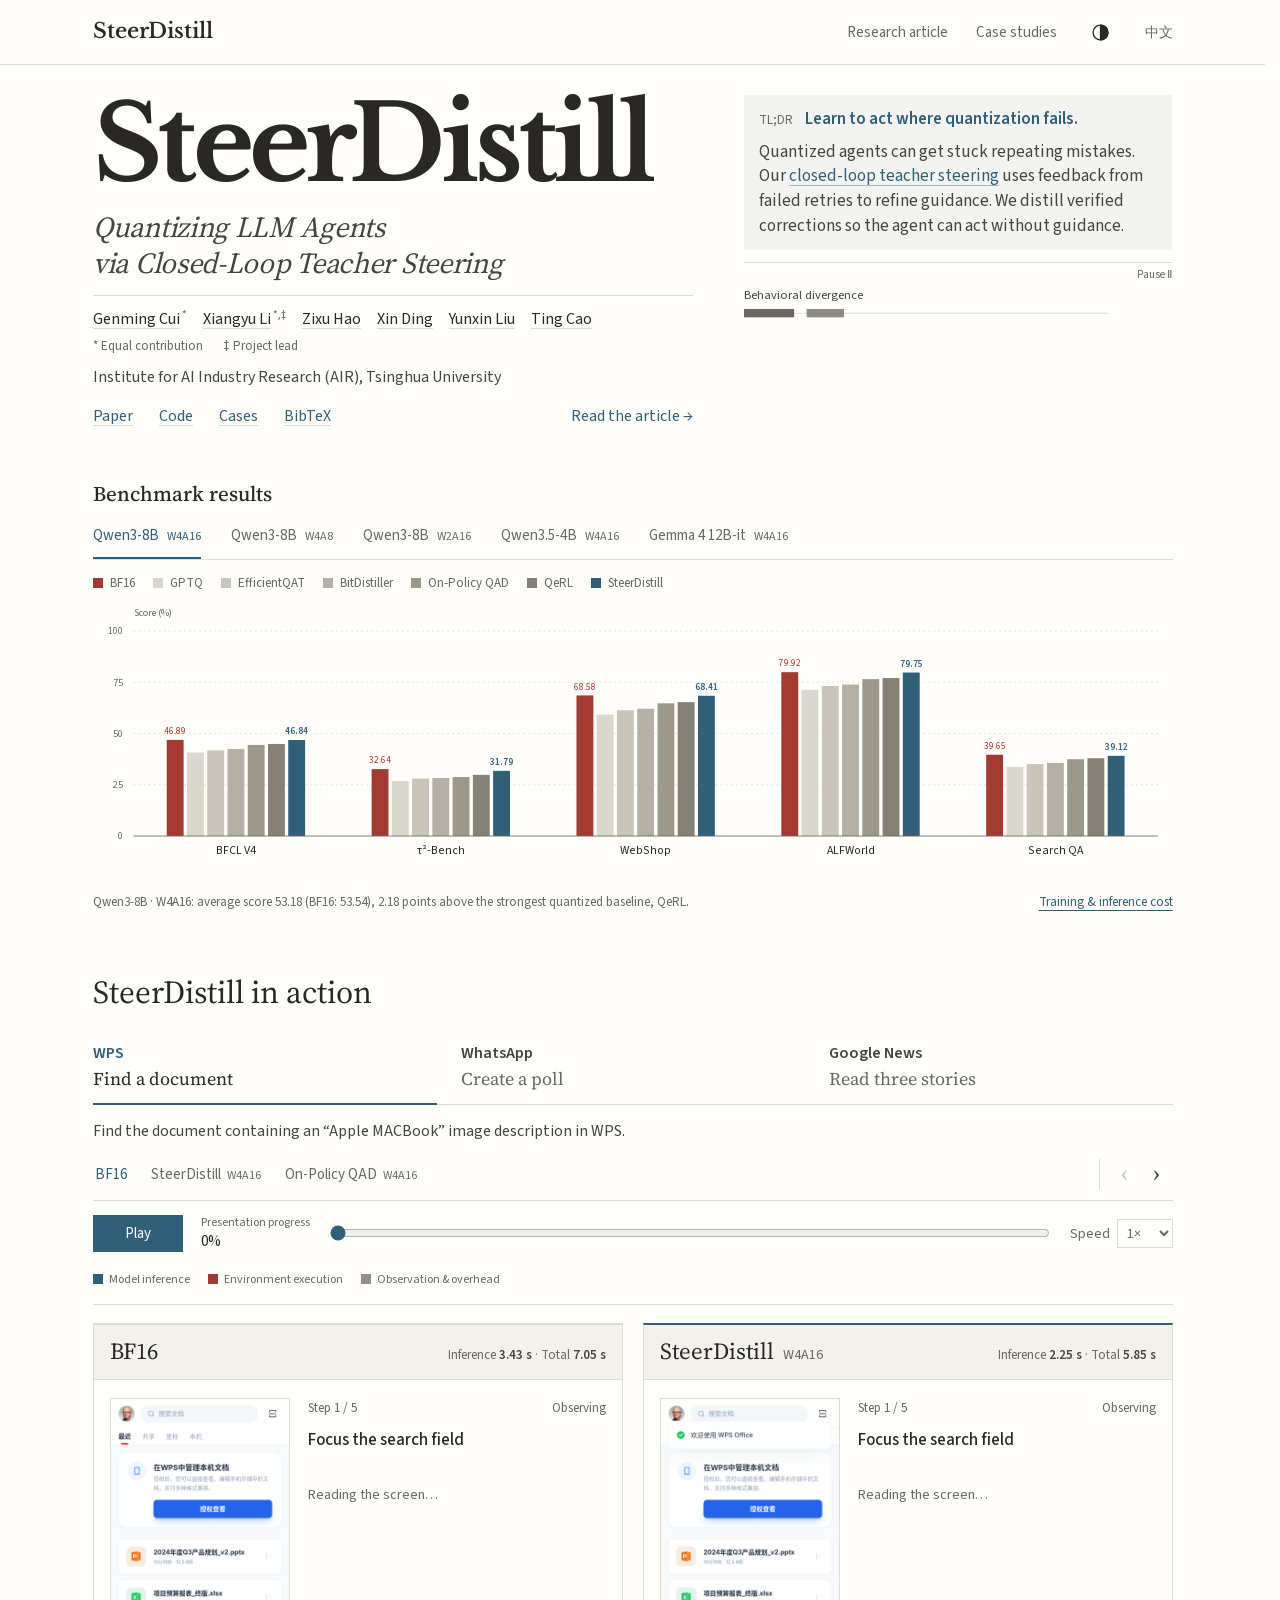
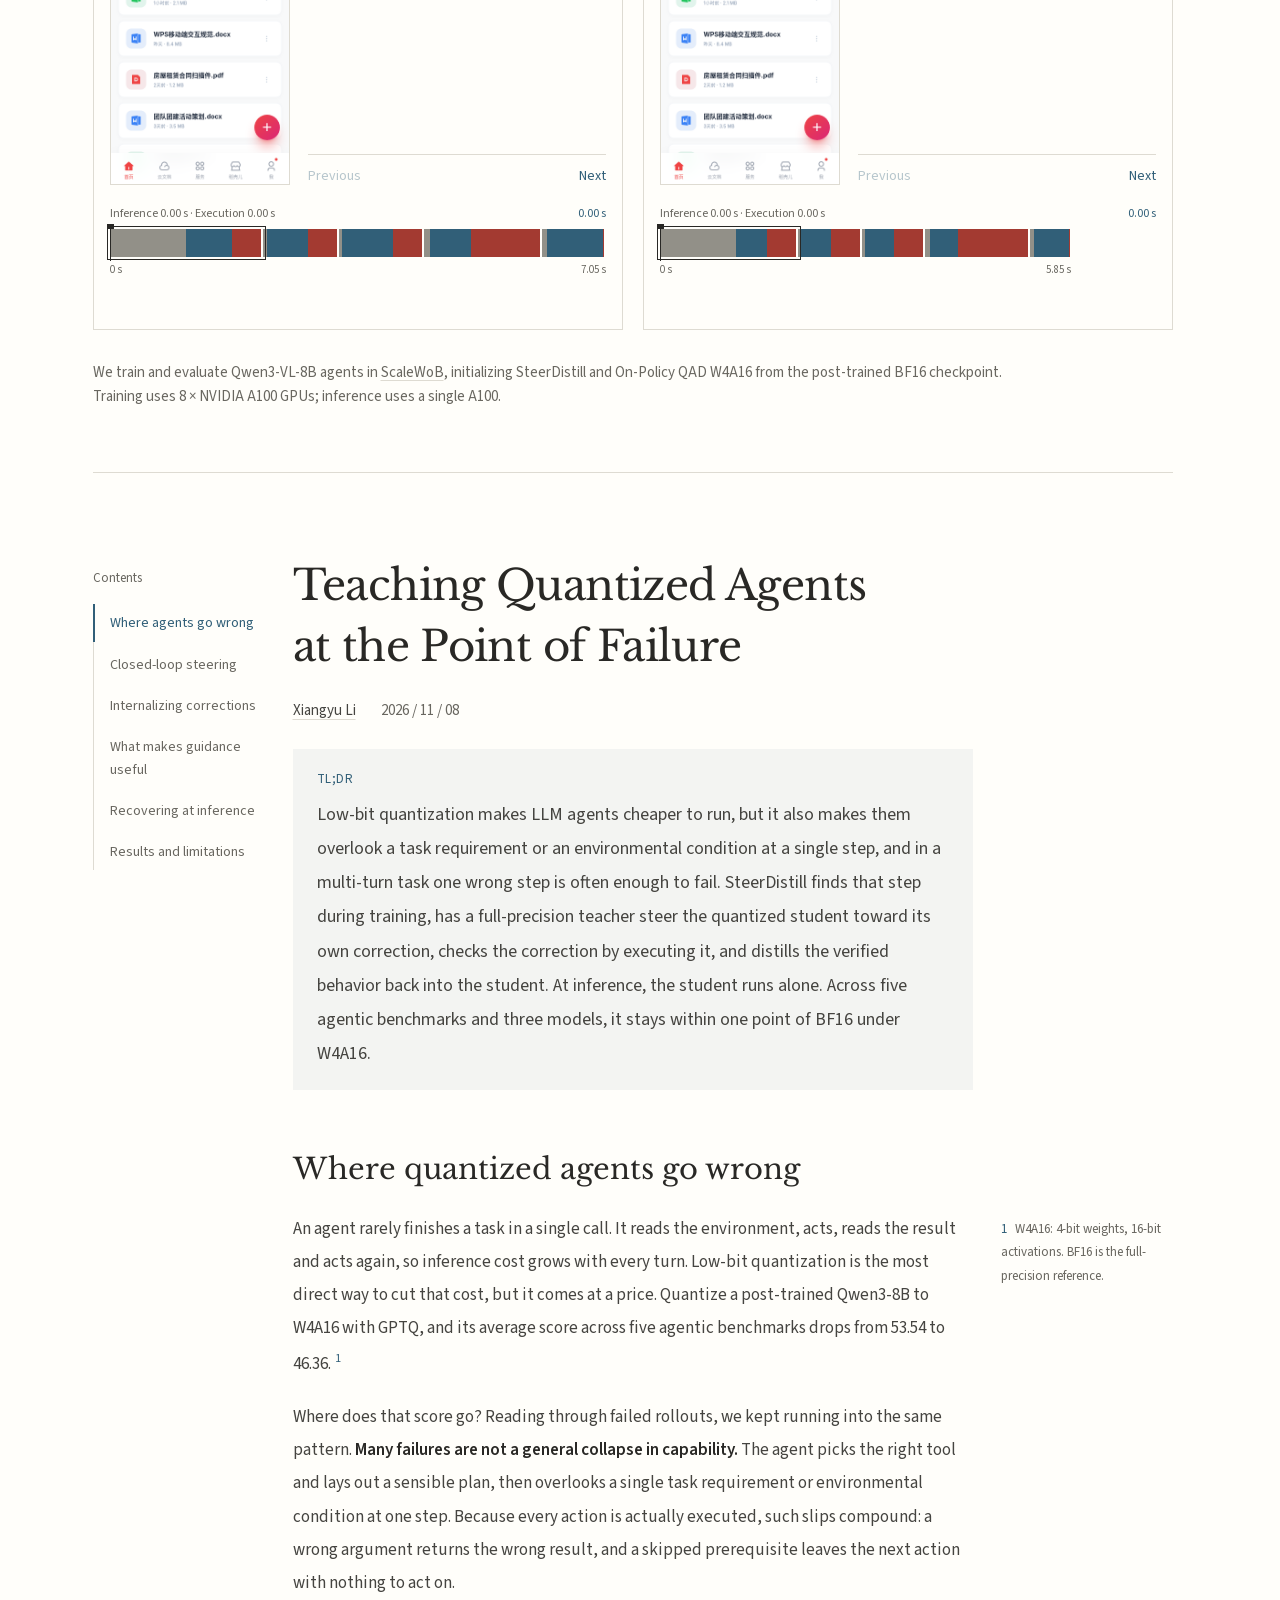
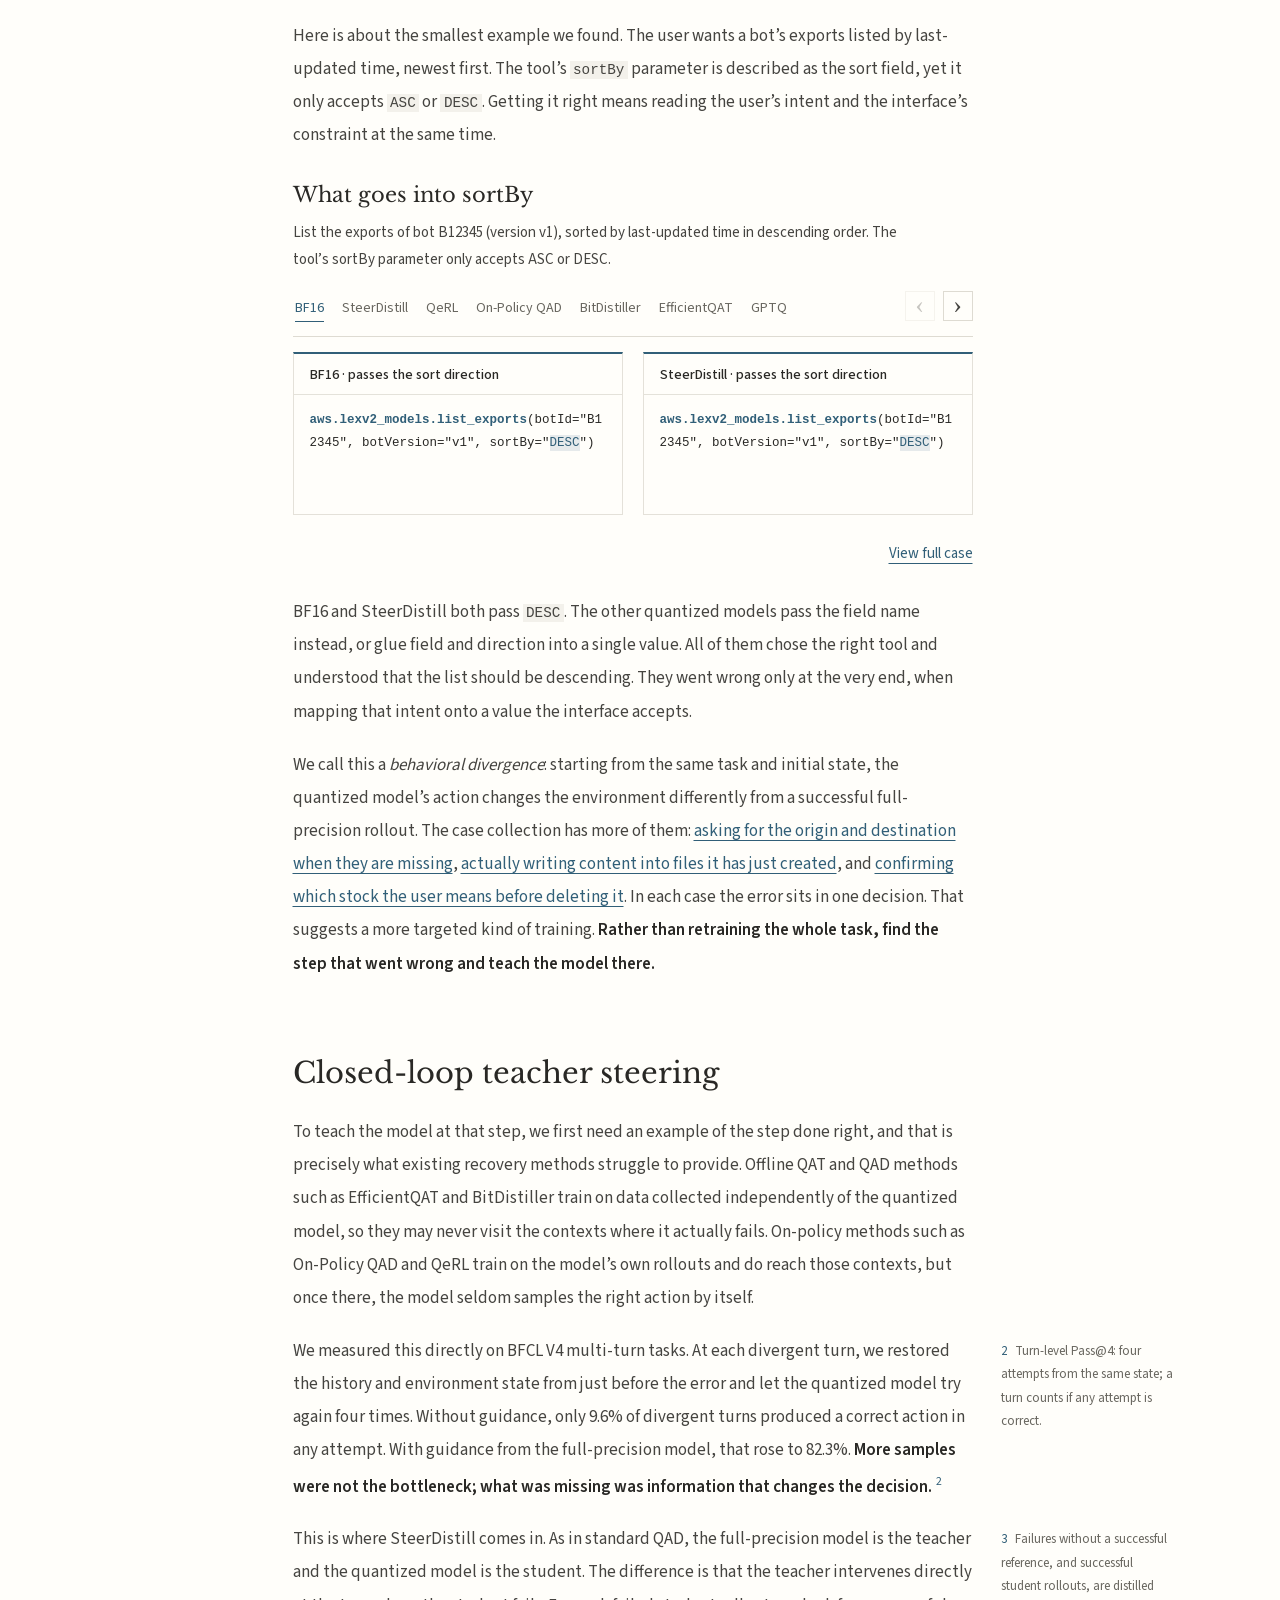
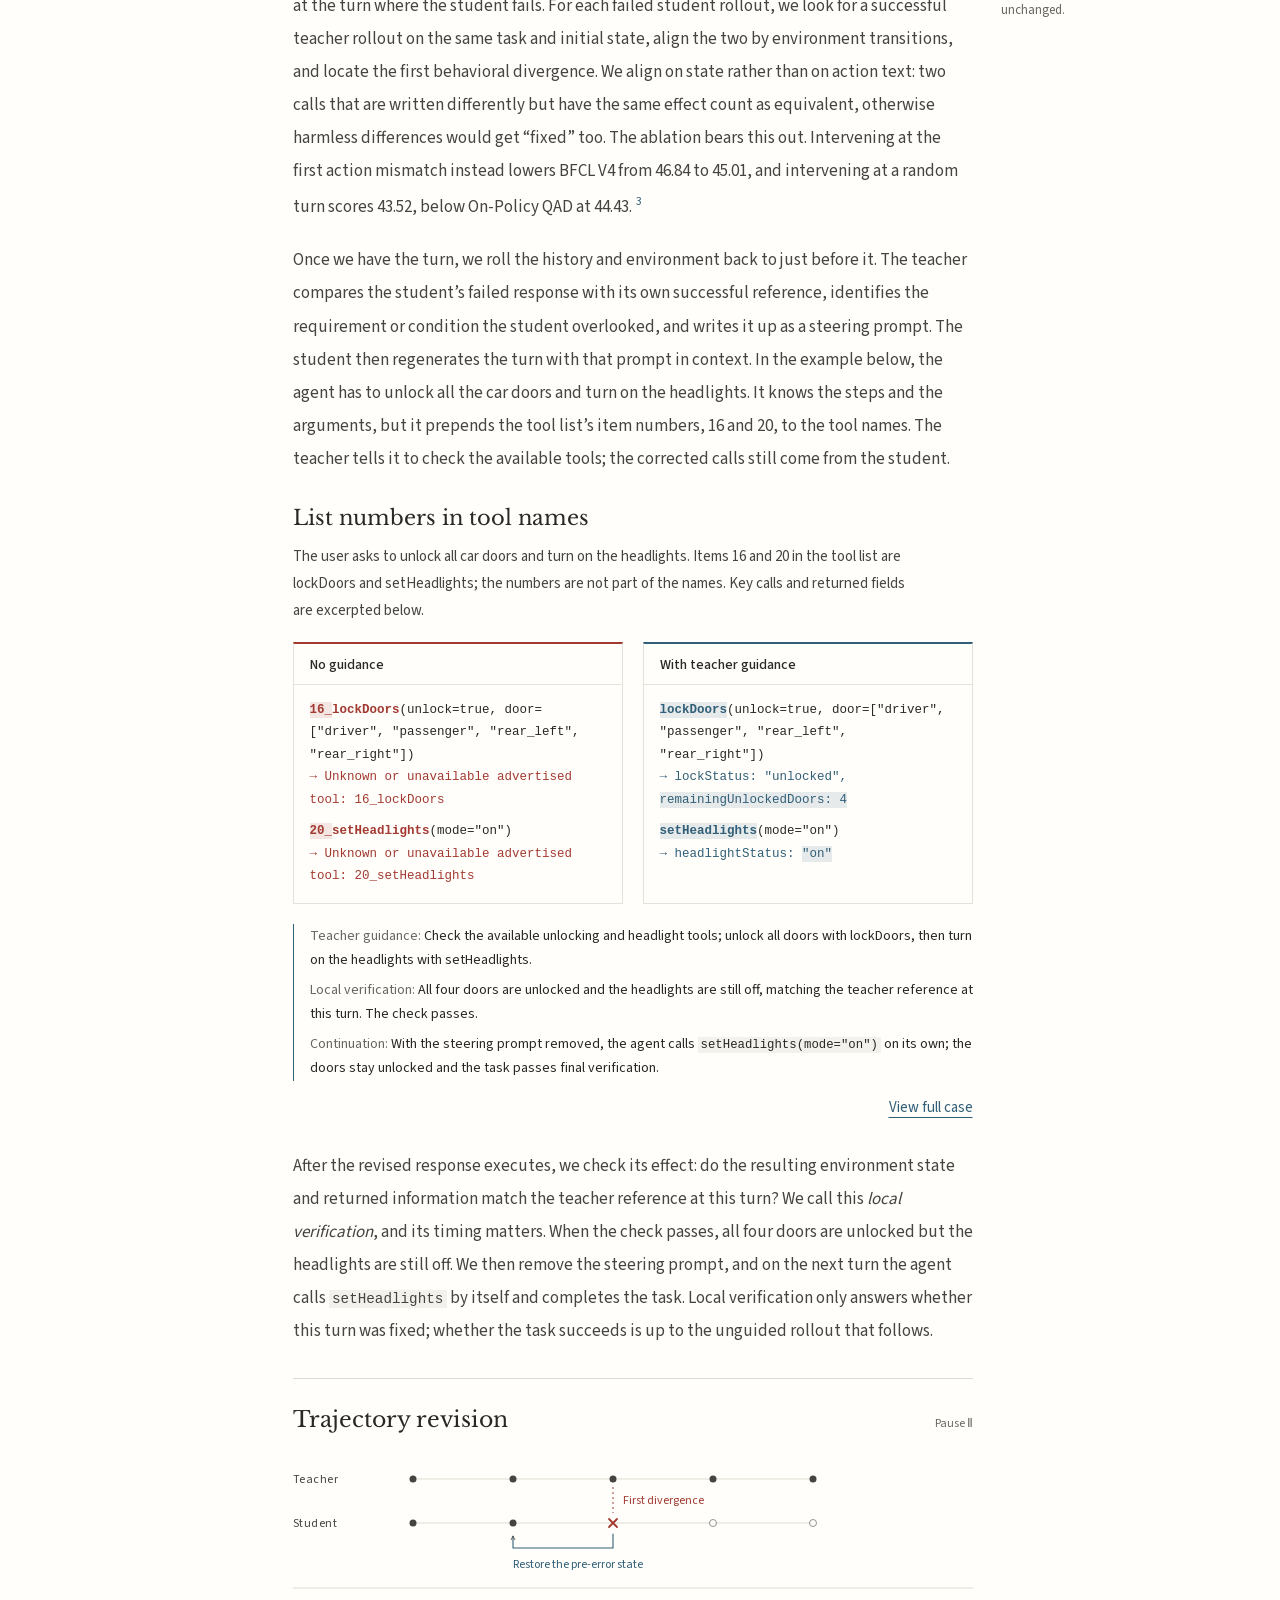
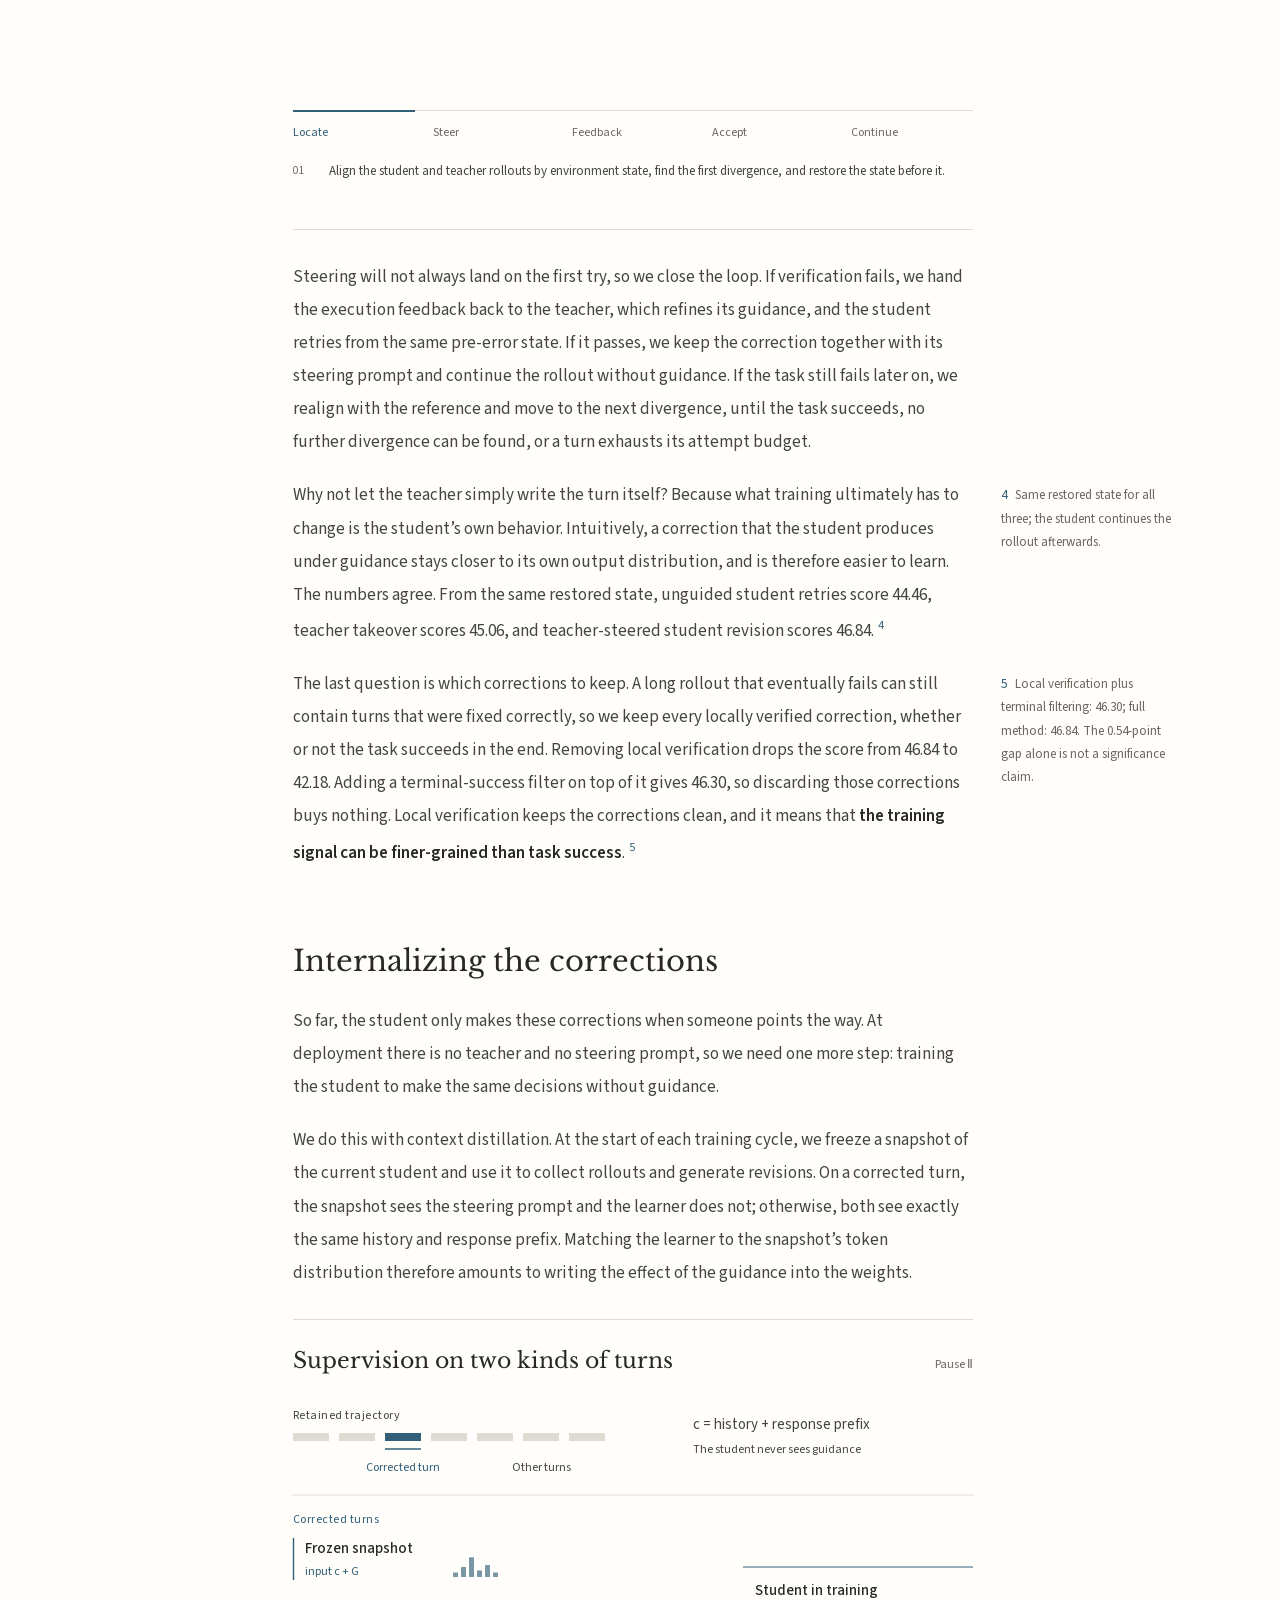
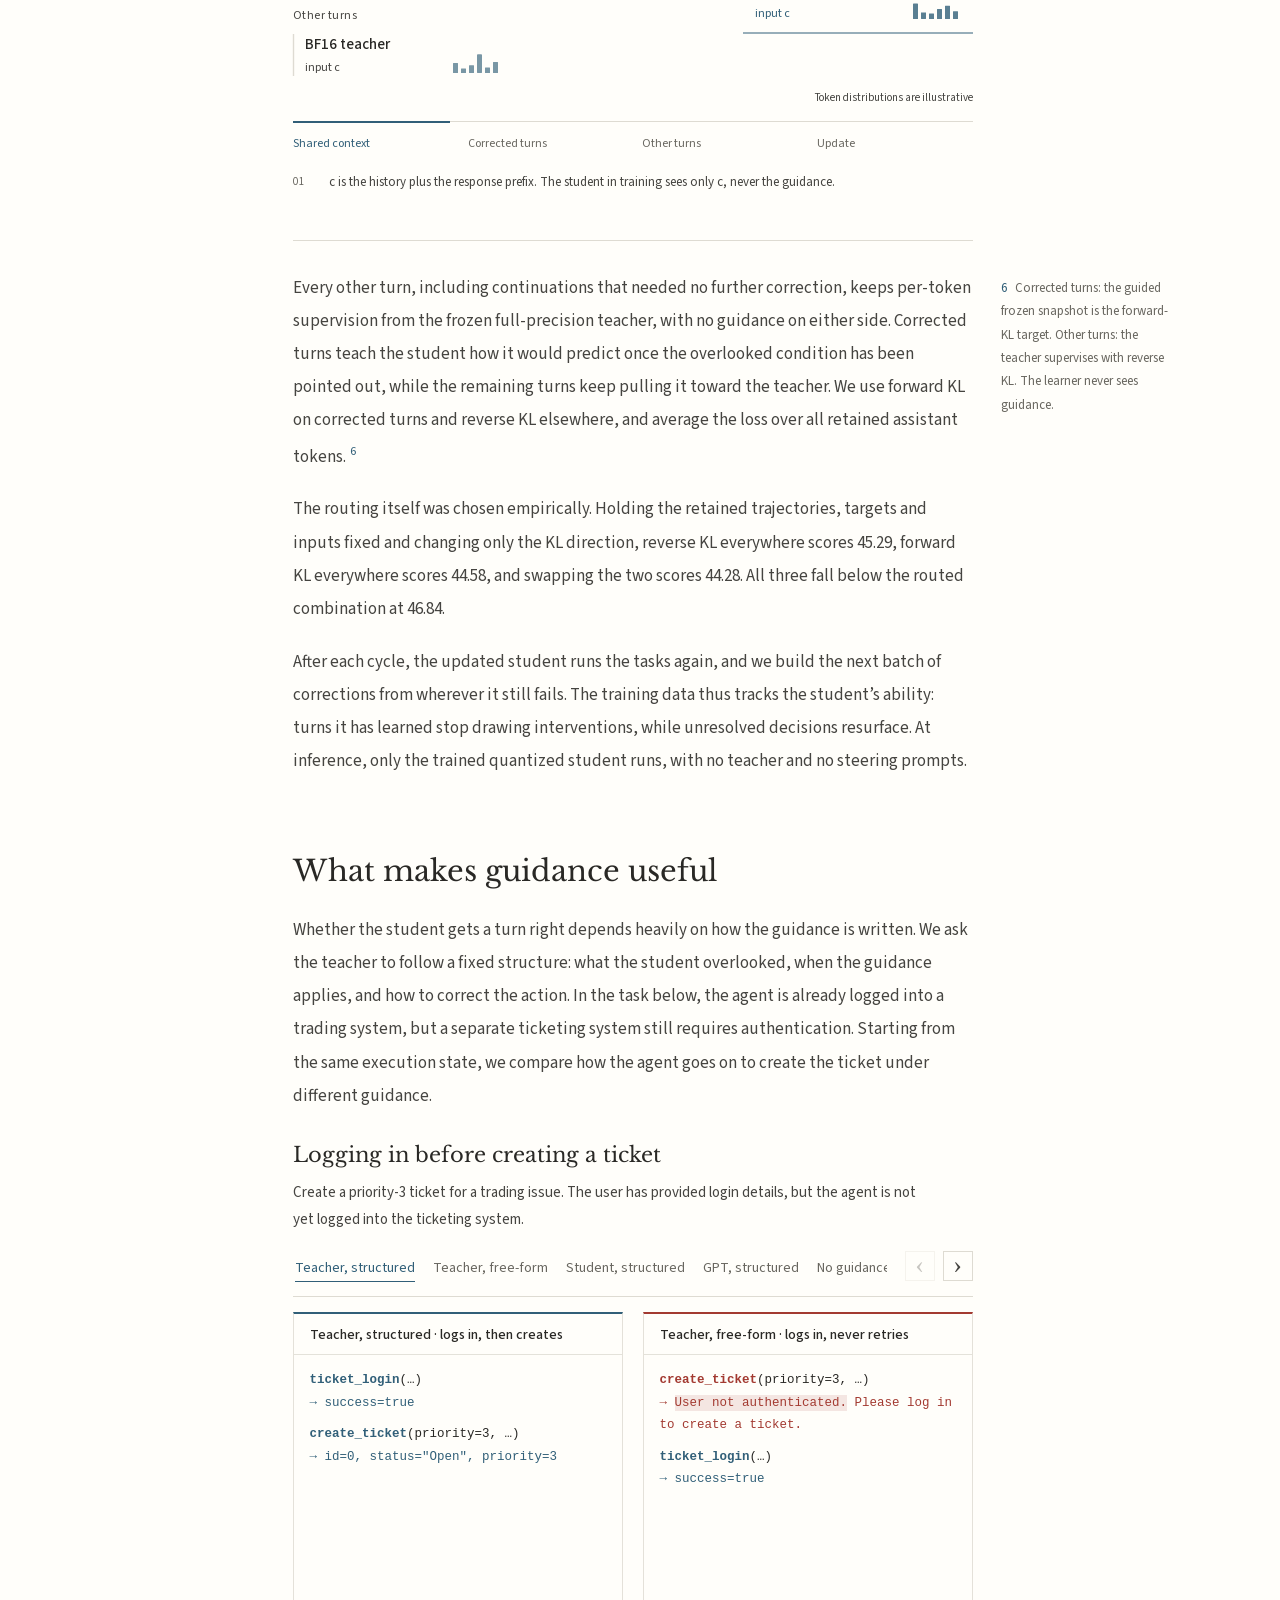
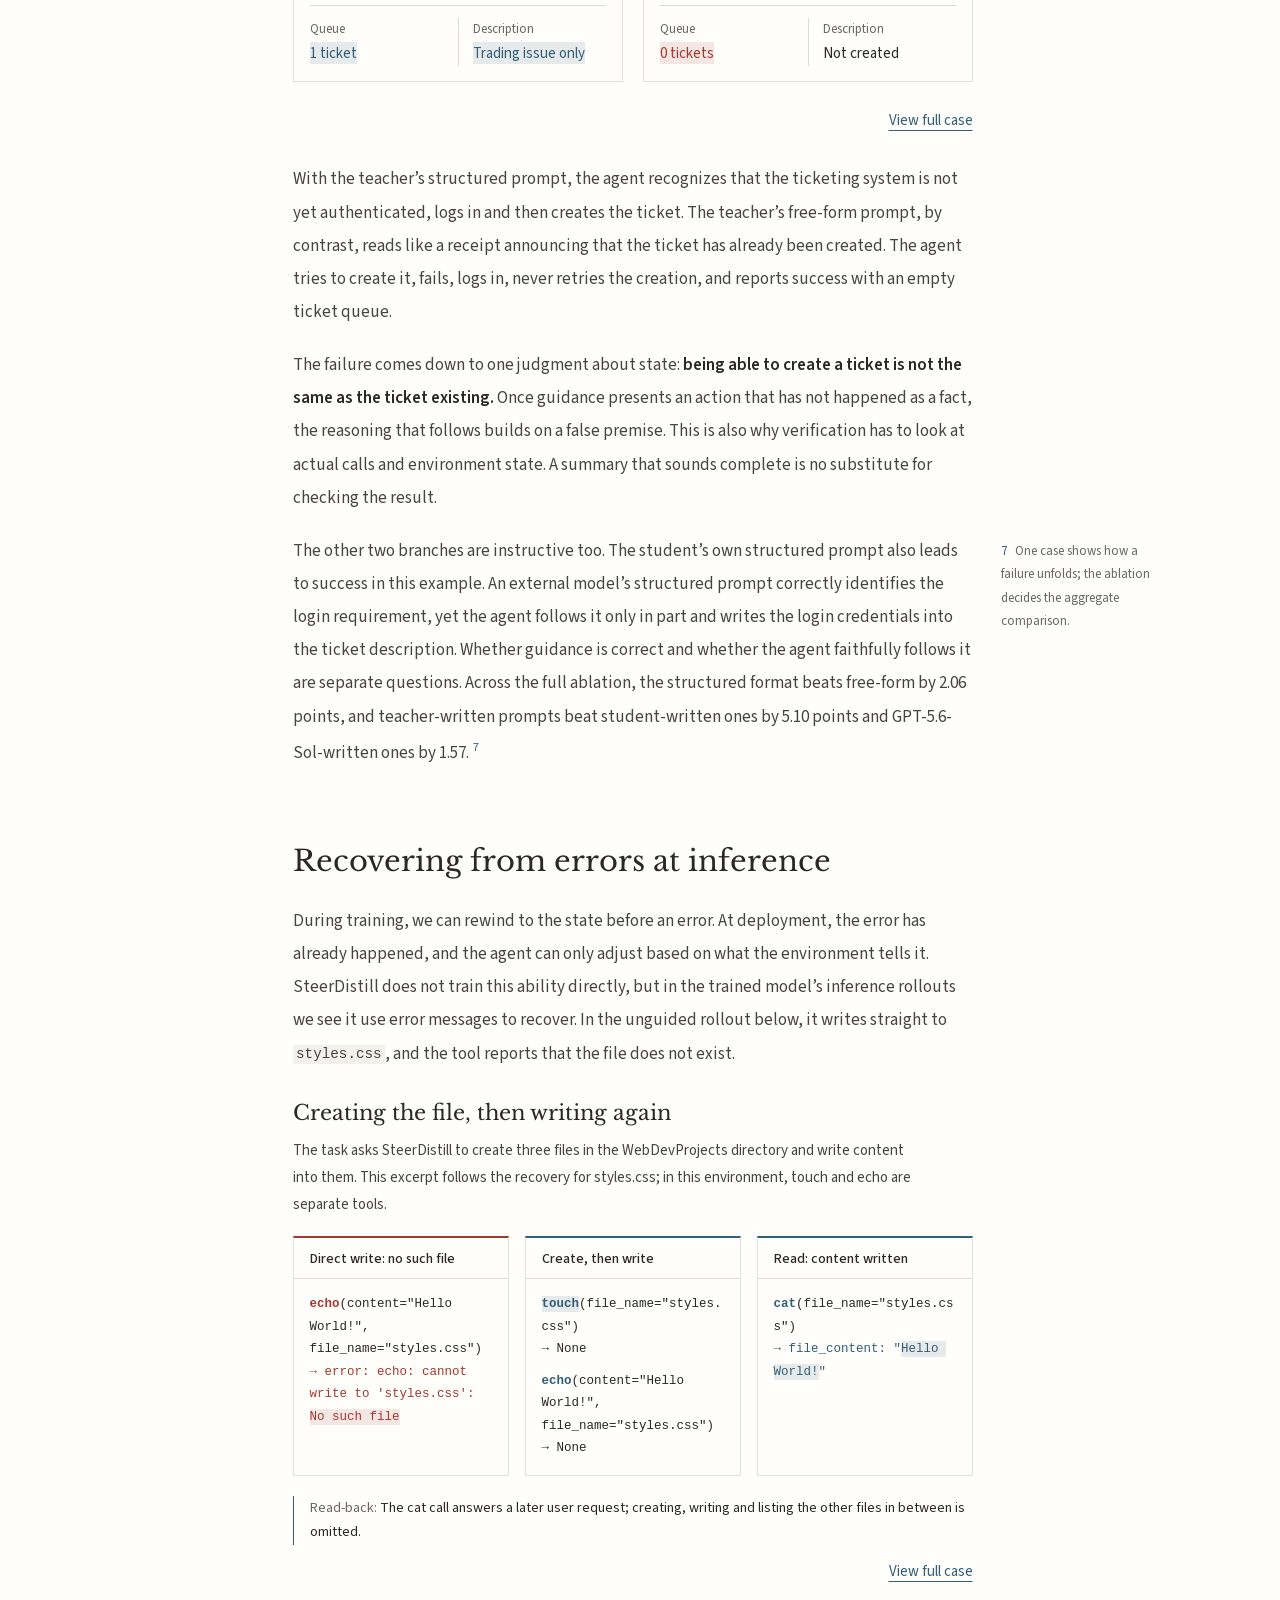
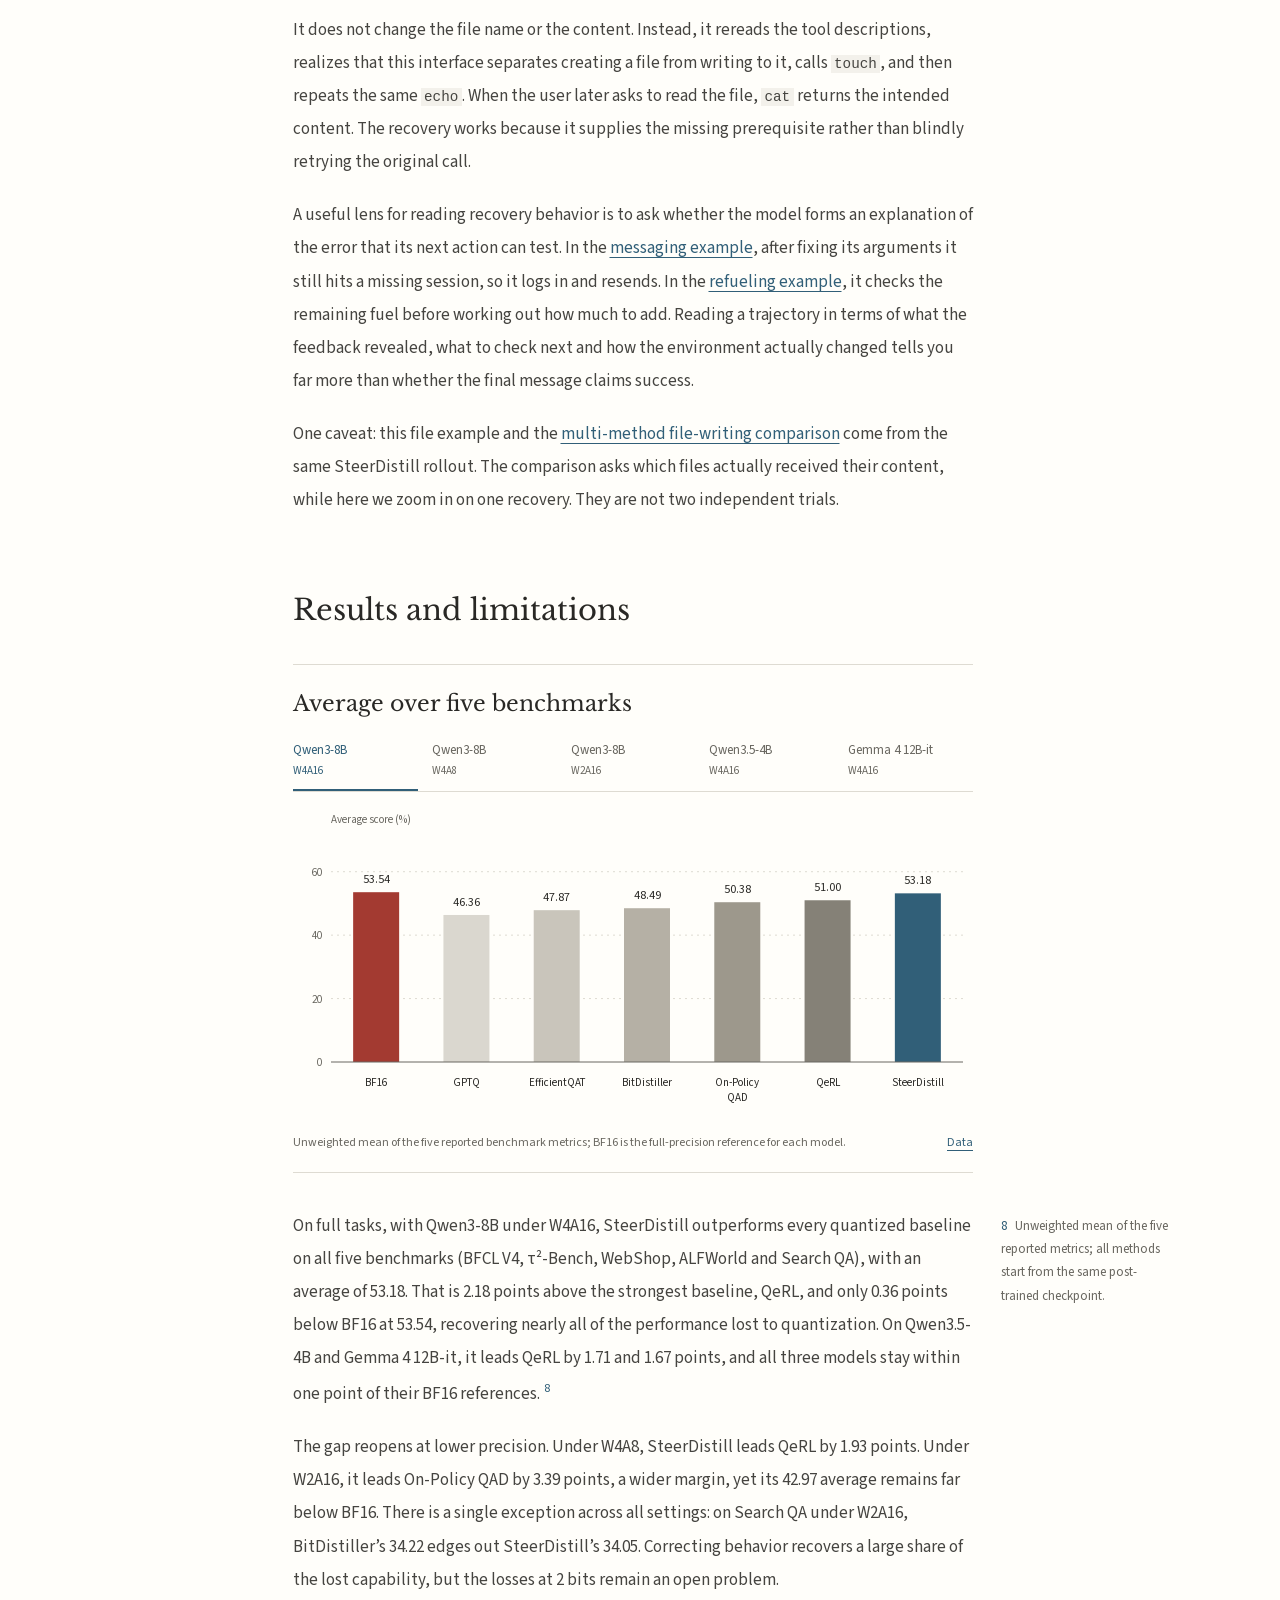
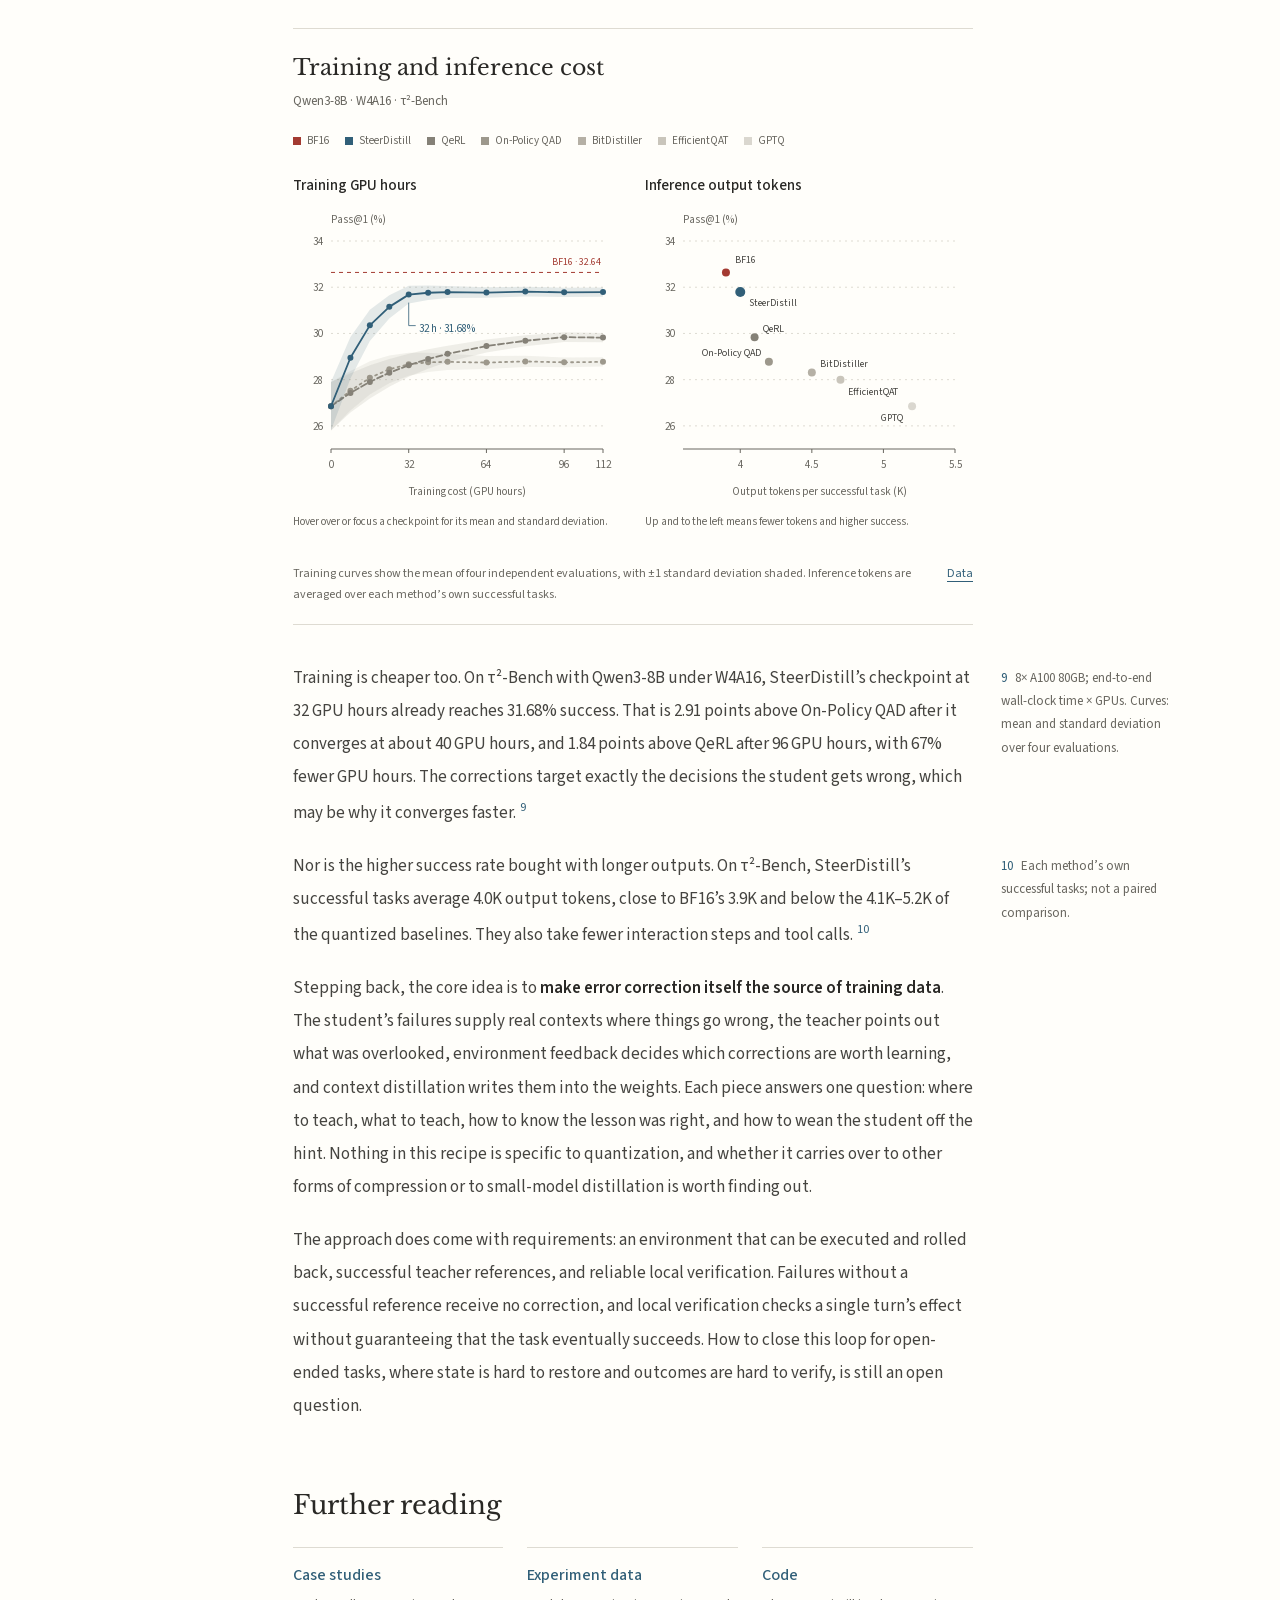
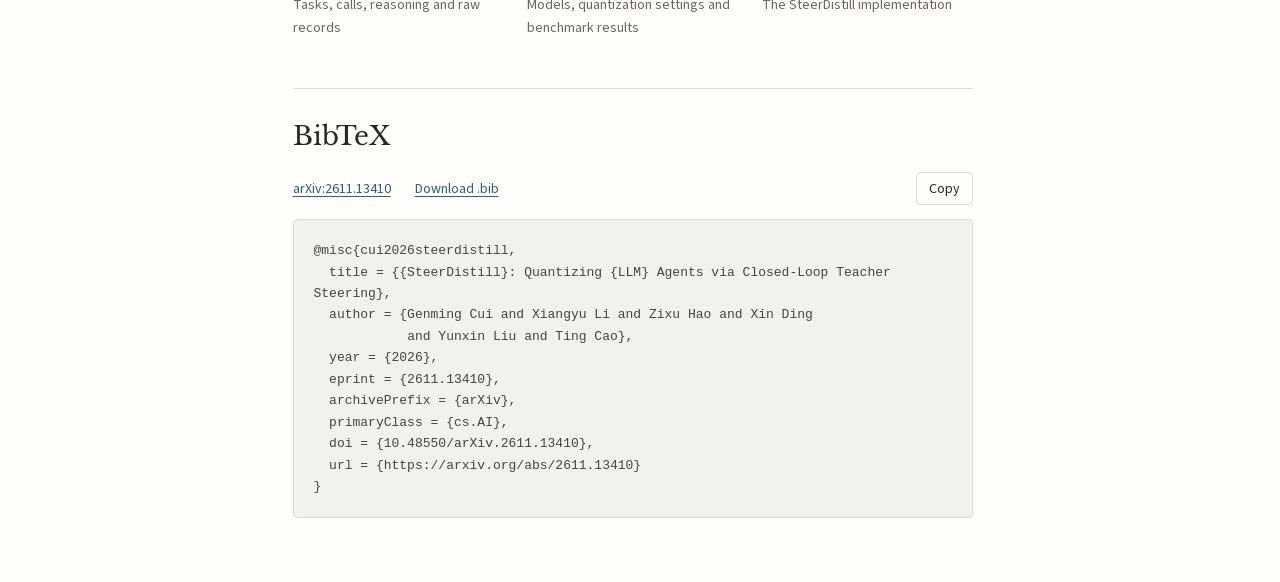
<file: index.html>
<!doctype html>
<!-- Generated by scripts/build-pages.mjs; edit site/templates and content JSON. -->
<html lang="en"><head><meta charset="utf-8"><meta name="viewport" content="width=device-width,initial-scale=1"><meta name="color-scheme" content="light dark"><title>SteerDistill: Quantizing LLM Agents via Closed-Loop Teacher Steering</title><style>/* Inline in the shared shell: no unstyled text before fonts and locale settle. */
html { background: var(--paper, #fffefa); }
html[data-theme="dark"] { background: var(--paper, #20221f); color-scheme: dark; }
html[data-fonts="loading"] body { visibility: hidden; }
html[data-fonts="skeleton"] .font-placeholder {
  color: transparent !important; text-shadow: none !important;
  background: var(--loading-ink, #e8e6df);
  border-radius: 2px; box-decoration-break: clone; -webkit-box-decoration-break: clone;
}
html[data-theme="dark"] { --loading-ink: #373933; }
html[data-fonts="skeleton"] svg text { visibility: hidden; }
/* A failed font request must not hide the page or trigger a late font swap. */
html[data-fonts="fallback"] body, html[data-fonts="fallback"] body * { font-family: Arial, "PingFang SC", sans-serif !important; }
html[data-fonts="fallback"] :is(h1,h2,h3,.site-brand) { font-family: Georgia, "Songti SC", serif !important; }
html[data-fonts="fallback"] :is(code,pre,.ev-code,.ev-code *) { font-family: monospace !important; }

/* Direct article entry is positioned before revealing the continuous surface. */
html[data-reading-entry="pending"] main{visibility:hidden}
</style><script>/* Runs before styles: all pages share one preference; absent or "system" follows the OS. */
(() => {
  const root = document.documentElement;
  let mode = 'system';
  try { const saved = localStorage.getItem('steerdistill-theme'); if (saved === 'light' || saved === 'dark') mode = saved; } catch {}
  root.dataset.themeMode = mode;
  root.dataset.theme = mode === 'system' ? (matchMedia('(prefers-color-scheme: dark)').matches ? 'dark' : 'light') : mode;
})();

document.documentElement.dataset.fonts="loading";</script><link rel="preload" href="fonts/latin/libre.woff2" as="font" type="font/woff2" crossorigin><link rel="preload" href="fonts/latin/serif.woff2" as="font" type="font/woff2" crossorigin><link rel="preload" href="fonts/latin/sans.woff2" as="font" type="font/woff2" crossorigin><link rel="stylesheet" href="site/home.css?v=a8b195b32019">
<link rel="stylesheet" href="site/cases/evidence-system.css?v=8c36795bbe4e">
<link rel="stylesheet" href="site/cases/article-embed.css?v=8668639e284d">
<link rel="stylesheet" href="site/article-content.css?v=389fa4d803e9">
<link rel="stylesheet" href="site/article.css?v=2f44f0d04859">
<link rel="stylesheet" href="site/article-motion.css?v=a5f9ad03f6a8">
<link rel="stylesheet" href="site/article-charts.css?v=f3276b0be0f8">
<link rel="stylesheet" href="site/demo-replay.css?v=b58396ed7069">
<link rel="stylesheet" href="site/fonts.css?v=701994e58fa0">
<link rel="stylesheet" href="site/site.css?v=69b7358df3b3">
<script defer src="site/locale.js?v=49bb7c17f9b7"></script>
<script defer src="site/cases/case-locale.js?v=5d96aa9e5488"></script>
<script defer src="site/cases/site-paths.js?v=e5d73d19b396"></script>
<script defer src="site/site.js?v=12977d0bf408"></script>
<script defer src="site/visibility.js?v=70049444aafc"></script>
<script defer src="site/home-locale.js?v=1ee1cbc27884"></script>
<script defer src="site/chart-data.js?v=b8c94f61c559"></script>
<script defer src="site/article-charts.js?v=8b8545dec243"></script>
<script defer src="site/cases/evidence-ui.js?v=c9cba35ed056"></script>
<script defer src="site/cases/article-embed.js?v=6dfb34ea83b6"></script>
<script defer src="site/article-motion.js?v=444f0ad2c91e"></script>
<script defer src="site/article.js?v=3546cfb9f86c"></script>
<script defer src="site/reading.js?v=bf203abd182a"></script>
<script defer src="site/benchmark.js?v=b0580dc58761"></script>
<script defer src="site/concept.js?v=572c74a6cf60"></script>
<script defer src="site/demo-timing.js?v=f4236b16fa7d"></script>
<script defer src="site/demo-replay.js?v=a03bde339ef6"></script>
<script defer src="site/demo-gallery.js?v=c109c1610322"></script>
<script defer src="site/citation.js?v=d50eda227ffa"></script>
<script defer src="site/home.js?v=8aa7fac4c827"></script></head><body class="site-page reading-site" data-page="home" data-layout="flow"><a class="site-skip" href="#content" data-i18n="跳到内容">跳到内容</a>
<header class="site-header" data-page="home">
  <div class="site-header-inner">
    <a class="site-brand" data-nav="home" href="">SteerDistill</a>
    <nav class="site-nav" aria-label="站点导航" data-i18n-aria="站点导航" lang="zh-CN">
      <a data-nav="article" href="article/" data-i18n="研究文章">研究文章</a>
      <a data-nav="cases" href="cases/" data-i18n="案例分析">案例分析</a>
    </nav>
    <button class="site-theme" type="button" aria-label="主题">
      <svg class="theme-auto" viewBox="0 0 24 24" aria-hidden="true"><circle cx="12" cy="12" r="8.5"/><path d="M12 3.5a8.5 8.5 0 0 1 0 17Z" fill="currentColor"/></svg>
      <svg class="theme-moon" viewBox="0 0 24 24" aria-hidden="true"><path d="M20.5 14.2A8.5 8.5 0 0 1 9.8 3.5a8.5 8.5 0 1 0 10.7 10.7Z"/></svg>
      <svg class="theme-sun" viewBox="0 0 24 24" aria-hidden="true"><circle cx="12" cy="12" r="4"/><path d="M12 2v2M12 20v2M2 12h2M20 12h2M5 5l1.5 1.5M17.5 17.5L19 19M5 19l1.5-1.5M17.5 6.5L19 5"/></svg>
    </button>
    <button class="site-language" type="button"></button>

  </div>
</header>

<main id="content"><div class="home-main" id="top">
<section class="press-hero"><div class="press-intro">
  <header class="paper-identity" lang="en">
    <h1 aria-label="SteerDistill: Quantizing LLM Agents via Closed-Loop Teacher Steering"><span class="paper-name">SteerDistill</span>
      <span class="paper-full-title">Quantizing LLM Agents<br class="title-break"> via Closed-Loop Teacher Steering</span></h1>
    <div class="paper-byline" aria-label="Authors"><span><a href="https://github.com/ustccuigm" target="_blank" rel="noopener noreferrer">Genming Cui</a><sup>*</sup></span><span><a href="https://xxxxyu.github.io/" target="_blank" rel="noopener noreferrer">Xiangyu Li</a><sup>*,‡</sup></span><span><a href="https://scholar.google.com/citations?user=5C9woXAAAAAJ" target="_blank" rel="noopener noreferrer">Zixu Hao</a></span><span><a href="https://xinding-bot.github.io/" target="_blank" rel="noopener noreferrer">Xin Ding</a></span><span><a href="https://yunxinliu.github.io/" target="_blank" rel="noopener noreferrer">Yunxin Liu</a></span><span><a href="https://tingcao952.github.io/" target="_blank" rel="noopener noreferrer">Ting Cao</a></span></div><p class="paper-author-notes"><span>* Equal contribution</span><span>‡ Project lead</span></p>
    <p class="paper-affiliation">Institute for AI Industry Research (AIR), Tsinghua University</p>
    <nav class="paper-resources" aria-label="Project resources">
      <!-- TODO: Add the checkpoint download link. -->
      <a href="https://arxiv.org/abs/2611.13410">Paper</a>
      <a href="https://github.com/air-embodied-brain/SteerDistill">Code</a>
      <a href="cases/">Cases</a>
      <a href="article/#bibtex">BibTeX</a>
      <a class="resource-read" href="article/">Read the article <span aria-hidden="true">→</span></a>
    </nav>

  </header>
  <div class="paper-overview"><div class="paper-tldr"><p class="tldr-heading"><span>TL;DR</span><strong data-home-text>Learn to act where quantization fails.</strong></p><p data-home-tldr>Quantized agents can get stuck repeating mistakes. Our <a href="article/#method">closed-loop teacher steering</a> uses feedback from failed retries to refine guidance. We distill verified corrections so the agent can act without guidance.</p></div><figure class="concept-motion" data-concept-motion aria-label="Training method overview" aria-describedby="concept-caption">
  <div class="concept-head"><button type="button" data-concept-play aria-pressed="true" aria-label="Pause method animation">Pause Ⅱ</button></div>
  <svg lang="en" viewBox="0 0 410 168" role="img" aria-label="Locate a behavioral divergence. Retry one student response from the same pre-error state and verify it locally. Failed local verification returns execution feedback to the teacher, which refines guidance from G to G prime. Distill the locally verified correction to act without guidance.">
    <g data-motion="locate-context"><text x="0" y="12">Behavioral divergence</text><path d="M0 26H348" class="concept-track"/></g>
    <rect x="0" y="22" width="48" height="8" class="decision neutral" data-motion="decision-1"/>
    <rect x="60" y="22" width="48" height="8" class="decision neutral" data-motion="decision-2"/>
    <rect x="120" y="22" width="48" height="8" class="decision neutral" data-motion="decision-3"/>
    <rect x="180" y="22" width="48" height="8" class="decision failed" data-motion="decision-4"/>
    <path d="M240 21L250 31M250 21L240 31" class="concept-cross" data-motion="failure"/>

    <text x="0" y="57" data-motion="guidance-label">Teacher guidance</text>
    <text x="180" y="57" data-motion="retry-label">Student retry</text>
    <text x="336" y="57" text-anchor="middle" data-motion="verify-label">Local verify</text>
    <path d="M4 63H104Q108 63 108 67V78Q108 82 104 82H62L54 88V82H4Q0 82 0 78V67Q0 63 4 63Z" class="guidance-bubble" data-motion="guidance"/>
    <text x="54" y="78" text-anchor="middle" class="guidance-symbol initial-guidance" data-motion="guidance-initial">G</text>
    <text x="54" y="78" text-anchor="middle" class="guidance-symbol" data-motion="guidance-refined">G′</text>
    <path d="M120 72H168" pathLength="1" class="concept-route" data-motion="to-agent"/>
    <path d="M164 69L168 72L164 75" class="concept-route" data-motion="to-agent-tip"/>
    <rect x="180" y="68" width="48" height="8" class="decision failed retry-failed" data-motion="retry-failed"/>
    <rect x="180" y="68" width="48" height="8" class="decision" data-motion="retry-corrected"/>
    <path d="M240 72H319" pathLength="1" class="concept-route" data-motion="to-verify"/>
    <path d="M315 69L319 72L315 75" class="concept-route" data-motion="to-verify-tip"/>
    <path d="M331 67L341 77M341 67L331 77" class="concept-cross verify-failed" data-motion="verify-failed"/>
    <path d="M329 72L335 78L347 65" pathLength="1" class="concept-route" data-motion="verified"/>

    <path d="M336 84V105Q336 112 329 112H61Q54 112 54 105V92" pathLength="1" class="concept-feedback" data-motion="feedback"/>
    <path d="M51 96L54 92L57 96" class="concept-feedback" data-motion="feedback-tip"/>
    <text x="195" y="103" text-anchor="middle" class="concept-feedback-label" data-motion="feedback-label">Execution feedback · refine guidance</text>
    <path d="M359 72H388Q396 72 396 80V145Q396 153 388 153H366" pathLength="1" class="concept-route" data-motion="retain"/>
    <path d="M370 150L366 153L370 156" class="concept-route" data-motion="retain-tip"/>
    <text x="385" y="103" text-anchor="end" class="concept-distill-label" data-motion="distill-label">Distill</text>

    <g data-motion="learn-context"><text x="0" y="140">Act without guidance</text><path d="M0 153H348" class="concept-track"/></g>
    <rect x="0" y="149" width="48" height="8" class="decision" data-motion="learn-1"/>
    <rect x="60" y="149" width="48" height="8" class="decision" data-motion="learn-2"/>
    <rect x="120" y="149" width="48" height="8" class="decision" data-motion="learn-3"/>
    <rect x="180" y="149" width="48" height="8" class="decision" data-motion="learn-4"/>
    <rect x="240" y="149" width="48" height="8" class="decision" data-motion="learn-5"/>
    <rect x="300" y="149" width="48" height="8" class="decision" data-motion="learn-6"/>
  </svg>
  <span id="concept-caption" hidden>Teacher guidance is refined from execution feedback. Only locally verified corrections proceed to distillation.</span>
</figure></div>
</div>
<figure class="press-chart" data-press-chart="grouped"><div class="press-figure-head" id="benchmark-results"><strong><a class="section-link" href="#benchmark-results">Benchmark results</a></strong></div><div class="press-chart-tools"><div class="press-models" role="group" aria-label="Model and precision settings"><button data-press-model="Qwen3-8B" data-press-precision="W4A16" aria-pressed="true">Qwen3-8B<span>W4A16</span></button><button data-press-model="Qwen3-8B" data-press-precision="W4A8" aria-pressed="false">Qwen3-8B<span>W4A8</span></button><button data-press-model="Qwen3-8B" data-press-precision="W2A16" aria-pressed="false">Qwen3-8B<span>W2A16</span></button><button data-press-model="Qwen3.5-4B" data-press-precision="W4A16" aria-pressed="false">Qwen3.5-4B<span>W4A16</span></button><button data-press-model="Gemma 4 12B-it" data-press-precision="W4A16" aria-pressed="false">Gemma 4 12B-it<span>W4A16</span></button></div></div><div class="press-legend" aria-label="Methods"></div><div class="press-plot" aria-live="polite"></div><figcaption class="press-caption"><span data-press-summary></span><a data-home-text href="article/#results">Training & inference cost</a></figcaption></figure></section>
<section class="task-demos" id="demo" aria-labelledby="demo-title">
  <header class="demo-heading" id="steerdistill-in-action"><h2 id="demo-title"><a class="section-link" href="#steerdistill-in-action"><span data-home-text>SteerDistill in action</span></a></h2></header>
  <div class="demo-gallery" data-demo-gallery="demos/catalog.json"><p data-home-text role="status">Loading the interactive replay…</p><noscript>Enable JavaScript to explore the recorded decisions and screen actions.</noscript></div>
</section>
</div>
<section class="post-surface" data-article-surface>
<div class="post-layout"><aside class="post-toc"><details open><summary><span data-lang="zh" lang="zh-CN">目录</span><span data-lang="en" lang="en">Contents</span></summary><nav aria-label="目录" data-i18n-aria="目录"><a href="#problem"><span data-lang="zh" lang="zh-CN">量化 Agent 的行为分歧</span><span data-lang="en" lang="en">Where agents go wrong</span></a><a href="#method"><span data-lang="zh" lang="zh-CN">闭环 Teacher 指导</span><span data-lang="en" lang="en">Closed-loop steering</span></a><a href="#learning"><span data-lang="zh" lang="zh-CN">用上下文蒸馏内化修正</span><span data-lang="en" lang="en">Internalizing corrections</span></a><a href="#guidance"><span data-lang="zh" lang="zh-CN">指导的格式与来源</span><span data-lang="en" lang="en">What makes guidance useful</span></a><a href="#recovery"><span data-lang="zh" lang="zh-CN">推理时的错误恢复</span><span data-lang="en" lang="en">Recovering at inference</span></a><a href="#results"><span data-lang="zh" lang="zh-CN">实验结果与局限</span><span data-lang="en" lang="en">Results and limitations</span></a></nav></details></aside>
<article class="post-article" id="article-start"><header class="post-heading"><h1><a class="section-link" href="#article-start"><span data-lang="zh" lang="zh-CN" data-title="闭环 Teacher 指导：恢复量化 Agent 的行动能力">闭环 Teacher 指导：<br>恢复量化 Agent 的行动能力</span><span data-lang="en" lang="en" data-title="Teaching Quantized Agents at the Point of Failure">Teaching Quantized Agents<br>at the Point of Failure</span></a></h1><p class="post-byline"><a rel="author" href="https://xxxxyu.github.io/">Xiangyu Li</a><time datetime="2026-11-08">2026 / 11 / 08</time></p><div class="post-tldr"><p class="post-tldr-label">TL;DR</p><p class="post-intro"><span data-lang="zh" lang="zh-CN">低比特量化降低了 Agent 的推理开销，却常使模型在某个关键步骤上忽略任务要求或环境条件，进而导致整个任务失败。SteerDistill 在训练中定位这些步骤，由全精度 Teacher 给出针对性指导，量化后的 Student 据此自行修正；修正是否有效由执行结果判定，未通过时 Teacher 再根据反馈细化指导。经过核验的修正最终通过蒸馏内化到参数中，部署时不再需要 Teacher 和指导。在三个模型、五个 Agent benchmark 上，W4A16 的平均分与 BF16 相差不到 1 分。</span><span data-lang="en" lang="en">Low-bit quantization makes LLM agents cheaper to run, but it also makes them overlook a task requirement or an environmental condition at a single step, and in a multi-turn task one wrong step is often enough to fail. SteerDistill finds that step during training, has a full-precision teacher steer the quantized student toward its own correction, checks the correction by executing it, and distills the verified behavior back into the student. At inference, the student runs alone. Across five agentic benchmarks and three models, it stays within one point of BF16 under W4A16.</span></p></div></header>
<div id="main-article" class="zh-article"><p class="article-loading"><span data-lang="zh" lang="zh-CN">正在载入文章…</span><span data-lang="en" lang="en">Loading the article…</span></p><noscript><span data-lang="zh" lang="zh-CN">请开启 JavaScript 阅读正文与交互案例。</span><span data-lang="en" lang="en">Enable JavaScript to read the article and its interactive cases.</span></noscript></div>
<section class="paper-citation" id="bibtex" aria-labelledby="bibtex-title">
  <h2 id="bibtex-title"><a class="section-link" href="#bibtex">BibTeX</a></h2>
  <div class="citation-actions">
    <a href="https://arxiv.org/abs/2611.13410">arXiv:2611.13410</a>
    <a href="CITATION.bib" download><span data-lang="zh">下载 .bib</span><span data-lang="en">Download .bib</span></a>
    <button type="button" data-copy-citation aria-live="polite" hidden><span data-lang="zh">复制</span><span data-lang="en">Copy</span></button>
  </div>
  <pre tabindex="0" aria-label="BibTeX"><code data-citation>@misc{cui2026steerdistill,
  title = {{SteerDistill}: Quantizing {LLM} Agents via Closed-Loop Teacher Steering},
  author = {Genming Cui and Xiangyu Li and Zixu Hao and Xin Ding
            and Yunxin Liu and Ting Cao},
  year = {2026},
  eprint = {2611.13410},
  archivePrefix = {arXiv},
  primaryClass = {cs.AI},
  doi = {10.48550/arXiv.2611.13410},
  url = {https://arxiv.org/abs/2611.13410}
}</code></pre>
</section>
</article></div></section>
</main>

<script>/* Inlined at the end of the body. Temporary text masks follow OxyGen's loading
   treatment; bounded fallback keeps the reader usable when fonts fail. */
(() => {
  const root = document.documentElement;
  const excluded = 'script,style,noscript,svg,textarea,option,.font-placeholder';
  function mask(node) {
    const walker = document.createTreeWalker(node, NodeFilter.SHOW_TEXT);
    const nodes = [];
    while (walker.nextNode()) {
      const text = walker.currentNode;
      if (text.textContent.trim() && !text.parentElement?.closest(excluded)) nodes.push(text);
    }
    for (const text of nodes) {
      const span = document.createElement('span'); span.className = 'font-placeholder';
      text.replaceWith(span); span.append(text);
    }
  }
  mask(document.body);
  root.dataset.fonts = 'skeleton';
  const observer = new MutationObserver(() => { observer.disconnect(); mask(document.body); observe(); });
  function observe() { observer.observe(document.body, {subtree:true,childList:true,characterData:true}); }
  observe();
  let done = false;
  function reveal(state) {
    if (done) return; done = true; clearTimeout(timeout); observer.disconnect();
    document.querySelectorAll('.font-placeholder').forEach(span => span.replaceWith(...span.childNodes));
    root.dataset.fonts = state;
    performance.mark('site-text-ready');
  }
  const timeout = setTimeout(() => reveal('fallback'), 4000);
  const dom = new Promise(resolve => document.addEventListener('DOMContentLoaded', resolve, {once:true}));
  const faces = ['16px Libre','16px SourceSans','600 16px SourceSans','16px SourceSerif'];
  if (document.querySelector('.home-main')) faces.push('700 16px LibreDisplay');
  const fonts = document.fonts ? Promise.all(faces.map(face => document.fonts.load(face, 'SteerDistill'))) : Promise.reject();
  Promise.all([dom, fonts]).then(() => reveal('ready'), () => dom.then(() => reveal('fallback')));
})();
</script>
</body></html>
</file>
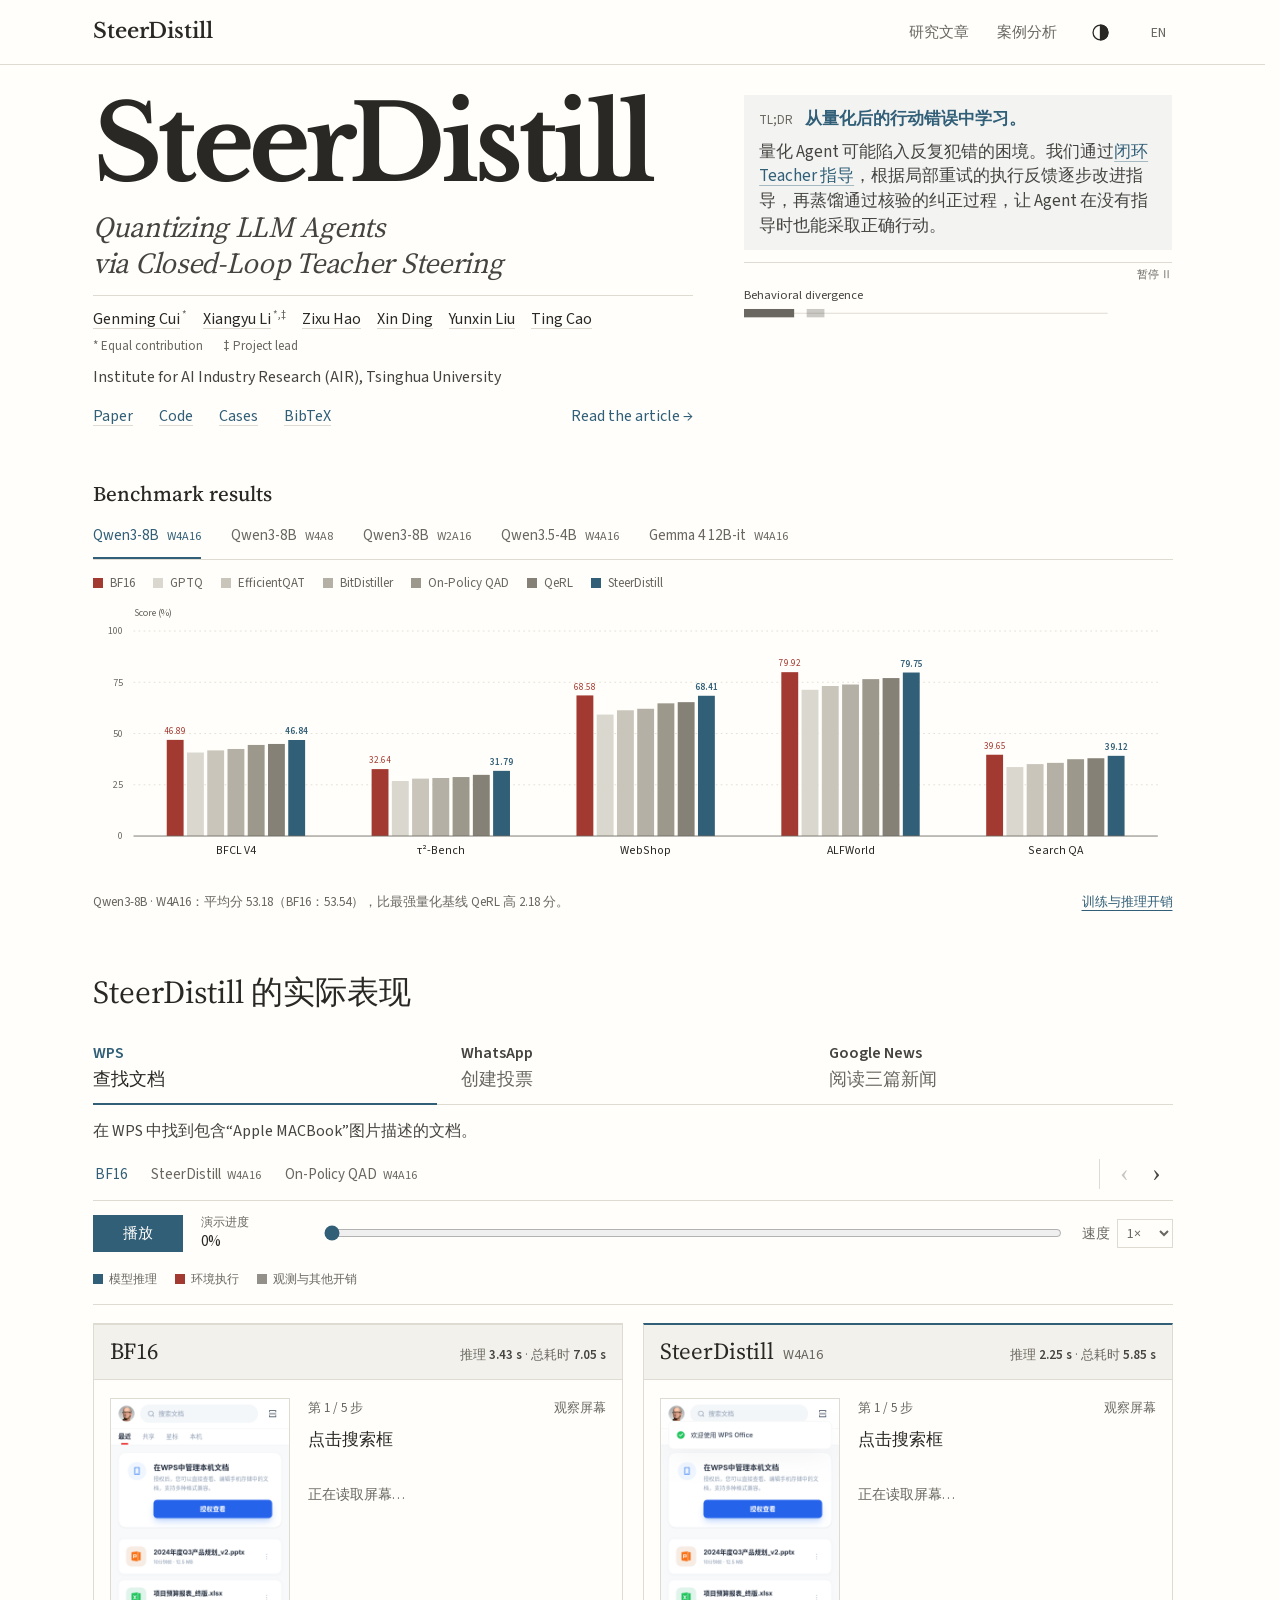
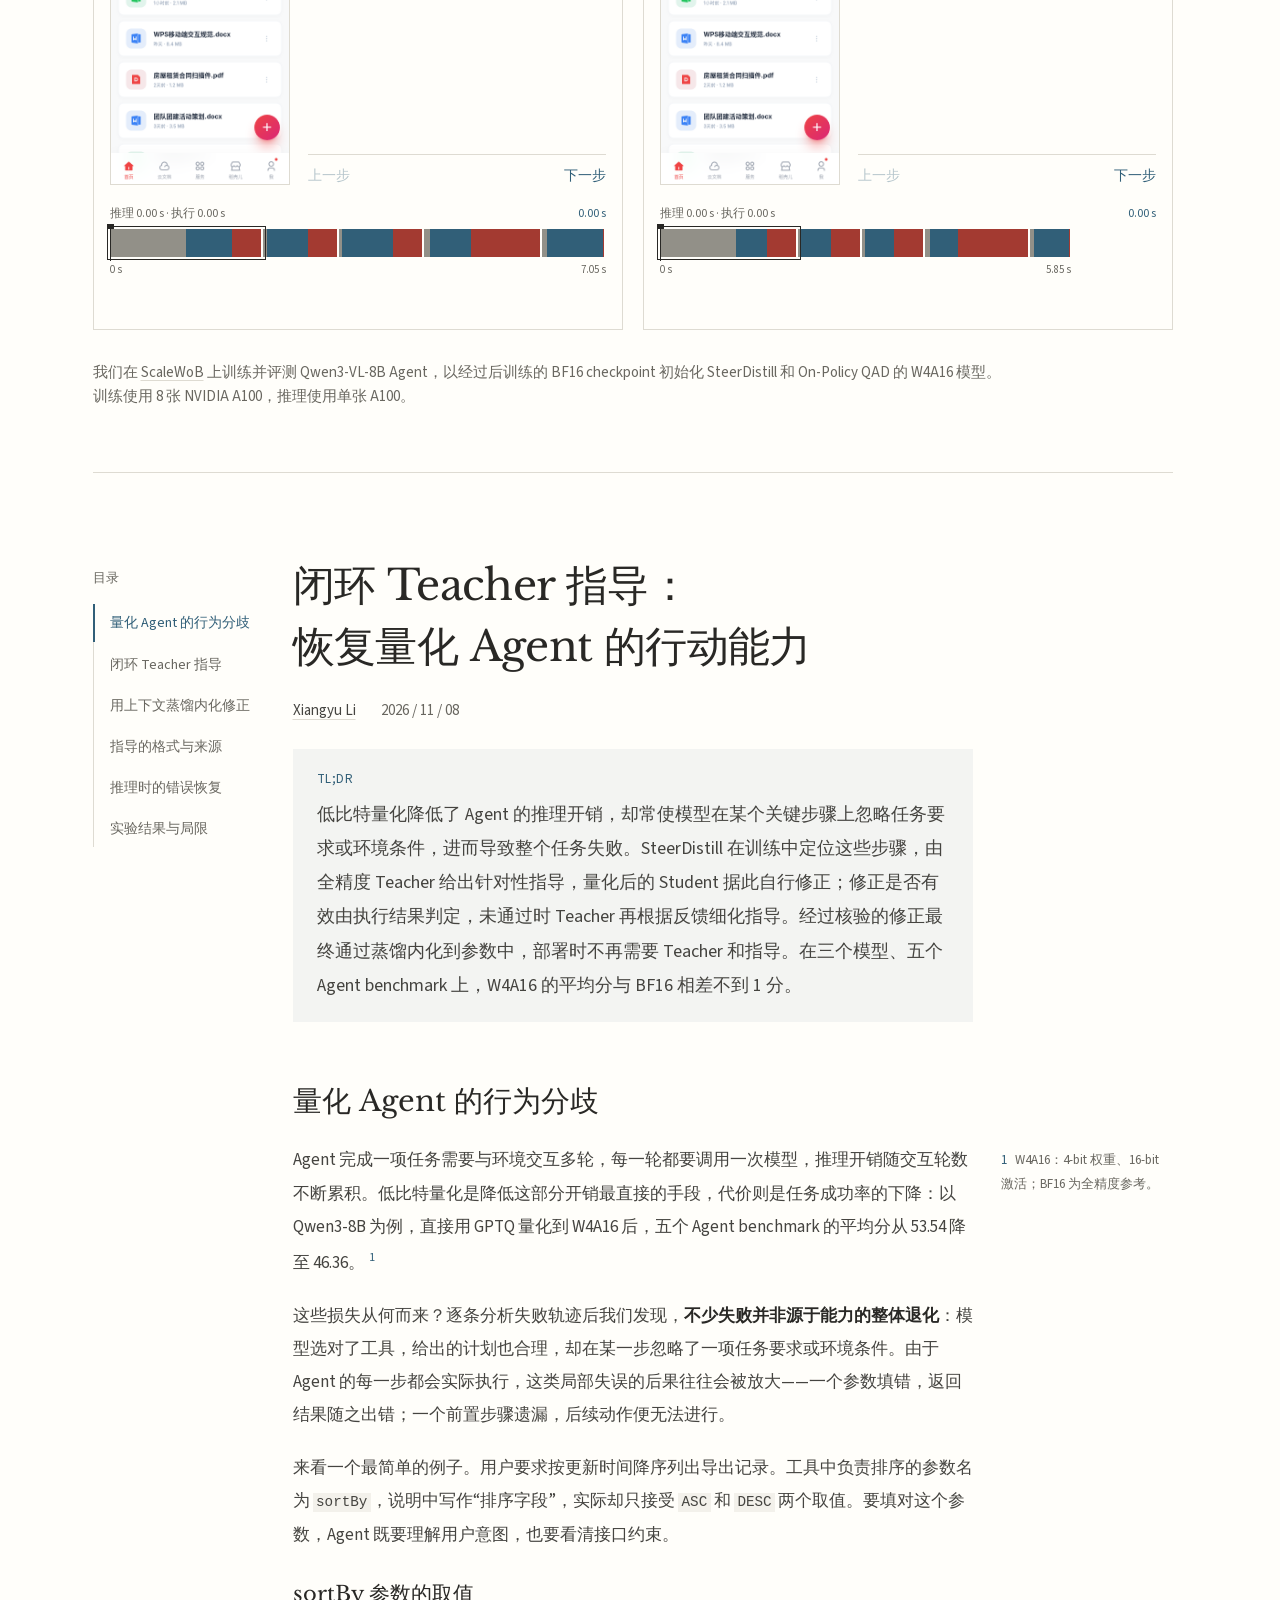
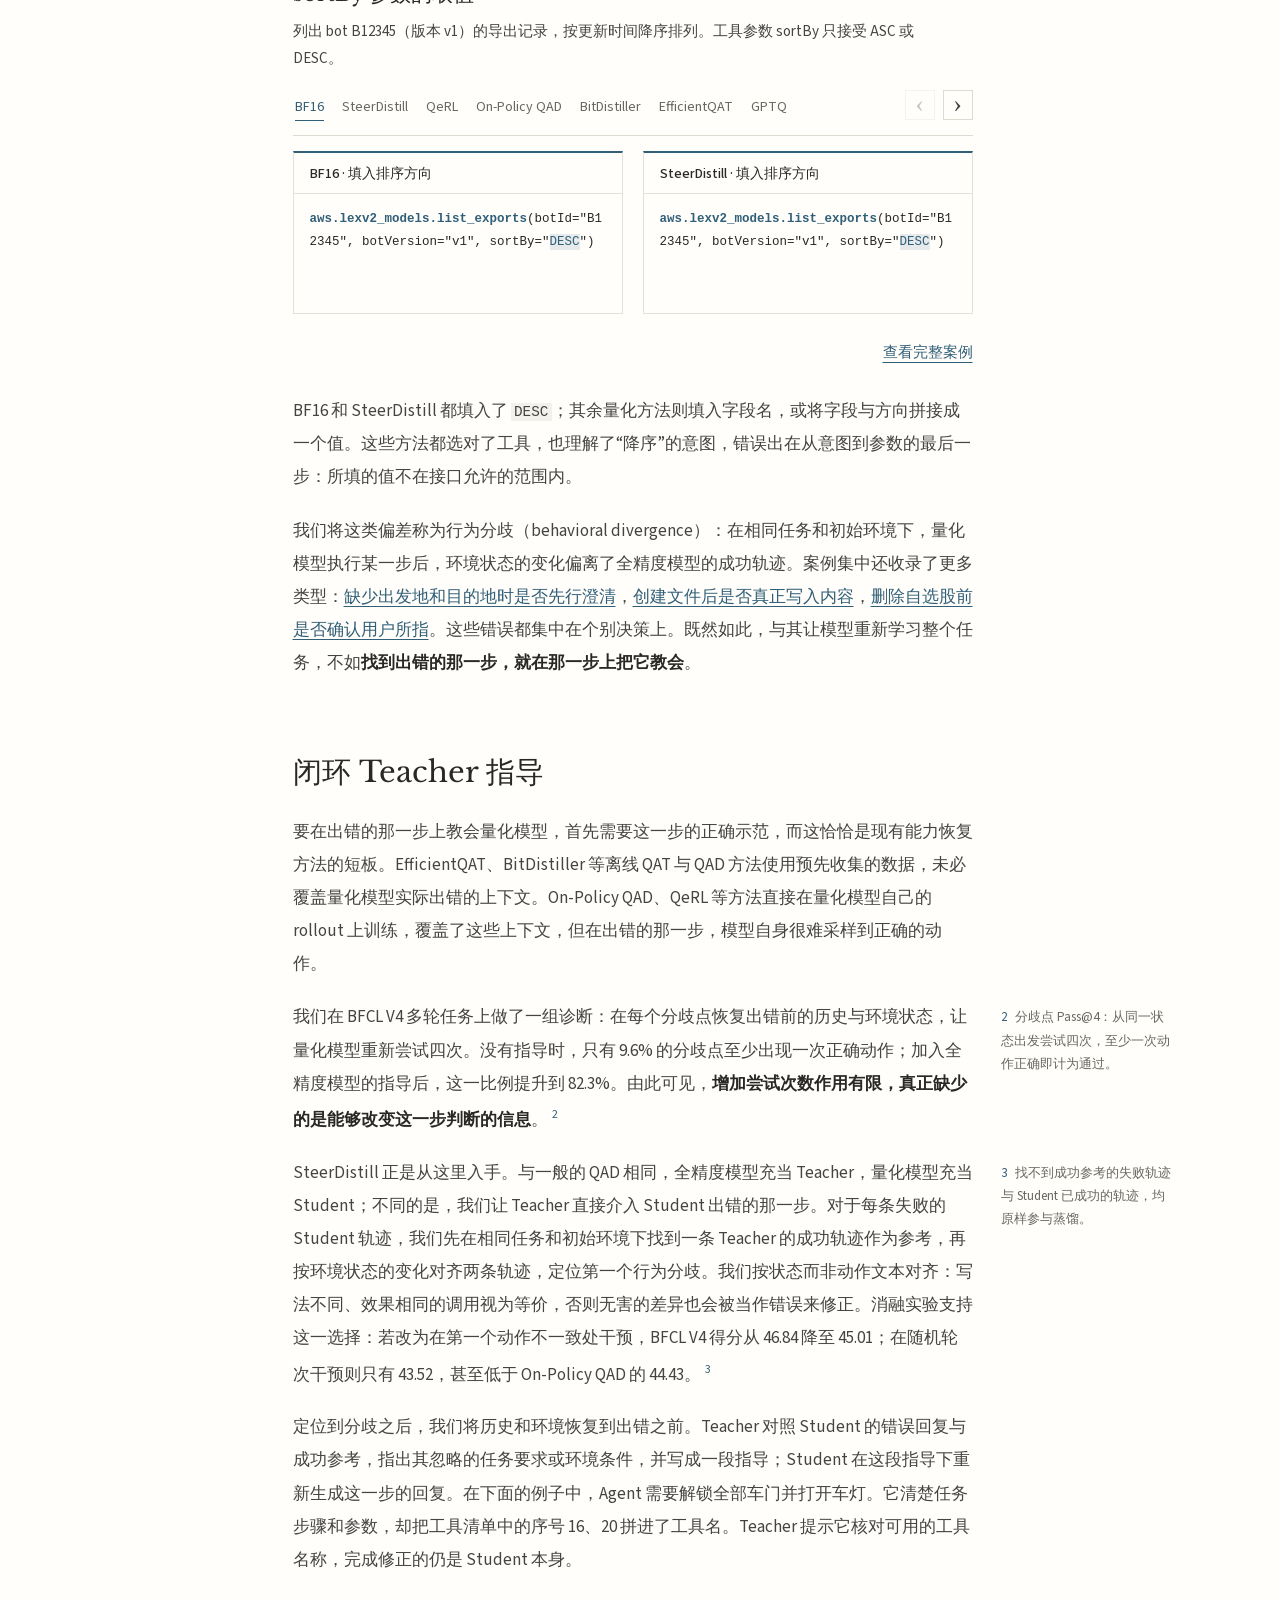
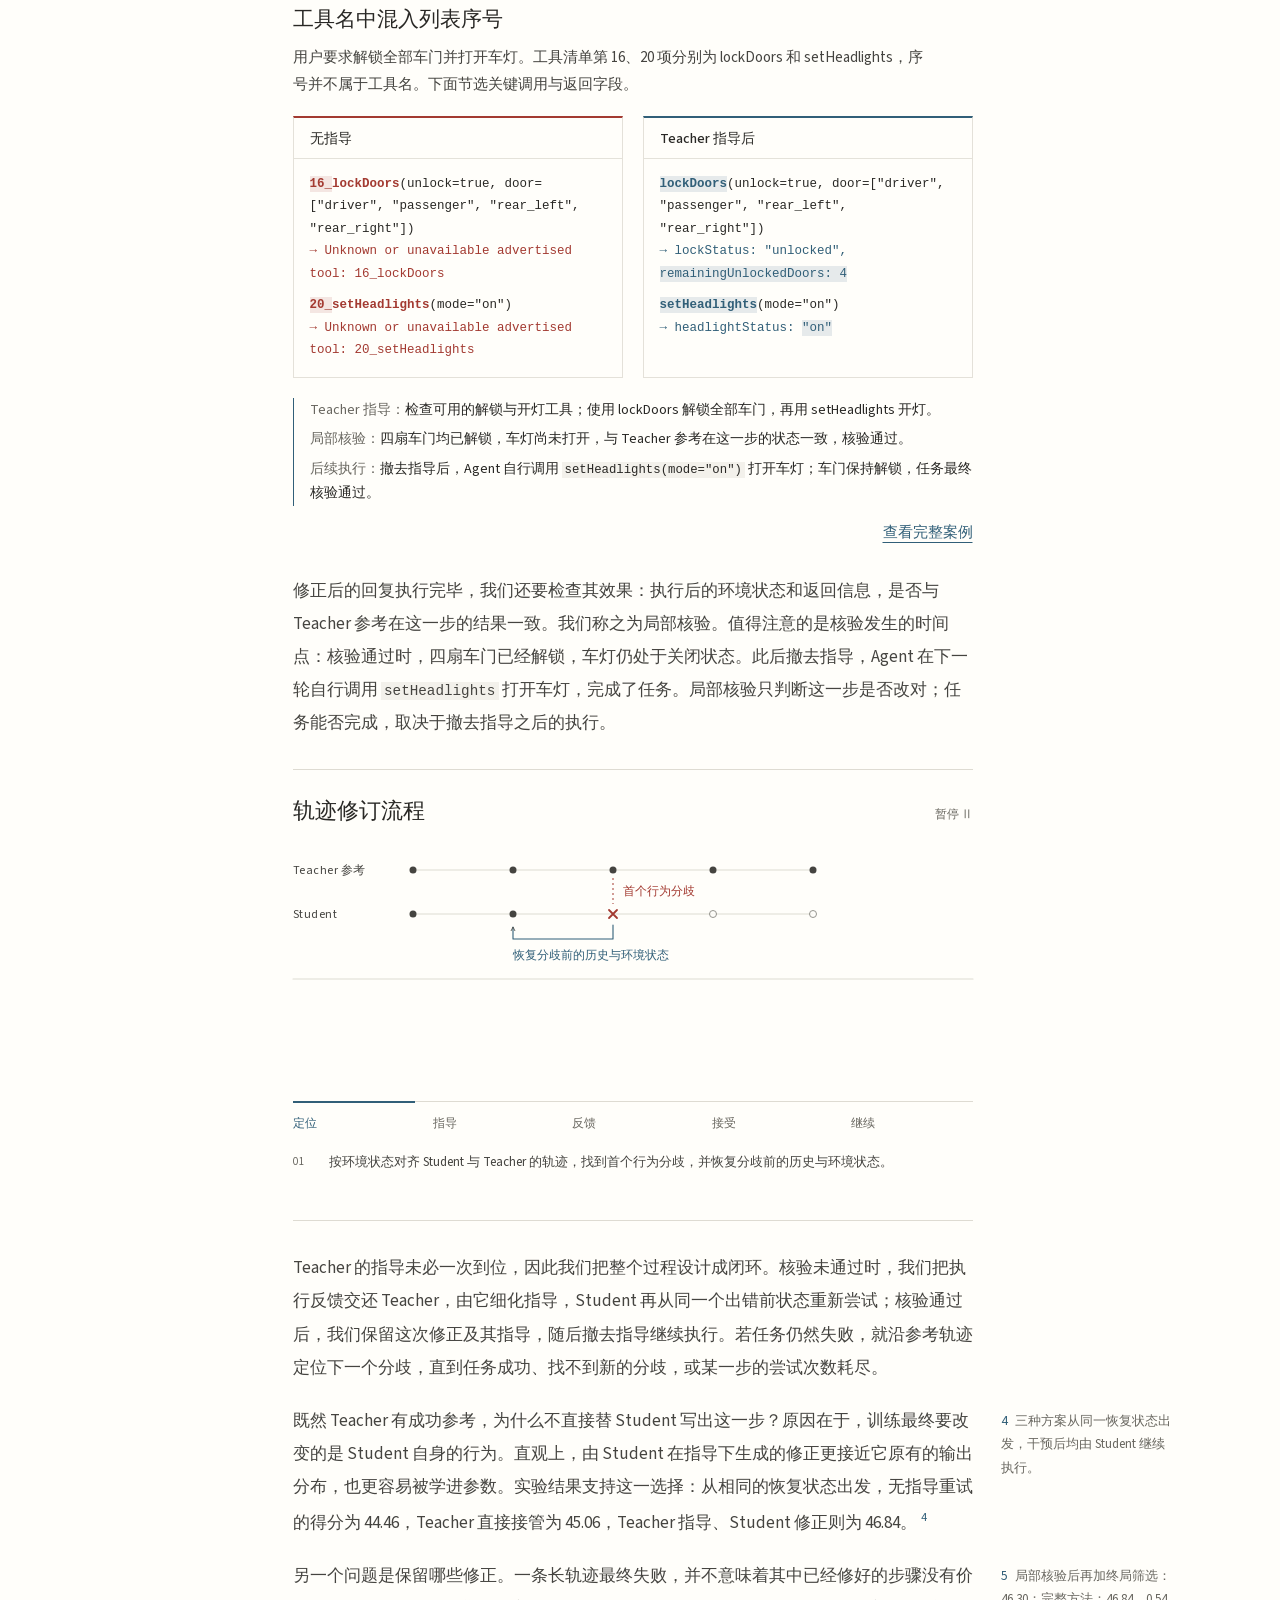
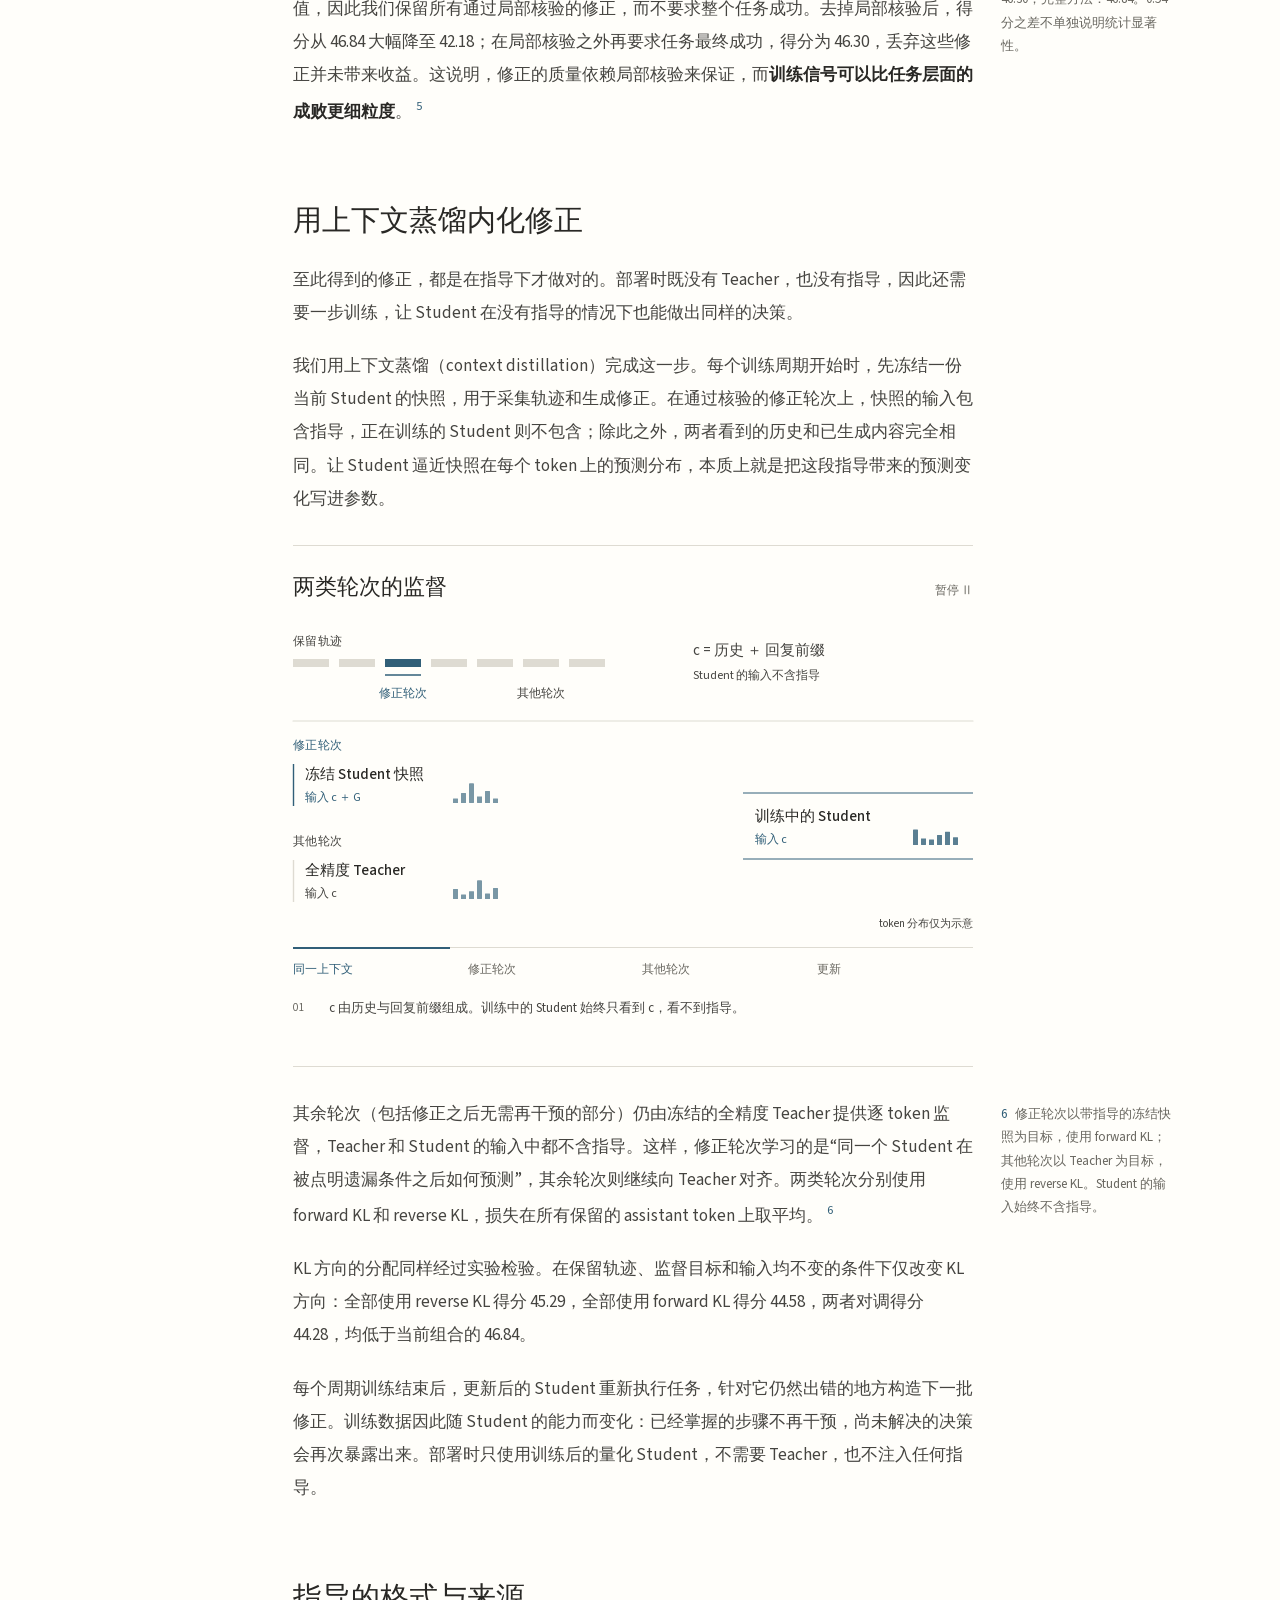
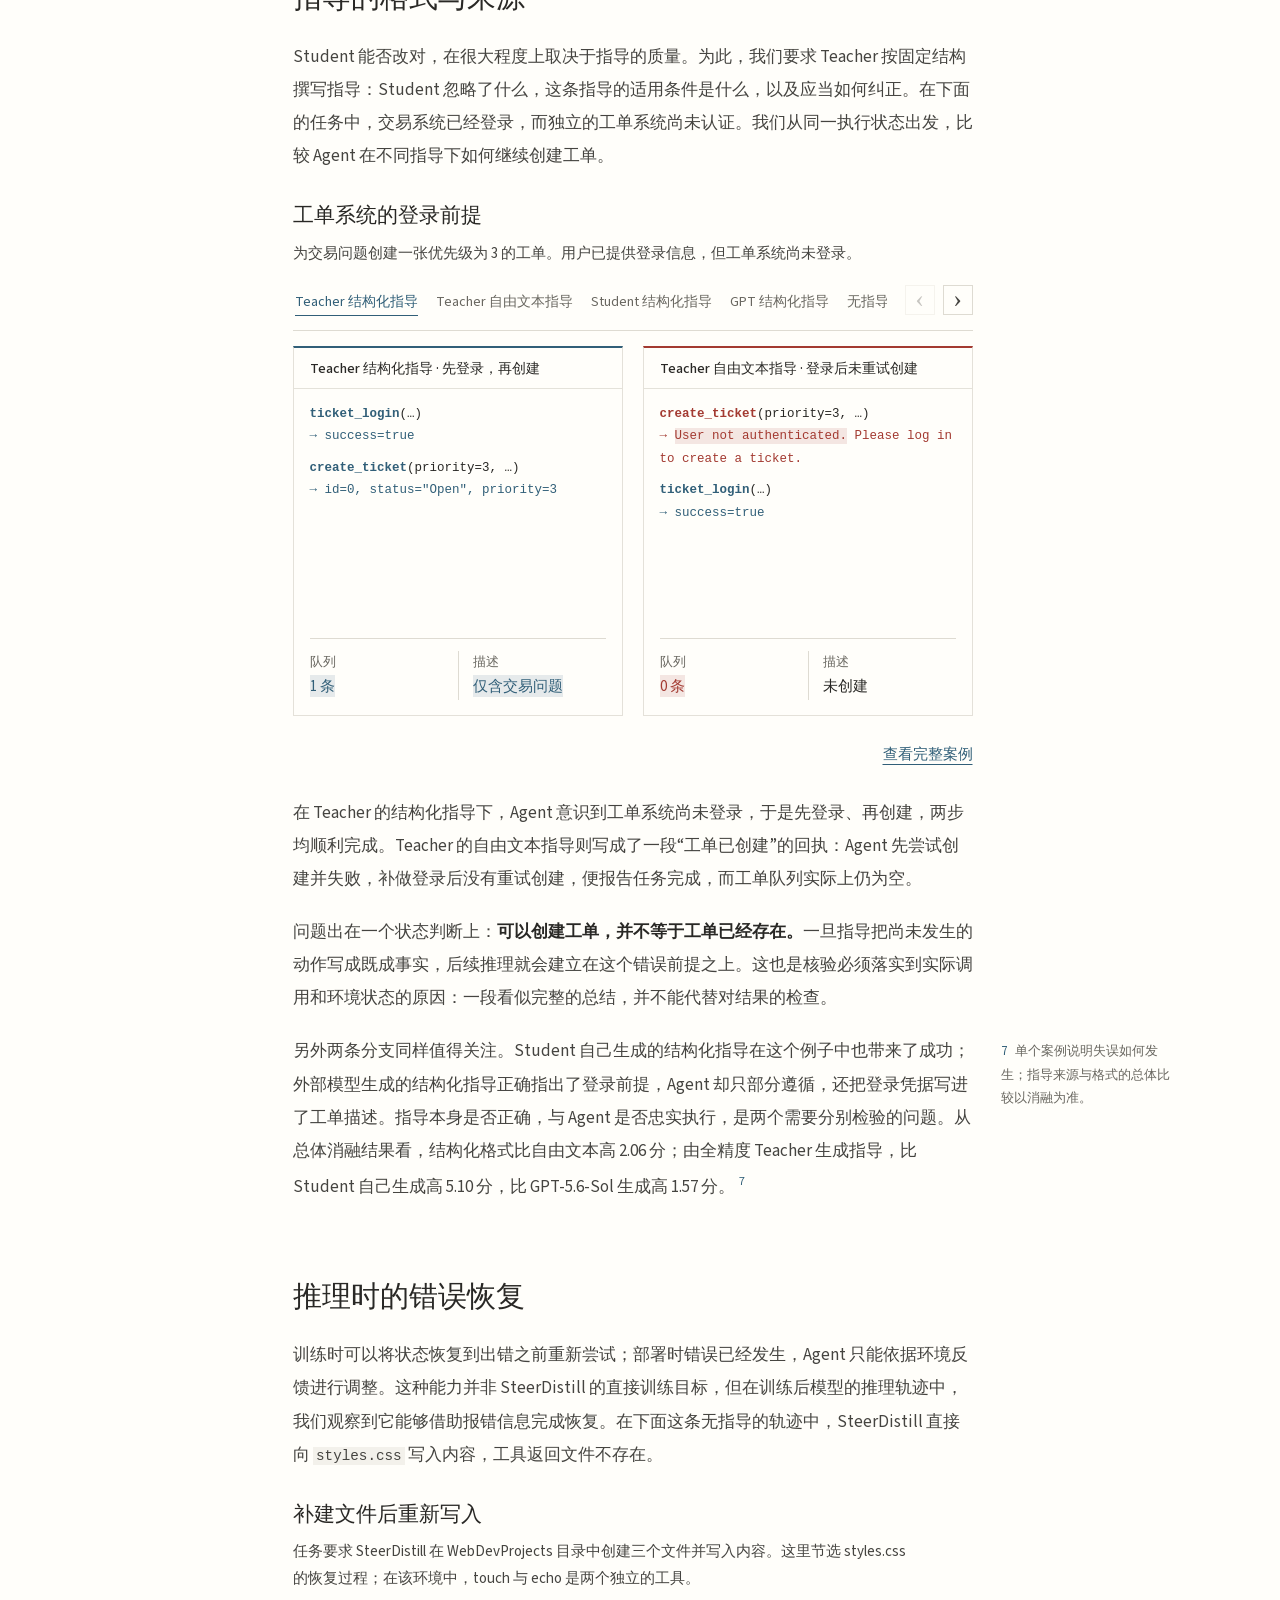
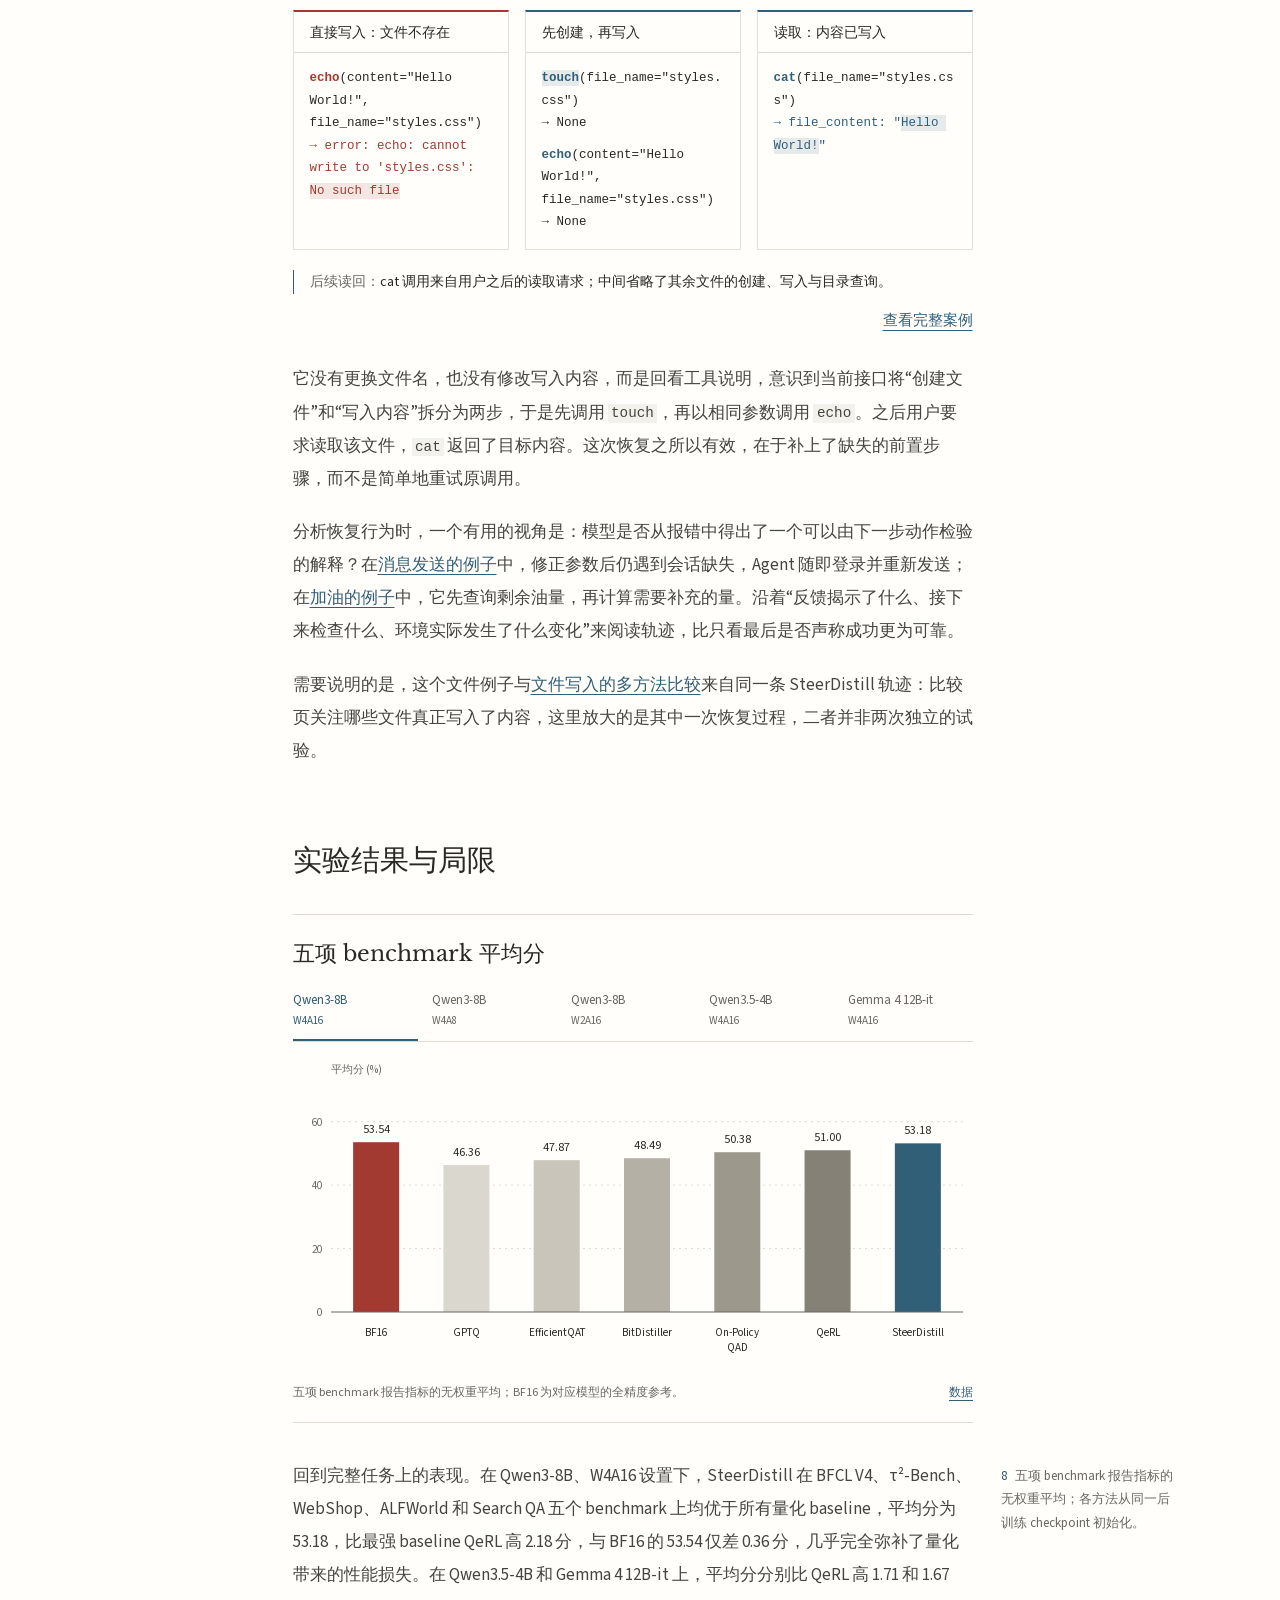
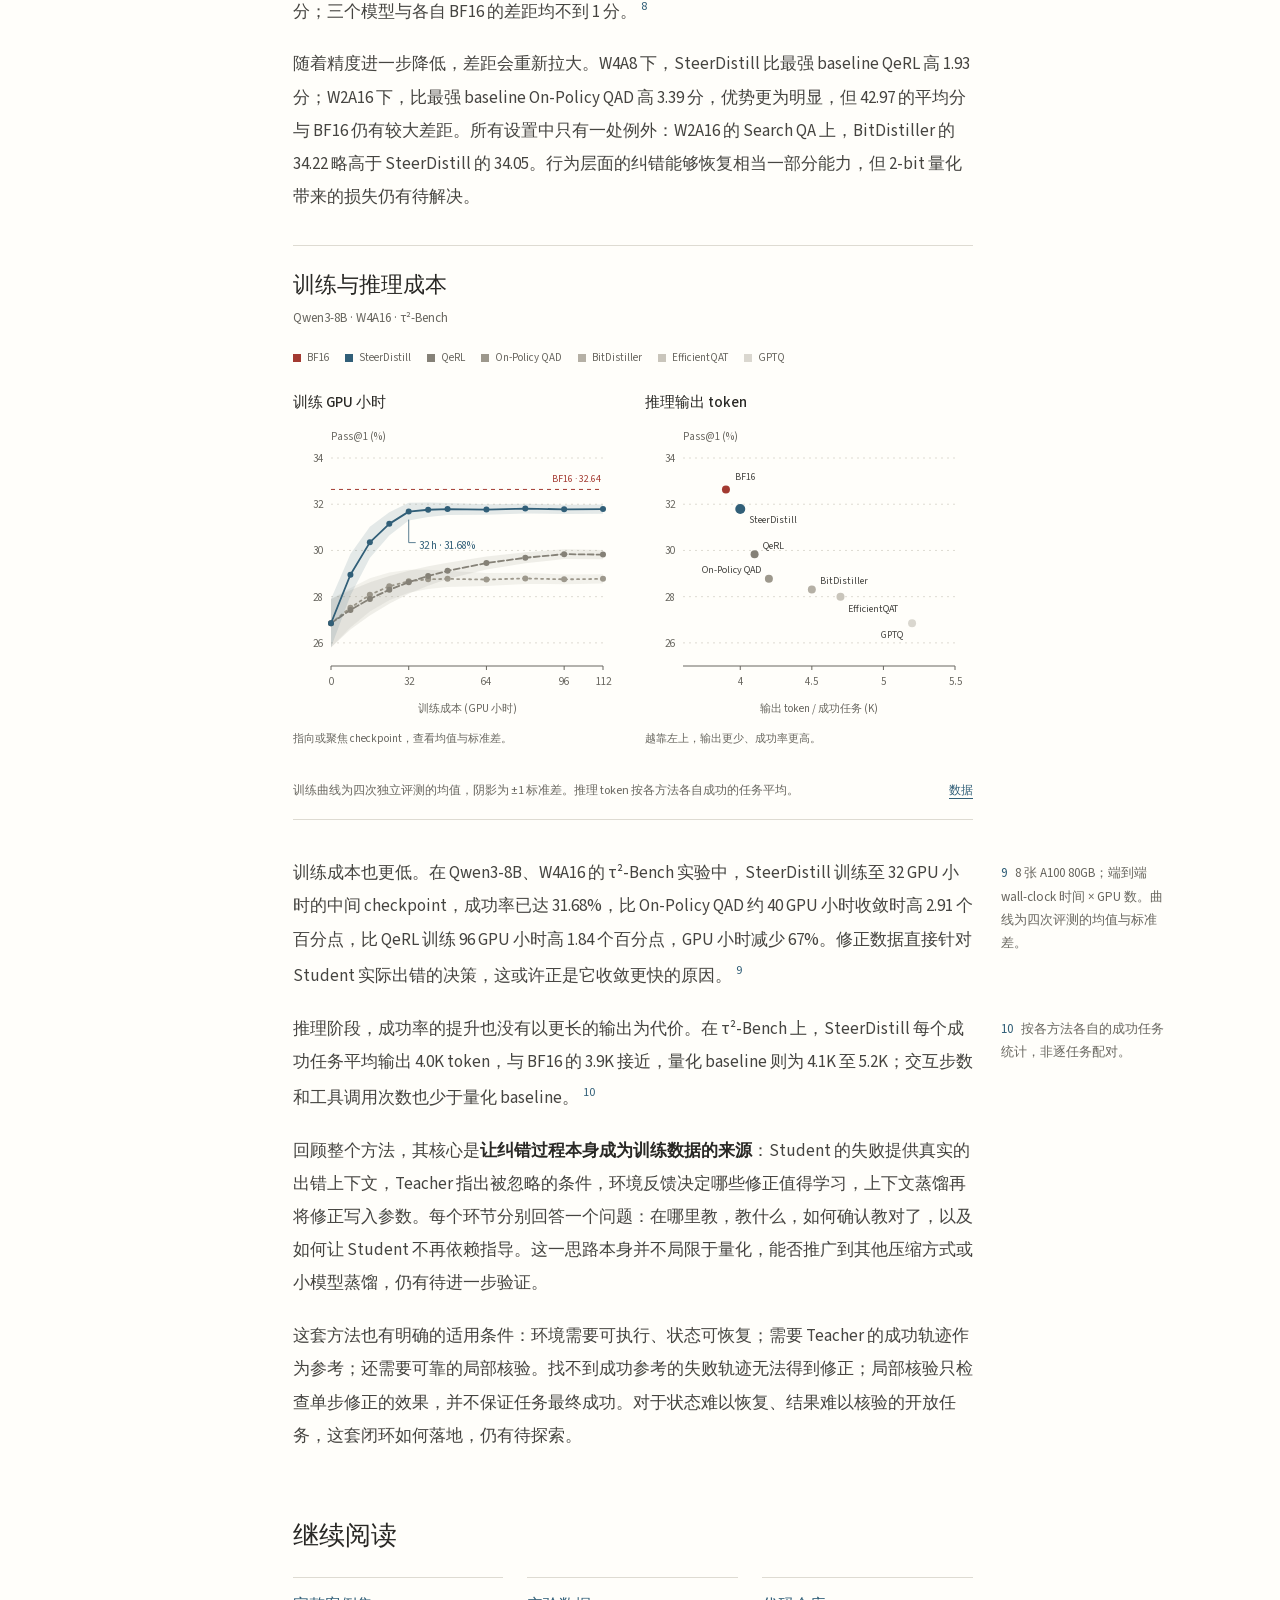
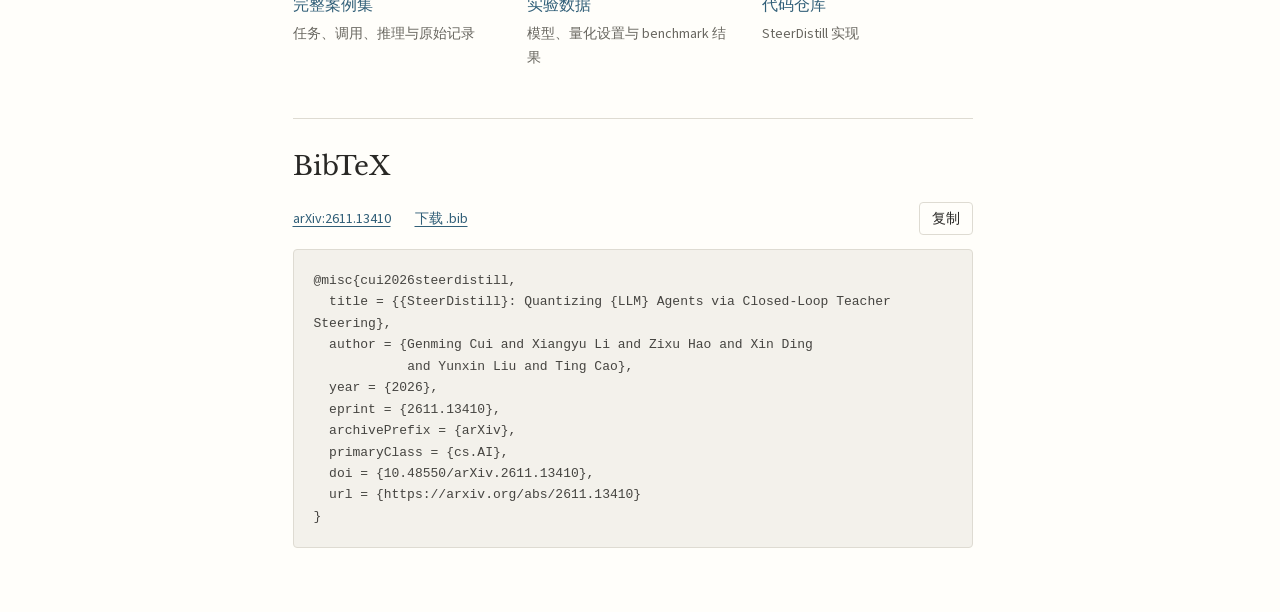
<file: article/index.html>
<!doctype html>
<!-- Generated by scripts/build-pages.mjs; edit site/templates and content JSON. -->
<html lang="zh-CN"><head><meta charset="utf-8"><meta name="viewport" content="width=device-width,initial-scale=1"><meta name="color-scheme" content="light dark"><title>闭环 Teacher 指导：恢复量化 Agent 的行动能力 · SteerDistill</title><style>/* Inline in the shared shell: no unstyled text before fonts and locale settle. */
html { background: var(--paper, #fffefa); }
html[data-theme="dark"] { background: var(--paper, #20221f); color-scheme: dark; }
html[data-fonts="loading"] body { visibility: hidden; }
html[data-fonts="skeleton"] .font-placeholder {
  color: transparent !important; text-shadow: none !important;
  background: var(--loading-ink, #e8e6df);
  border-radius: 2px; box-decoration-break: clone; -webkit-box-decoration-break: clone;
}
html[data-theme="dark"] { --loading-ink: #373933; }
html[data-fonts="skeleton"] svg text { visibility: hidden; }
/* A failed font request must not hide the page or trigger a late font swap. */
html[data-fonts="fallback"] body, html[data-fonts="fallback"] body * { font-family: Arial, "PingFang SC", sans-serif !important; }
html[data-fonts="fallback"] :is(h1,h2,h3,.site-brand) { font-family: Georgia, "Songti SC", serif !important; }
html[data-fonts="fallback"] :is(code,pre,.ev-code,.ev-code *) { font-family: monospace !important; }

/* Direct article entry is positioned before revealing the continuous surface. */
html[data-reading-entry="pending"] main{visibility:hidden}
</style><script>/* Runs before styles: all pages share one preference; absent or "system" follows the OS. */
(() => {
  const root = document.documentElement;
  let mode = 'system';
  try { const saved = localStorage.getItem('steerdistill-theme'); if (saved === 'light' || saved === 'dark') mode = saved; } catch {}
  root.dataset.themeMode = mode;
  root.dataset.theme = mode === 'system' ? (matchMedia('(prefers-color-scheme: dark)').matches ? 'dark' : 'light') : mode;
})();

document.documentElement.dataset.fonts="loading";document.documentElement.dataset.readingEntry="pending";setTimeout(()=>delete document.documentElement.dataset.readingEntry,4000);</script><link rel="preload" href="../fonts/latin/libre.woff2" as="font" type="font/woff2" crossorigin><link rel="preload" href="../fonts/latin/serif.woff2" as="font" type="font/woff2" crossorigin><link rel="preload" href="../fonts/latin/sans.woff2" as="font" type="font/woff2" crossorigin><link rel="stylesheet" href="../site/home.css?v=a8b195b32019">
<link rel="stylesheet" href="../site/cases/evidence-system.css?v=8c36795bbe4e">
<link rel="stylesheet" href="../site/cases/article-embed.css?v=8668639e284d">
<link rel="stylesheet" href="../site/article-content.css?v=389fa4d803e9">
<link rel="stylesheet" href="../site/article.css?v=2f44f0d04859">
<link rel="stylesheet" href="../site/article-motion.css?v=a5f9ad03f6a8">
<link rel="stylesheet" href="../site/article-charts.css?v=f3276b0be0f8">
<link rel="stylesheet" href="../site/demo-replay.css?v=b58396ed7069">
<link rel="stylesheet" href="../site/fonts.css?v=701994e58fa0">
<link rel="stylesheet" href="../site/site.css?v=69b7358df3b3">
<script defer src="../site/locale.js?v=49bb7c17f9b7"></script>
<script defer src="../site/cases/case-locale.js?v=5d96aa9e5488"></script>
<script defer src="../site/cases/site-paths.js?v=e5d73d19b396"></script>
<script defer src="../site/site.js?v=12977d0bf408"></script>
<script defer src="../site/visibility.js?v=70049444aafc"></script>
<script defer src="../site/home-locale.js?v=1ee1cbc27884"></script>
<script defer src="../site/chart-data.js?v=b8c94f61c559"></script>
<script defer src="../site/article-charts.js?v=8b8545dec243"></script>
<script defer src="../site/cases/evidence-ui.js?v=c9cba35ed056"></script>
<script defer src="../site/cases/article-embed.js?v=6dfb34ea83b6"></script>
<script defer src="../site/article-motion.js?v=444f0ad2c91e"></script>
<script defer src="../site/article.js?v=3546cfb9f86c"></script>
<script defer src="../site/reading.js?v=bf203abd182a"></script>
<script defer src="../site/benchmark.js?v=b0580dc58761"></script>
<script defer src="../site/concept.js?v=572c74a6cf60"></script>
<script defer src="../site/demo-timing.js?v=f4236b16fa7d"></script>
<script defer src="../site/demo-replay.js?v=a03bde339ef6"></script>
<script defer src="../site/demo-gallery.js?v=c109c1610322"></script>
<script defer src="../site/citation.js?v=d50eda227ffa"></script>
<script defer src="../site/home.js?v=8aa7fac4c827"></script></head><body class="site-page reading-site" data-page="article" data-layout="flow"><a class="site-skip" href="#content" data-i18n="跳到内容">跳到内容</a>
<header class="site-header" data-page="article">
  <div class="site-header-inner">
    <a class="site-brand" data-nav="home" href="../">SteerDistill</a>
    <nav class="site-nav" aria-label="站点导航" data-i18n-aria="站点导航" lang="zh-CN">
      <a data-nav="article" href="../article/" data-i18n="研究文章">研究文章</a>
      <a data-nav="cases" href="../cases/" data-i18n="案例分析">案例分析</a>
    </nav>
    <button class="site-theme" type="button" aria-label="主题">
      <svg class="theme-auto" viewBox="0 0 24 24" aria-hidden="true"><circle cx="12" cy="12" r="8.5"/><path d="M12 3.5a8.5 8.5 0 0 1 0 17Z" fill="currentColor"/></svg>
      <svg class="theme-moon" viewBox="0 0 24 24" aria-hidden="true"><path d="M20.5 14.2A8.5 8.5 0 0 1 9.8 3.5a8.5 8.5 0 1 0 10.7 10.7Z"/></svg>
      <svg class="theme-sun" viewBox="0 0 24 24" aria-hidden="true"><circle cx="12" cy="12" r="4"/><path d="M12 2v2M12 20v2M2 12h2M20 12h2M5 5l1.5 1.5M17.5 17.5L19 19M5 19l1.5-1.5M17.5 6.5L19 5"/></svg>
    </button>
    <button class="site-language" type="button"></button>

  </div>
</header>

<main id="content"><div class="home-main" id="top">
<section class="press-hero"><div class="press-intro">
  <header class="paper-identity" lang="en">
    <h1 aria-label="SteerDistill: Quantizing LLM Agents via Closed-Loop Teacher Steering"><span class="paper-name">SteerDistill</span>
      <span class="paper-full-title">Quantizing LLM Agents<br class="title-break"> via Closed-Loop Teacher Steering</span></h1>
    <div class="paper-byline" aria-label="Authors"><span><a href="https://github.com/ustccuigm" target="_blank" rel="noopener noreferrer">Genming Cui</a><sup>*</sup></span><span><a href="https://xxxxyu.github.io/" target="_blank" rel="noopener noreferrer">Xiangyu Li</a><sup>*,‡</sup></span><span><a href="https://scholar.google.com/citations?user=5C9woXAAAAAJ" target="_blank" rel="noopener noreferrer">Zixu Hao</a></span><span><a href="https://xinding-bot.github.io/" target="_blank" rel="noopener noreferrer">Xin Ding</a></span><span><a href="https://yunxinliu.github.io/" target="_blank" rel="noopener noreferrer">Yunxin Liu</a></span><span><a href="https://tingcao952.github.io/" target="_blank" rel="noopener noreferrer">Ting Cao</a></span></div><p class="paper-author-notes"><span>* Equal contribution</span><span>‡ Project lead</span></p>
    <p class="paper-affiliation">Institute for AI Industry Research (AIR), Tsinghua University</p>
    <nav class="paper-resources" aria-label="Project resources">
      <!-- TODO: Add the checkpoint download link. -->
      <a href="https://arxiv.org/abs/2611.13410">Paper</a>
      <a href="https://github.com/air-embodied-brain/SteerDistill">Code</a>
      <a href="../cases/">Cases</a>
      <a href="../article/#bibtex">BibTeX</a>
      <a class="resource-read" href="../article/">Read the article <span aria-hidden="true">→</span></a>
    </nav>

  </header>
  <div class="paper-overview"><div class="paper-tldr"><p class="tldr-heading"><span>TL;DR</span><strong data-home-text>Learn to act where quantization fails.</strong></p><p data-home-tldr>Quantized agents can get stuck repeating mistakes. Our <a href="../article/#method">closed-loop teacher steering</a> uses feedback from failed retries to refine guidance. We distill verified corrections so the agent can act without guidance.</p></div><figure class="concept-motion" data-concept-motion aria-label="Training method overview" aria-describedby="concept-caption">
  <div class="concept-head"><button type="button" data-concept-play aria-pressed="true" aria-label="Pause method animation">Pause Ⅱ</button></div>
  <svg lang="en" viewBox="0 0 410 168" role="img" aria-label="Locate a behavioral divergence. Retry one student response from the same pre-error state and verify it locally. Failed local verification returns execution feedback to the teacher, which refines guidance from G to G prime. Distill the locally verified correction to act without guidance.">
    <g data-motion="locate-context"><text x="0" y="12">Behavioral divergence</text><path d="M0 26H348" class="concept-track"/></g>
    <rect x="0" y="22" width="48" height="8" class="decision neutral" data-motion="decision-1"/>
    <rect x="60" y="22" width="48" height="8" class="decision neutral" data-motion="decision-2"/>
    <rect x="120" y="22" width="48" height="8" class="decision neutral" data-motion="decision-3"/>
    <rect x="180" y="22" width="48" height="8" class="decision failed" data-motion="decision-4"/>
    <path d="M240 21L250 31M250 21L240 31" class="concept-cross" data-motion="failure"/>

    <text x="0" y="57" data-motion="guidance-label">Teacher guidance</text>
    <text x="180" y="57" data-motion="retry-label">Student retry</text>
    <text x="336" y="57" text-anchor="middle" data-motion="verify-label">Local verify</text>
    <path d="M4 63H104Q108 63 108 67V78Q108 82 104 82H62L54 88V82H4Q0 82 0 78V67Q0 63 4 63Z" class="guidance-bubble" data-motion="guidance"/>
    <text x="54" y="78" text-anchor="middle" class="guidance-symbol initial-guidance" data-motion="guidance-initial">G</text>
    <text x="54" y="78" text-anchor="middle" class="guidance-symbol" data-motion="guidance-refined">G′</text>
    <path d="M120 72H168" pathLength="1" class="concept-route" data-motion="to-agent"/>
    <path d="M164 69L168 72L164 75" class="concept-route" data-motion="to-agent-tip"/>
    <rect x="180" y="68" width="48" height="8" class="decision failed retry-failed" data-motion="retry-failed"/>
    <rect x="180" y="68" width="48" height="8" class="decision" data-motion="retry-corrected"/>
    <path d="M240 72H319" pathLength="1" class="concept-route" data-motion="to-verify"/>
    <path d="M315 69L319 72L315 75" class="concept-route" data-motion="to-verify-tip"/>
    <path d="M331 67L341 77M341 67L331 77" class="concept-cross verify-failed" data-motion="verify-failed"/>
    <path d="M329 72L335 78L347 65" pathLength="1" class="concept-route" data-motion="verified"/>

    <path d="M336 84V105Q336 112 329 112H61Q54 112 54 105V92" pathLength="1" class="concept-feedback" data-motion="feedback"/>
    <path d="M51 96L54 92L57 96" class="concept-feedback" data-motion="feedback-tip"/>
    <text x="195" y="103" text-anchor="middle" class="concept-feedback-label" data-motion="feedback-label">Execution feedback · refine guidance</text>
    <path d="M359 72H388Q396 72 396 80V145Q396 153 388 153H366" pathLength="1" class="concept-route" data-motion="retain"/>
    <path d="M370 150L366 153L370 156" class="concept-route" data-motion="retain-tip"/>
    <text x="385" y="103" text-anchor="end" class="concept-distill-label" data-motion="distill-label">Distill</text>

    <g data-motion="learn-context"><text x="0" y="140">Act without guidance</text><path d="M0 153H348" class="concept-track"/></g>
    <rect x="0" y="149" width="48" height="8" class="decision" data-motion="learn-1"/>
    <rect x="60" y="149" width="48" height="8" class="decision" data-motion="learn-2"/>
    <rect x="120" y="149" width="48" height="8" class="decision" data-motion="learn-3"/>
    <rect x="180" y="149" width="48" height="8" class="decision" data-motion="learn-4"/>
    <rect x="240" y="149" width="48" height="8" class="decision" data-motion="learn-5"/>
    <rect x="300" y="149" width="48" height="8" class="decision" data-motion="learn-6"/>
  </svg>
  <span id="concept-caption" hidden>Teacher guidance is refined from execution feedback. Only locally verified corrections proceed to distillation.</span>
</figure></div>
</div>
<figure class="press-chart" data-press-chart="grouped"><div class="press-figure-head" id="benchmark-results"><strong><a class="section-link" href="#benchmark-results">Benchmark results</a></strong></div><div class="press-chart-tools"><div class="press-models" role="group" aria-label="Model and precision settings"><button data-press-model="Qwen3-8B" data-press-precision="W4A16" aria-pressed="true">Qwen3-8B<span>W4A16</span></button><button data-press-model="Qwen3-8B" data-press-precision="W4A8" aria-pressed="false">Qwen3-8B<span>W4A8</span></button><button data-press-model="Qwen3-8B" data-press-precision="W2A16" aria-pressed="false">Qwen3-8B<span>W2A16</span></button><button data-press-model="Qwen3.5-4B" data-press-precision="W4A16" aria-pressed="false">Qwen3.5-4B<span>W4A16</span></button><button data-press-model="Gemma 4 12B-it" data-press-precision="W4A16" aria-pressed="false">Gemma 4 12B-it<span>W4A16</span></button></div></div><div class="press-legend" aria-label="Methods"></div><div class="press-plot" aria-live="polite"></div><figcaption class="press-caption"><span data-press-summary></span><a data-home-text href="../article/#results">Training & inference cost</a></figcaption></figure></section>
<section class="task-demos" id="demo" aria-labelledby="demo-title">
  <header class="demo-heading" id="steerdistill-in-action"><h2 id="demo-title"><a class="section-link" href="#steerdistill-in-action"><span data-home-text>SteerDistill in action</span></a></h2></header>
  <div class="demo-gallery" data-demo-gallery="demos/catalog.json"><p data-home-text role="status">Loading the interactive replay…</p><noscript>Enable JavaScript to explore the recorded decisions and screen actions.</noscript></div>
</section>
</div>
<section class="post-surface" data-article-surface>
<div class="post-layout"><aside class="post-toc"><details open><summary><span data-lang="zh" lang="zh-CN">目录</span><span data-lang="en" lang="en">Contents</span></summary><nav aria-label="目录" data-i18n-aria="目录"><a href="#problem"><span data-lang="zh" lang="zh-CN">量化 Agent 的行为分歧</span><span data-lang="en" lang="en">Where agents go wrong</span></a><a href="#method"><span data-lang="zh" lang="zh-CN">闭环 Teacher 指导</span><span data-lang="en" lang="en">Closed-loop steering</span></a><a href="#learning"><span data-lang="zh" lang="zh-CN">用上下文蒸馏内化修正</span><span data-lang="en" lang="en">Internalizing corrections</span></a><a href="#guidance"><span data-lang="zh" lang="zh-CN">指导的格式与来源</span><span data-lang="en" lang="en">What makes guidance useful</span></a><a href="#recovery"><span data-lang="zh" lang="zh-CN">推理时的错误恢复</span><span data-lang="en" lang="en">Recovering at inference</span></a><a href="#results"><span data-lang="zh" lang="zh-CN">实验结果与局限</span><span data-lang="en" lang="en">Results and limitations</span></a></nav></details></aside>
<article class="post-article" id="article-start"><header class="post-heading"><h1><a class="section-link" href="#article-start"><span data-lang="zh" lang="zh-CN" data-title="闭环 Teacher 指导：恢复量化 Agent 的行动能力">闭环 Teacher 指导：<br>恢复量化 Agent 的行动能力</span><span data-lang="en" lang="en" data-title="Teaching Quantized Agents at the Point of Failure">Teaching Quantized Agents<br>at the Point of Failure</span></a></h1><p class="post-byline"><a rel="author" href="https://xxxxyu.github.io/">Xiangyu Li</a><time datetime="2026-11-08">2026 / 11 / 08</time></p><div class="post-tldr"><p class="post-tldr-label">TL;DR</p><p class="post-intro"><span data-lang="zh" lang="zh-CN">低比特量化降低了 Agent 的推理开销，却常使模型在某个关键步骤上忽略任务要求或环境条件，进而导致整个任务失败。SteerDistill 在训练中定位这些步骤，由全精度 Teacher 给出针对性指导，量化后的 Student 据此自行修正；修正是否有效由执行结果判定，未通过时 Teacher 再根据反馈细化指导。经过核验的修正最终通过蒸馏内化到参数中，部署时不再需要 Teacher 和指导。在三个模型、五个 Agent benchmark 上，W4A16 的平均分与 BF16 相差不到 1 分。</span><span data-lang="en" lang="en">Low-bit quantization makes LLM agents cheaper to run, but it also makes them overlook a task requirement or an environmental condition at a single step, and in a multi-turn task one wrong step is often enough to fail. SteerDistill finds that step during training, has a full-precision teacher steer the quantized student toward its own correction, checks the correction by executing it, and distills the verified behavior back into the student. At inference, the student runs alone. Across five agentic benchmarks and three models, it stays within one point of BF16 under W4A16.</span></p></div></header>
<div id="main-article" class="zh-article"><p class="article-loading"><span data-lang="zh" lang="zh-CN">正在载入文章…</span><span data-lang="en" lang="en">Loading the article…</span></p><noscript><span data-lang="zh" lang="zh-CN">请开启 JavaScript 阅读正文与交互案例。</span><span data-lang="en" lang="en">Enable JavaScript to read the article and its interactive cases.</span></noscript></div>
<section class="paper-citation" id="bibtex" aria-labelledby="bibtex-title">
  <h2 id="bibtex-title"><a class="section-link" href="#bibtex">BibTeX</a></h2>
  <div class="citation-actions">
    <a href="https://arxiv.org/abs/2611.13410">arXiv:2611.13410</a>
    <a href="../CITATION.bib" download><span data-lang="zh">下载 .bib</span><span data-lang="en">Download .bib</span></a>
    <button type="button" data-copy-citation aria-live="polite" hidden><span data-lang="zh">复制</span><span data-lang="en">Copy</span></button>
  </div>
  <pre tabindex="0" aria-label="BibTeX"><code data-citation>@misc{cui2026steerdistill,
  title = {{SteerDistill}: Quantizing {LLM} Agents via Closed-Loop Teacher Steering},
  author = {Genming Cui and Xiangyu Li and Zixu Hao and Xin Ding
            and Yunxin Liu and Ting Cao},
  year = {2026},
  eprint = {2611.13410},
  archivePrefix = {arXiv},
  primaryClass = {cs.AI},
  doi = {10.48550/arXiv.2611.13410},
  url = {https://arxiv.org/abs/2611.13410}
}</code></pre>
</section>
</article></div></section>
</main>

<script>/* Inlined at the end of the body. Temporary text masks follow OxyGen's loading
   treatment; bounded fallback keeps the reader usable when fonts fail. */
(() => {
  const root = document.documentElement;
  const excluded = 'script,style,noscript,svg,textarea,option,.font-placeholder';
  function mask(node) {
    const walker = document.createTreeWalker(node, NodeFilter.SHOW_TEXT);
    const nodes = [];
    while (walker.nextNode()) {
      const text = walker.currentNode;
      if (text.textContent.trim() && !text.parentElement?.closest(excluded)) nodes.push(text);
    }
    for (const text of nodes) {
      const span = document.createElement('span'); span.className = 'font-placeholder';
      text.replaceWith(span); span.append(text);
    }
  }
  mask(document.body);
  root.dataset.fonts = 'skeleton';
  const observer = new MutationObserver(() => { observer.disconnect(); mask(document.body); observe(); });
  function observe() { observer.observe(document.body, {subtree:true,childList:true,characterData:true}); }
  observe();
  let done = false;
  function reveal(state) {
    if (done) return; done = true; clearTimeout(timeout); observer.disconnect();
    document.querySelectorAll('.font-placeholder').forEach(span => span.replaceWith(...span.childNodes));
    root.dataset.fonts = state;
    performance.mark('site-text-ready');
  }
  const timeout = setTimeout(() => reveal('fallback'), 4000);
  const dom = new Promise(resolve => document.addEventListener('DOMContentLoaded', resolve, {once:true}));
  const faces = ['16px Libre','16px SourceSans','600 16px SourceSans','16px SourceSerif'];
  if (document.querySelector('.home-main')) faces.push('700 16px LibreDisplay');
  const fonts = document.fonts ? Promise.all(faces.map(face => document.fonts.load(face, 'SteerDistill'))) : Promise.reject();
  Promise.all([dom, fonts]).then(() => reveal('ready'), () => dom.then(() => reveal('fallback')));
})();
</script>
</body></html>
</file>
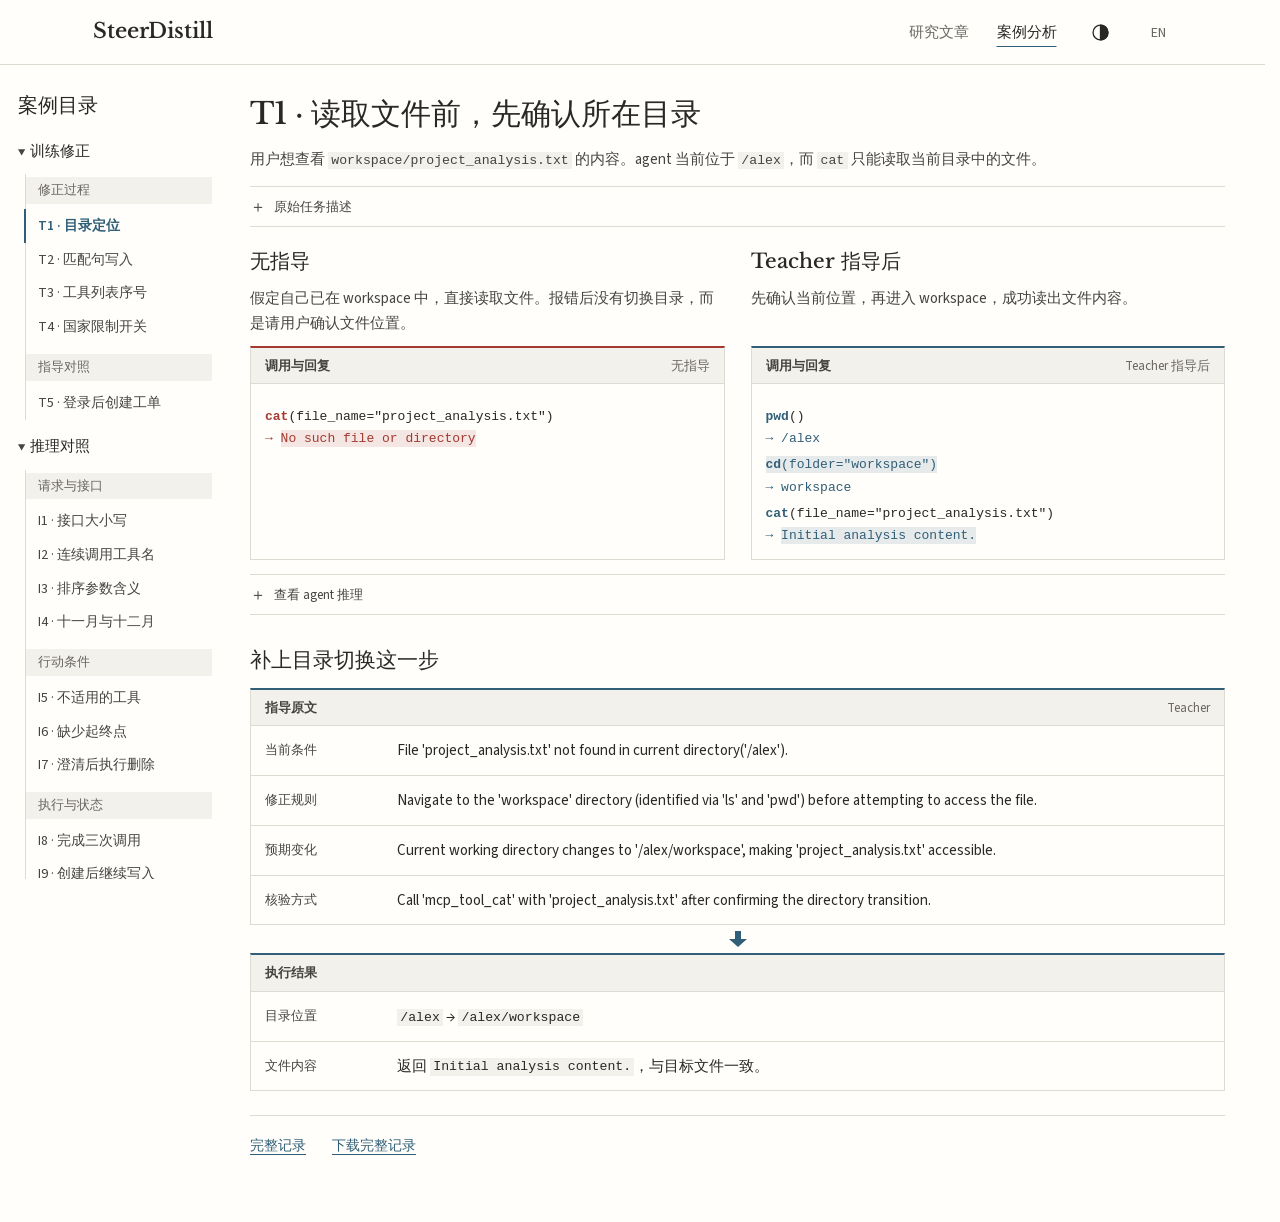
<file: cases/index.html>
<!doctype html>
<!-- Generated by scripts/build-pages.mjs; edit site/templates and content JSON. -->
<html lang="zh-CN"><head><meta charset="utf-8"><meta name="viewport" content="width=device-width,initial-scale=1"><meta name="color-scheme" content="light dark"><title>案例分析 · SteerDistill</title><style>/* Inline in the shared shell: no unstyled text before fonts and locale settle. */
html { background: var(--paper, #fffefa); }
html[data-theme="dark"] { background: var(--paper, #20221f); color-scheme: dark; }
html[data-fonts="loading"] body { visibility: hidden; }
html[data-fonts="skeleton"] .font-placeholder {
  color: transparent !important; text-shadow: none !important;
  background: var(--loading-ink, #e8e6df);
  border-radius: 2px; box-decoration-break: clone; -webkit-box-decoration-break: clone;
}
html[data-theme="dark"] { --loading-ink: #373933; }
html[data-fonts="skeleton"] svg text { visibility: hidden; }
/* A failed font request must not hide the page or trigger a late font swap. */
html[data-fonts="fallback"] body, html[data-fonts="fallback"] body * { font-family: Arial, "PingFang SC", sans-serif !important; }
html[data-fonts="fallback"] :is(h1,h2,h3,.site-brand) { font-family: Georgia, "Songti SC", serif !important; }
html[data-fonts="fallback"] :is(code,pre,.ev-code,.ev-code *) { font-family: monospace !important; }

/* Direct article entry is positioned before revealing the continuous surface. */
html[data-reading-entry="pending"] main{visibility:hidden}
</style><script>/* Runs before styles: all pages share one preference; absent or "system" follows the OS. */
(() => {
  const root = document.documentElement;
  let mode = 'system';
  try { const saved = localStorage.getItem('steerdistill-theme'); if (saved === 'light' || saved === 'dark') mode = saved; } catch {}
  root.dataset.themeMode = mode;
  root.dataset.theme = mode === 'system' ? (matchMedia('(prefers-color-scheme: dark)').matches ? 'dark' : 'light') : mode;
})();

document.documentElement.dataset.fonts="loading";</script><link rel="preload" href="../fonts/latin/libre.woff2" as="font" type="font/woff2" crossorigin><link rel="preload" href="../fonts/latin/serif.woff2" as="font" type="font/woff2" crossorigin><link rel="preload" href="../fonts/latin/sans.woff2" as="font" type="font/woff2" crossorigin><link rel="stylesheet" href="../site/cases/collection.css?v=b93b55df79e7">
<link rel="stylesheet" href="../site/cases/case-shell.css?v=9824fa49ca36">
<link rel="stylesheet" href="../site/cases/case-sidebar.css?v=dd531fe8b442">
<link rel="stylesheet" href="../site/cases/case-templates.css?v=80d1dfa9bbbb">
<link rel="stylesheet" href="../site/cases/inference-case.css?v=64e4dab1adf0">
<link rel="stylesheet" href="../site/cases/evidence-system.css?v=8c36795bbe4e">
<link rel="stylesheet" href="../site/fonts.css?v=701994e58fa0">
<link rel="stylesheet" href="../site/site.css?v=69b7358df3b3">
<script defer src="../site/locale.js?v=49bb7c17f9b7"></script>
<script defer src="../site/cases/case-locale.js?v=5d96aa9e5488"></script>
<script defer src="../site/cases/site-paths.js?v=e5d73d19b396"></script>
<script defer src="../site/site.js?v=12977d0bf408"></script>
<script defer src="../site/visibility.js?v=70049444aafc"></script>
<script defer src="../site/cases/case-sidebar.js?v=870bfa10fa6e"></script>
<script defer src="../site/cases/evidence-ui.js?v=c9cba35ed056"></script>
<script defer src="../site/cases/task-source.js?v=1a6e7f7fad9e"></script>
<script defer src="../site/cases/case-templates.js?v=84750966d685"></script>
<script defer src="../site/cases/inference-case.js?v=448d45d37c59"></script>
<script defer src="../site/cases/collection.js?v=db54dddf5495"></script></head><body class="site-page case-site evidence-reader" data-page="cases" data-layout="flow"><a class="site-skip" href="#case" data-i18n="跳到内容">跳到内容</a>
<header class="site-header" data-page="cases">
  <div class="site-header-inner">
    <a class="site-brand" data-nav="home" href="../">SteerDistill</a>
    <nav class="site-nav" aria-label="站点导航" data-i18n-aria="站点导航" lang="zh-CN">
      <a data-nav="article" href="../article/" data-i18n="研究文章">研究文章</a>
      <a data-nav="cases" href="../cases/" data-i18n="案例分析">案例分析</a>
    </nav>
    <button class="site-theme" type="button" aria-label="主题">
      <svg class="theme-auto" viewBox="0 0 24 24" aria-hidden="true"><circle cx="12" cy="12" r="8.5"/><path d="M12 3.5a8.5 8.5 0 0 1 0 17Z" fill="currentColor"/></svg>
      <svg class="theme-moon" viewBox="0 0 24 24" aria-hidden="true"><path d="M20.5 14.2A8.5 8.5 0 0 1 9.8 3.5a8.5 8.5 0 1 0 10.7 10.7Z"/></svg>
      <svg class="theme-sun" viewBox="0 0 24 24" aria-hidden="true"><circle cx="12" cy="12" r="4"/><path d="M12 2v2M12 20v2M2 12h2M20 12h2M5 5l1.5 1.5M17.5 17.5L19 19M5 19l1.5-1.5M17.5 6.5L19 5"/></svg>
    </button>
    <button class="site-language" type="button"></button>
    <button class="site-menu menu" data-i18n="案例目录" aria-controls="catalog" aria-expanded="false">案例目录</button>
  </div>
</header>

<aside class="case-catalog case-sidebar" id="catalog"></aside><main tabindex="-1" class="case-content" id="case"><noscript>请开启 JavaScript 阅读案例。</noscript></main>

<script>/* Inlined at the end of the body. Temporary text masks follow OxyGen's loading
   treatment; bounded fallback keeps the reader usable when fonts fail. */
(() => {
  const root = document.documentElement;
  const excluded = 'script,style,noscript,svg,textarea,option,.font-placeholder';
  function mask(node) {
    const walker = document.createTreeWalker(node, NodeFilter.SHOW_TEXT);
    const nodes = [];
    while (walker.nextNode()) {
      const text = walker.currentNode;
      if (text.textContent.trim() && !text.parentElement?.closest(excluded)) nodes.push(text);
    }
    for (const text of nodes) {
      const span = document.createElement('span'); span.className = 'font-placeholder';
      text.replaceWith(span); span.append(text);
    }
  }
  mask(document.body);
  root.dataset.fonts = 'skeleton';
  const observer = new MutationObserver(() => { observer.disconnect(); mask(document.body); observe(); });
  function observe() { observer.observe(document.body, {subtree:true,childList:true,characterData:true}); }
  observe();
  let done = false;
  function reveal(state) {
    if (done) return; done = true; clearTimeout(timeout); observer.disconnect();
    document.querySelectorAll('.font-placeholder').forEach(span => span.replaceWith(...span.childNodes));
    root.dataset.fonts = state;
    performance.mark('site-text-ready');
  }
  const timeout = setTimeout(() => reveal('fallback'), 4000);
  const dom = new Promise(resolve => document.addEventListener('DOMContentLoaded', resolve, {once:true}));
  const faces = ['16px Libre','16px SourceSans','600 16px SourceSans','16px SourceSerif'];
  if (document.querySelector('.home-main')) faces.push('700 16px LibreDisplay');
  const fonts = document.fonts ? Promise.all(faces.map(face => document.fonts.load(face, 'SteerDistill'))) : Promise.reject();
  Promise.all([dom, fonts]).then(() => reveal('ready'), () => dom.then(() => reveal('fallback')));
})();
</script>
</body></html>
</file>
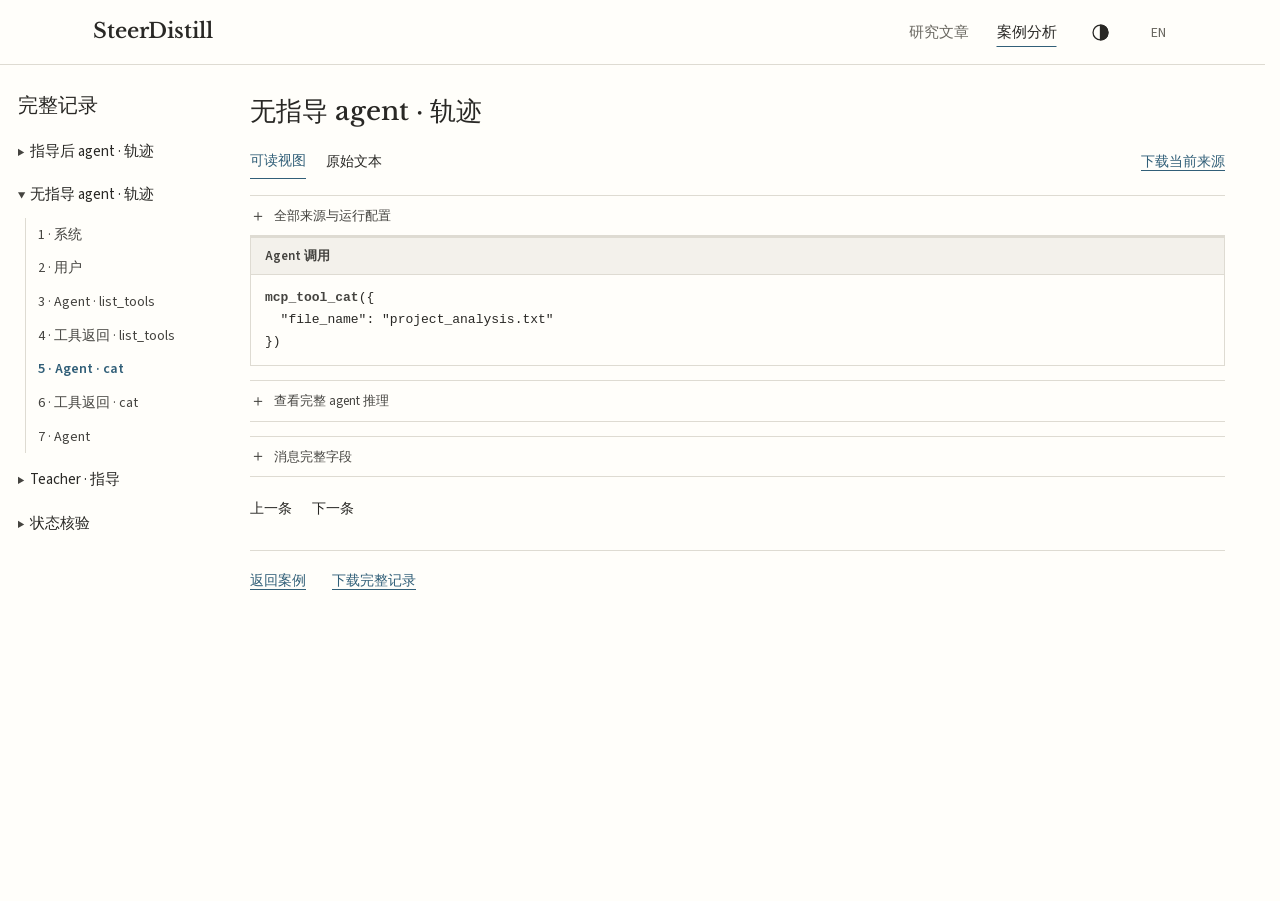
<file: records/index.html>
<!doctype html>
<!-- Generated by scripts/build-pages.mjs; edit site/templates and content JSON. -->
<html lang="zh-CN"><head><meta charset="utf-8"><meta name="viewport" content="width=device-width,initial-scale=1"><meta name="color-scheme" content="light dark"><title>案例分析 · SteerDistill</title><style>/* Inline in the shared shell: no unstyled text before fonts and locale settle. */
html { background: var(--paper, #fffefa); }
html[data-theme="dark"] { background: var(--paper, #20221f); color-scheme: dark; }
html[data-fonts="loading"] body { visibility: hidden; }
html[data-fonts="skeleton"] .font-placeholder {
  color: transparent !important; text-shadow: none !important;
  background: var(--loading-ink, #e8e6df);
  border-radius: 2px; box-decoration-break: clone; -webkit-box-decoration-break: clone;
}
html[data-theme="dark"] { --loading-ink: #373933; }
html[data-fonts="skeleton"] svg text { visibility: hidden; }
/* A failed font request must not hide the page or trigger a late font swap. */
html[data-fonts="fallback"] body, html[data-fonts="fallback"] body * { font-family: Arial, "PingFang SC", sans-serif !important; }
html[data-fonts="fallback"] :is(h1,h2,h3,.site-brand) { font-family: Georgia, "Songti SC", serif !important; }
html[data-fonts="fallback"] :is(code,pre,.ev-code,.ev-code *) { font-family: monospace !important; }

/* Direct article entry is positioned before revealing the continuous surface. */
html[data-reading-entry="pending"] main{visibility:hidden}
</style><script>/* Runs before styles: all pages share one preference; absent or "system" follows the OS. */
(() => {
  const root = document.documentElement;
  let mode = 'system';
  try { const saved = localStorage.getItem('steerdistill-theme'); if (saved === 'light' || saved === 'dark') mode = saved; } catch {}
  root.dataset.themeMode = mode;
  root.dataset.theme = mode === 'system' ? (matchMedia('(prefers-color-scheme: dark)').matches ? 'dark' : 'light') : mode;
})();

document.documentElement.dataset.fonts="loading";</script><link rel="preload" href="../fonts/latin/libre.woff2" as="font" type="font/woff2" crossorigin><link rel="preload" href="../fonts/latin/serif.woff2" as="font" type="font/woff2" crossorigin><link rel="preload" href="../fonts/latin/sans.woff2" as="font" type="font/woff2" crossorigin><link rel="stylesheet" href="../site/cases/collection.css?v=b93b55df79e7">
<link rel="stylesheet" href="../site/cases/case-shell.css?v=9824fa49ca36">
<link rel="stylesheet" href="../site/cases/case-sidebar.css?v=dd531fe8b442">
<link rel="stylesheet" href="../site/cases/case-templates.css?v=80d1dfa9bbbb">
<link rel="stylesheet" href="../site/cases/inference-case.css?v=64e4dab1adf0">
<link rel="stylesheet" href="../site/cases/evidence-system.css?v=8c36795bbe4e">
<link rel="stylesheet" href="../site/fonts.css?v=701994e58fa0">
<link rel="stylesheet" href="../site/site.css?v=69b7358df3b3">
<script defer src="../site/locale.js?v=49bb7c17f9b7"></script>
<script defer src="../site/cases/case-locale.js?v=5d96aa9e5488"></script>
<script defer src="../site/cases/site-paths.js?v=e5d73d19b396"></script>
<script defer src="../site/site.js?v=12977d0bf408"></script>
<script defer src="../site/visibility.js?v=70049444aafc"></script>
<script defer src="../site/cases/case-sidebar.js?v=870bfa10fa6e"></script>
<script defer src="../site/cases/evidence-ui.js?v=c9cba35ed056"></script>
<script defer src="../site/cases/task-source.js?v=1a6e7f7fad9e"></script>
<script defer src="../site/cases/case-templates.js?v=84750966d685"></script>
<script defer src="../site/cases/inference-case.js?v=448d45d37c59"></script>
<script defer src="../site/cases/collection.js?v=db54dddf5495"></script>
<script defer src="../site/cases/collection-records.js?v=e0600ad42578"></script></head><body class="site-page case-site evidence-reader" data-page="cases" data-layout="flow"><a class="site-skip" href="#record-title" data-i18n="跳到内容">跳到内容</a>
<header class="site-header" data-page="cases">
  <div class="site-header-inner">
    <a class="site-brand" data-nav="home" href="../">SteerDistill</a>
    <nav class="site-nav" aria-label="站点导航" data-i18n-aria="站点导航" lang="zh-CN">
      <a data-nav="article" href="../article/" data-i18n="研究文章">研究文章</a>
      <a data-nav="cases" href="../cases/" data-i18n="案例分析">案例分析</a>
    </nav>
    <button class="site-theme" type="button" aria-label="主题">
      <svg class="theme-auto" viewBox="0 0 24 24" aria-hidden="true"><circle cx="12" cy="12" r="8.5"/><path d="M12 3.5a8.5 8.5 0 0 1 0 17Z" fill="currentColor"/></svg>
      <svg class="theme-moon" viewBox="0 0 24 24" aria-hidden="true"><path d="M20.5 14.2A8.5 8.5 0 0 1 9.8 3.5a8.5 8.5 0 1 0 10.7 10.7Z"/></svg>
      <svg class="theme-sun" viewBox="0 0 24 24" aria-hidden="true"><circle cx="12" cy="12" r="4"/><path d="M12 2v2M12 20v2M2 12h2M20 12h2M5 5l1.5 1.5M17.5 17.5L19 19M5 19l1.5-1.5M17.5 6.5L19 5"/></svg>
    </button>
    <button class="site-language" type="button"></button>
    <button class="site-menu menu" data-i18n="记录目录" aria-controls="catalog" aria-expanded="false">记录目录</button>
  </div>
</header>

<aside class="case-catalog case-sidebar" id="catalog"></aside><main tabindex="-1" class="case-content"><h1 class="case-reader-title" id="record-title" data-i18n="完整记录">完整记录</h1><div class="record-toolbar"><button id="readable" aria-pressed="true" data-i18n="可读视图">可读视图</button><button id="raw" aria-pressed="false" data-i18n="原始文本">原始文本</button><a id="download" download data-i18n="下载当前来源">下载当前来源</a></div><div class="record-content" id="record" aria-live="polite"></div><nav class="record-pager" aria-label="消息翻页" data-i18n-aria="消息翻页"><button id="previous" data-i18n="上一条">上一条</button><button id="next" data-i18n="下一条">下一条</button></nav><footer class="case-footer" id="record-footer"></footer></main>

<script>/* Inlined at the end of the body. Temporary text masks follow OxyGen's loading
   treatment; bounded fallback keeps the reader usable when fonts fail. */
(() => {
  const root = document.documentElement;
  const excluded = 'script,style,noscript,svg,textarea,option,.font-placeholder';
  function mask(node) {
    const walker = document.createTreeWalker(node, NodeFilter.SHOW_TEXT);
    const nodes = [];
    while (walker.nextNode()) {
      const text = walker.currentNode;
      if (text.textContent.trim() && !text.parentElement?.closest(excluded)) nodes.push(text);
    }
    for (const text of nodes) {
      const span = document.createElement('span'); span.className = 'font-placeholder';
      text.replaceWith(span); span.append(text);
    }
  }
  mask(document.body);
  root.dataset.fonts = 'skeleton';
  const observer = new MutationObserver(() => { observer.disconnect(); mask(document.body); observe(); });
  function observe() { observer.observe(document.body, {subtree:true,childList:true,characterData:true}); }
  observe();
  let done = false;
  function reveal(state) {
    if (done) return; done = true; clearTimeout(timeout); observer.disconnect();
    document.querySelectorAll('.font-placeholder').forEach(span => span.replaceWith(...span.childNodes));
    root.dataset.fonts = state;
    performance.mark('site-text-ready');
  }
  const timeout = setTimeout(() => reveal('fallback'), 4000);
  const dom = new Promise(resolve => document.addEventListener('DOMContentLoaded', resolve, {once:true}));
  const faces = ['16px Libre','16px SourceSans','600 16px SourceSans','16px SourceSerif'];
  if (document.querySelector('.home-main')) faces.push('700 16px LibreDisplay');
  const fonts = document.fonts ? Promise.all(faces.map(face => document.fonts.load(face, 'SteerDistill'))) : Promise.reject();
  Promise.all([dom, fonts]).then(() => reveal('ready'), () => dom.then(() => reveal('fallback')));
})();
</script>
</body></html>
</file>
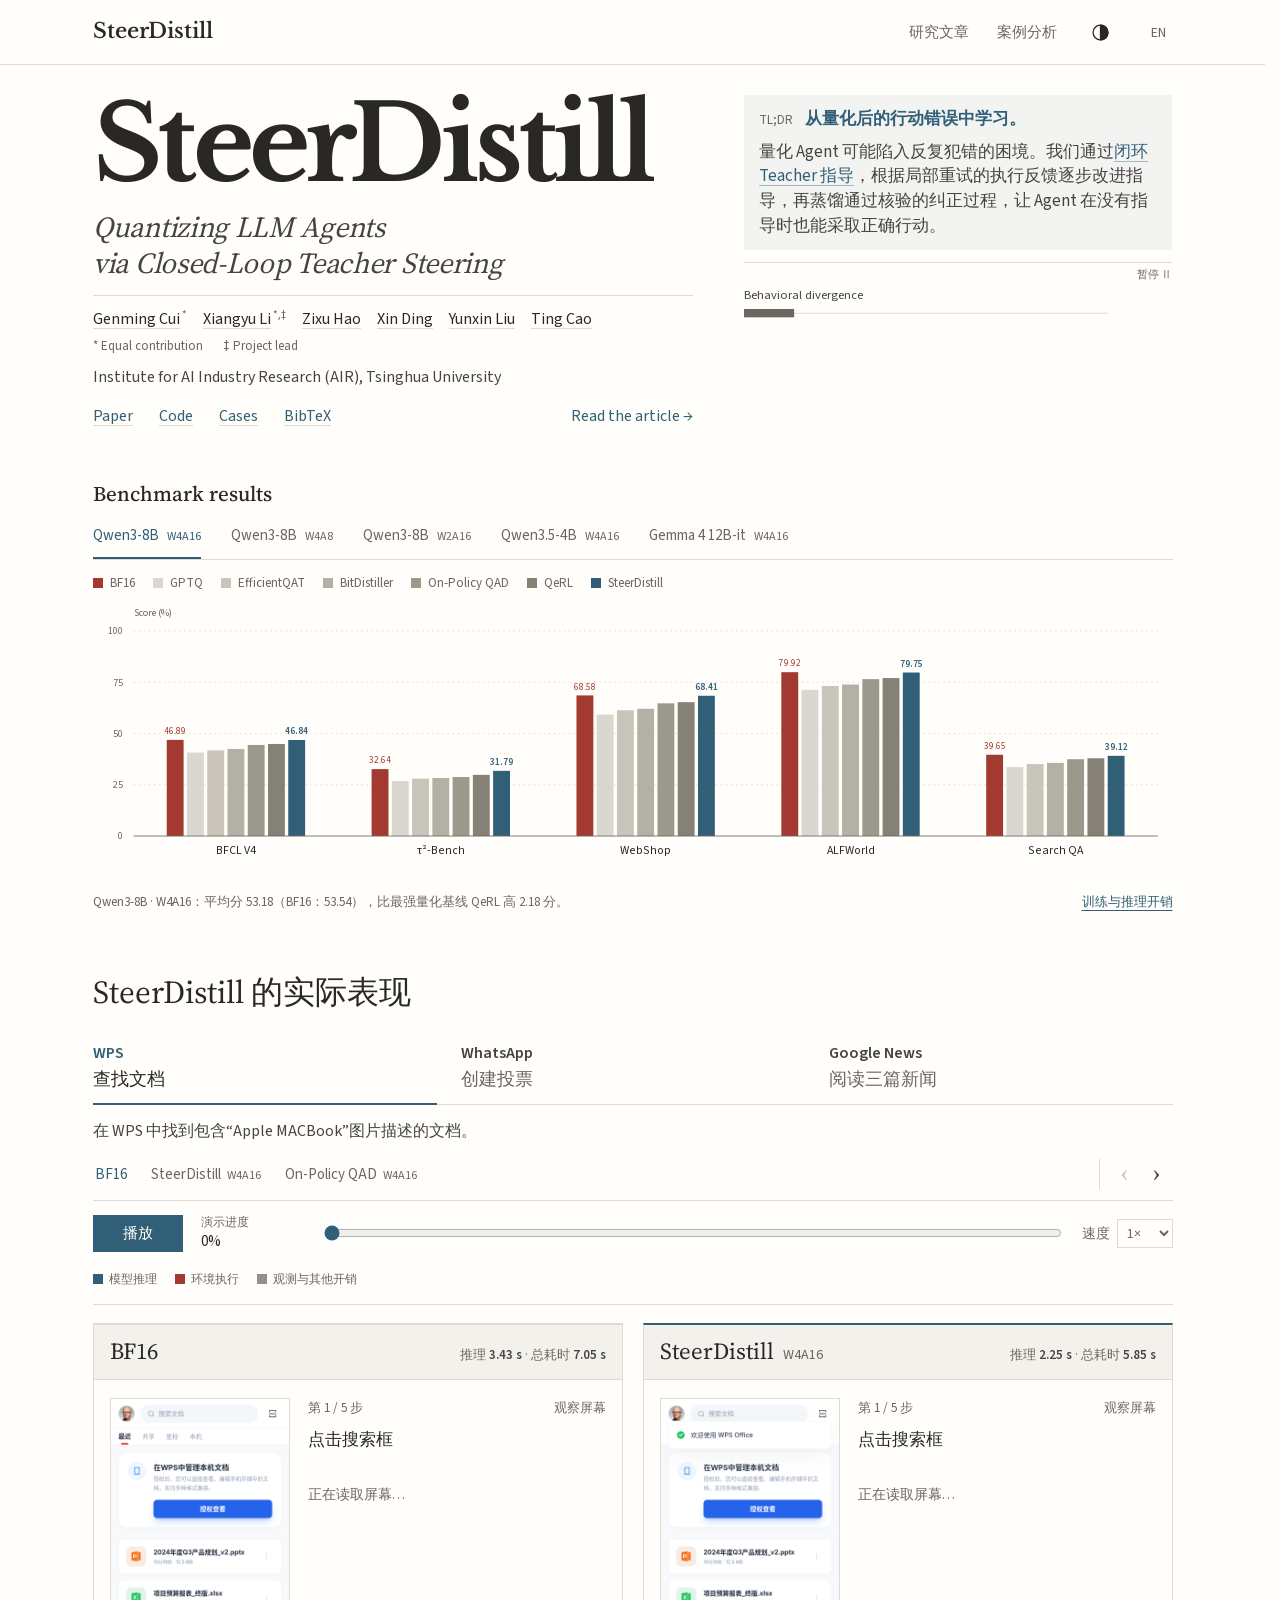
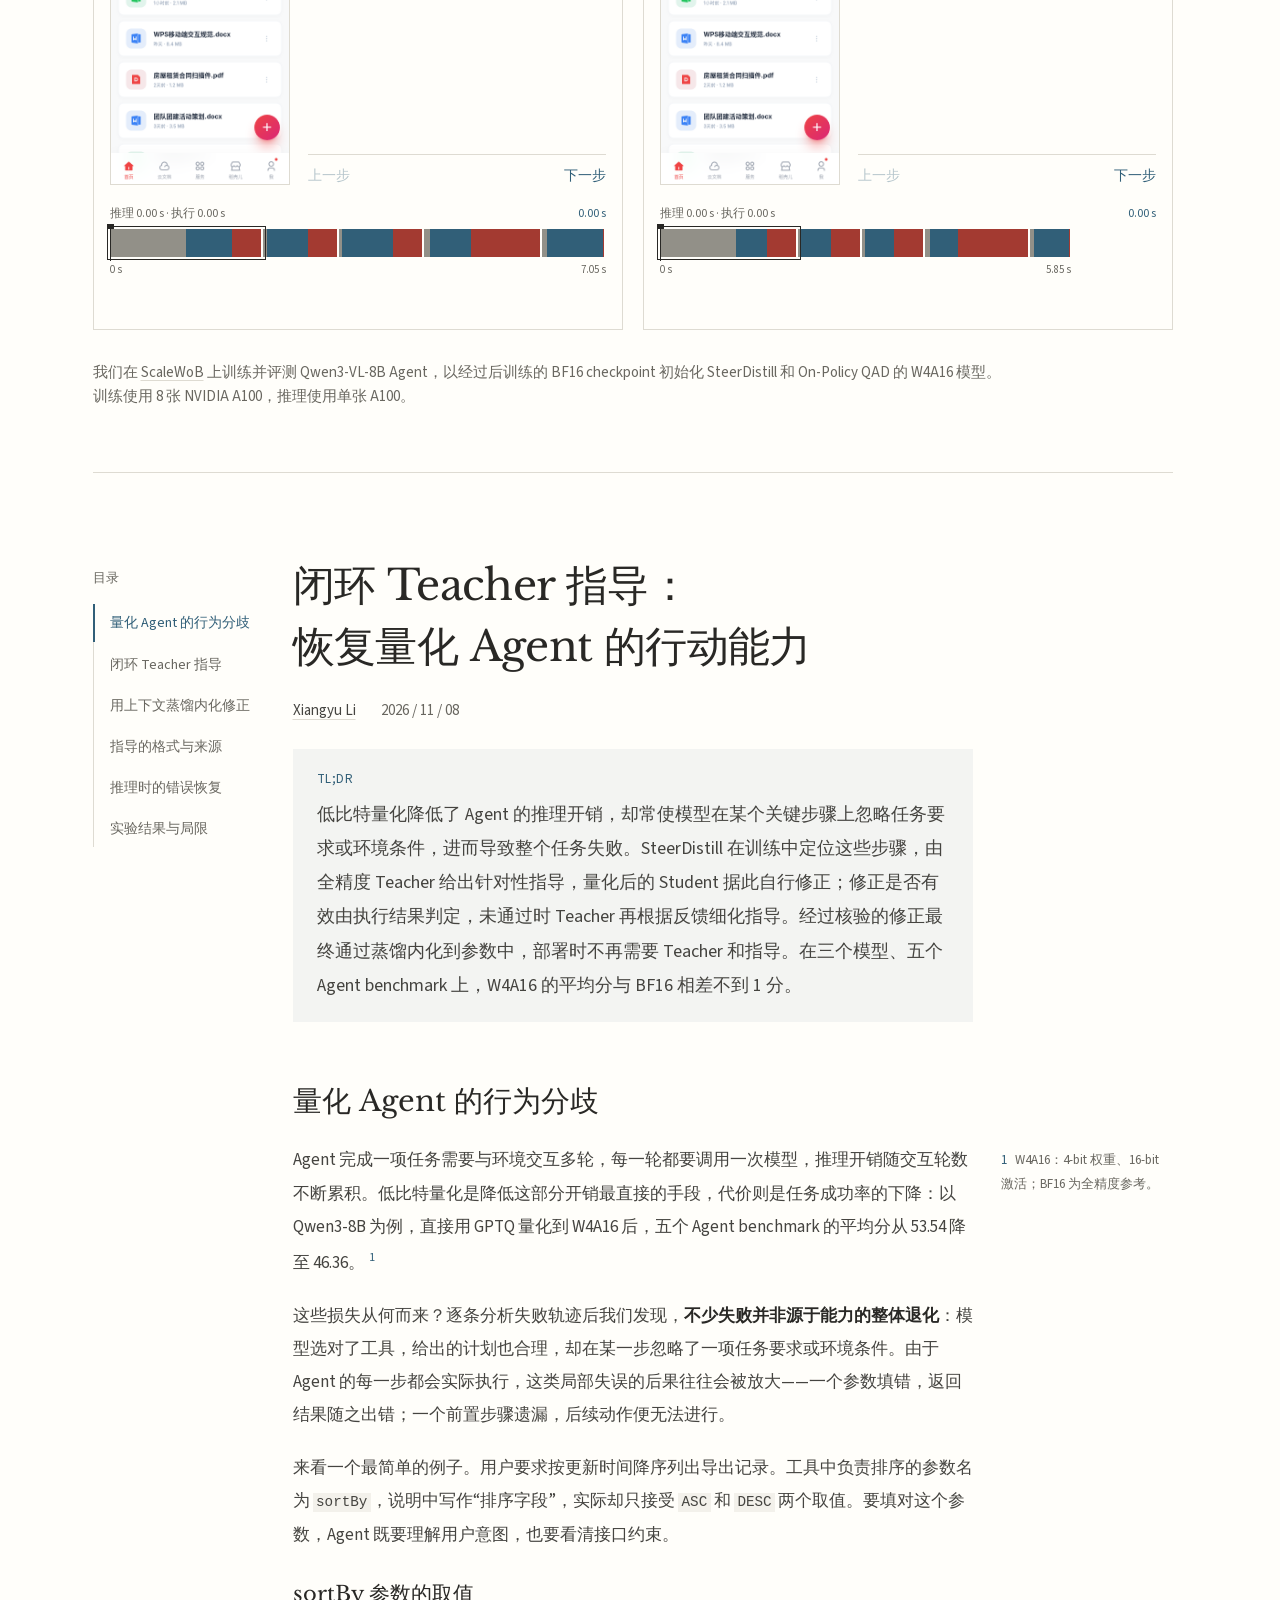
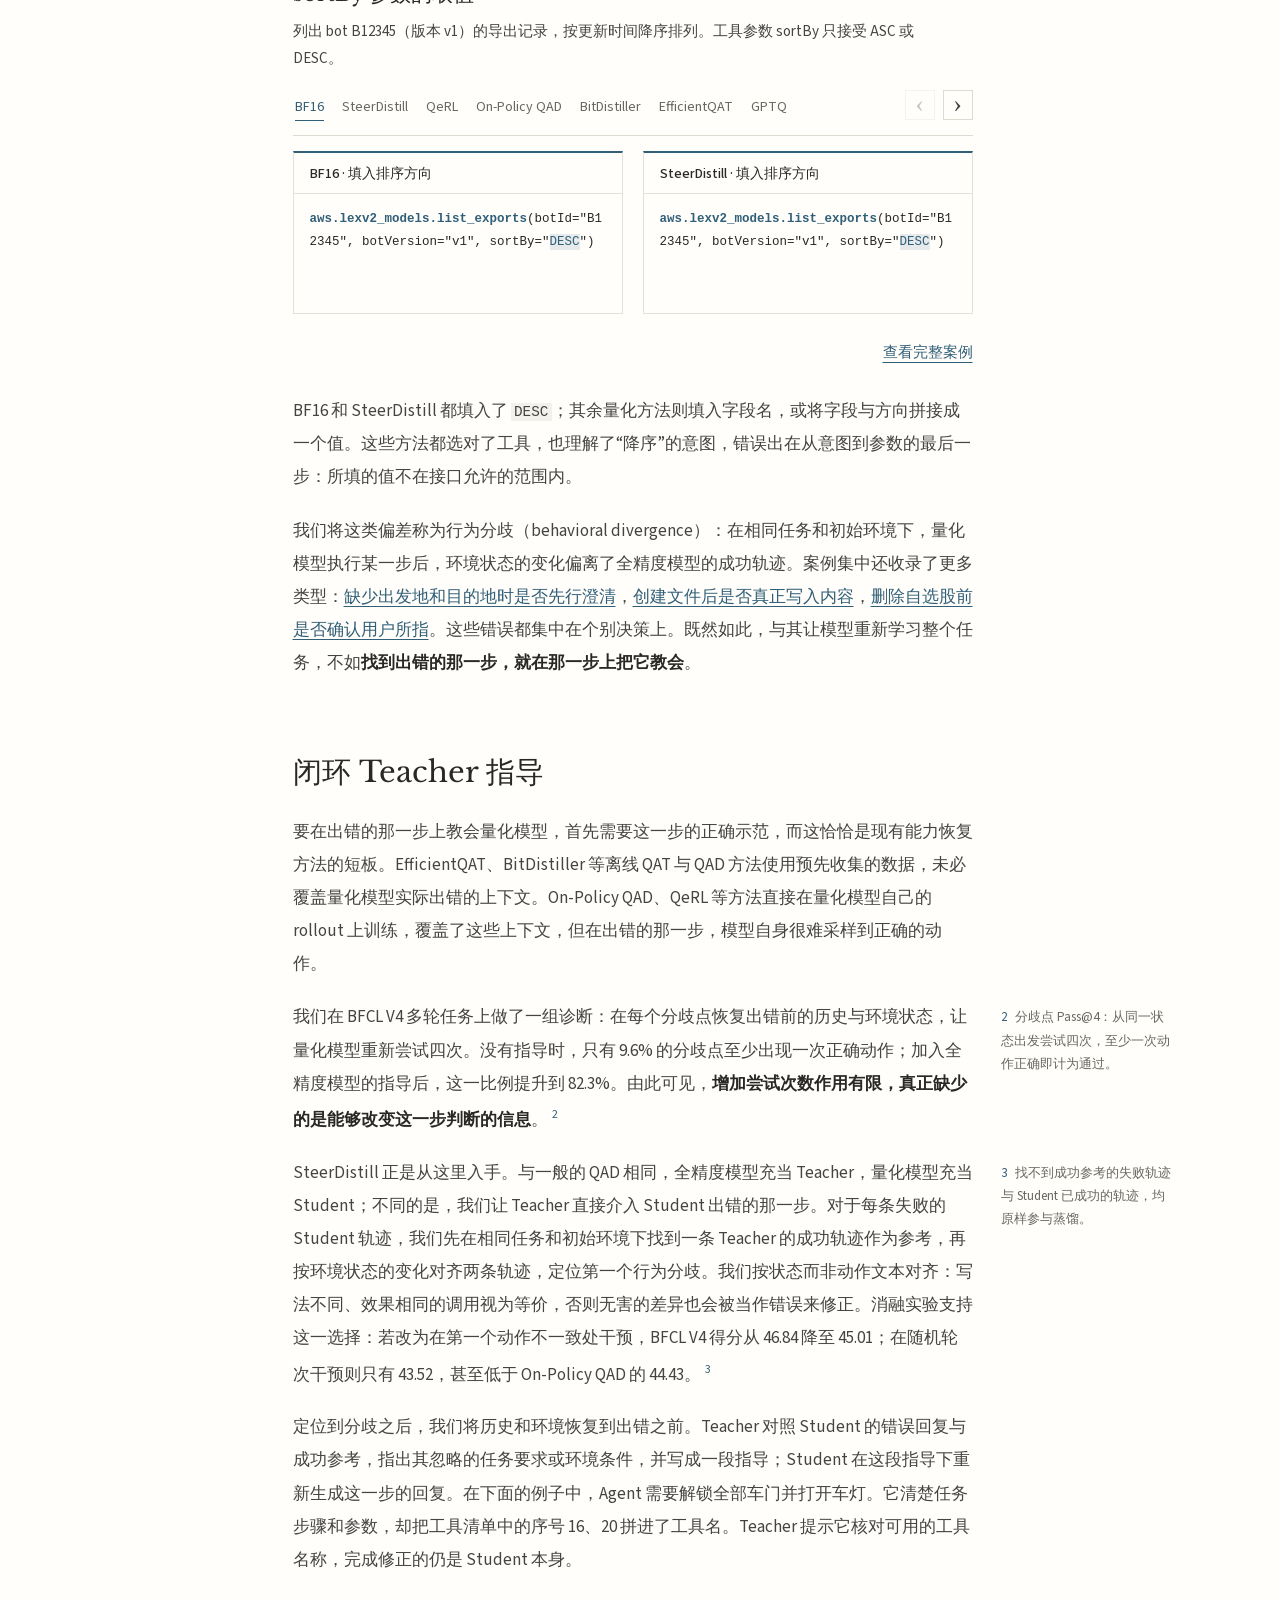
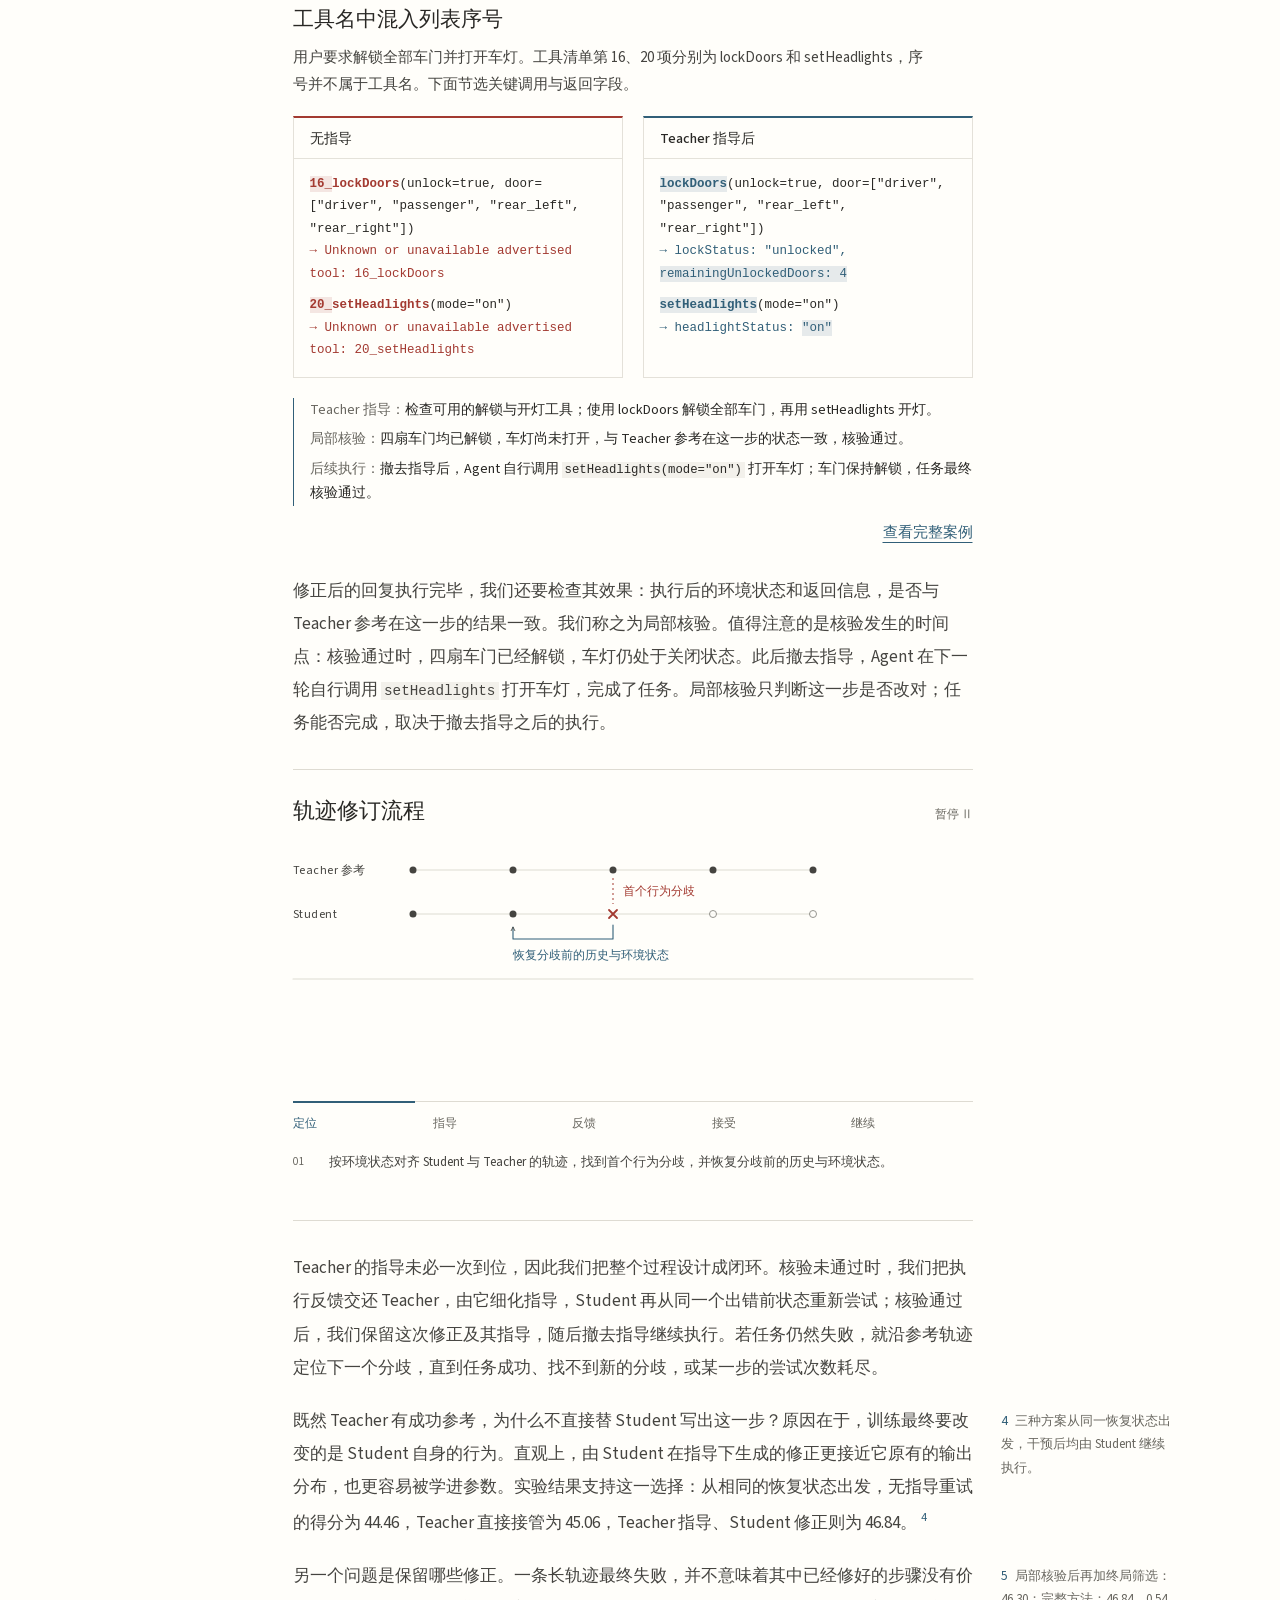
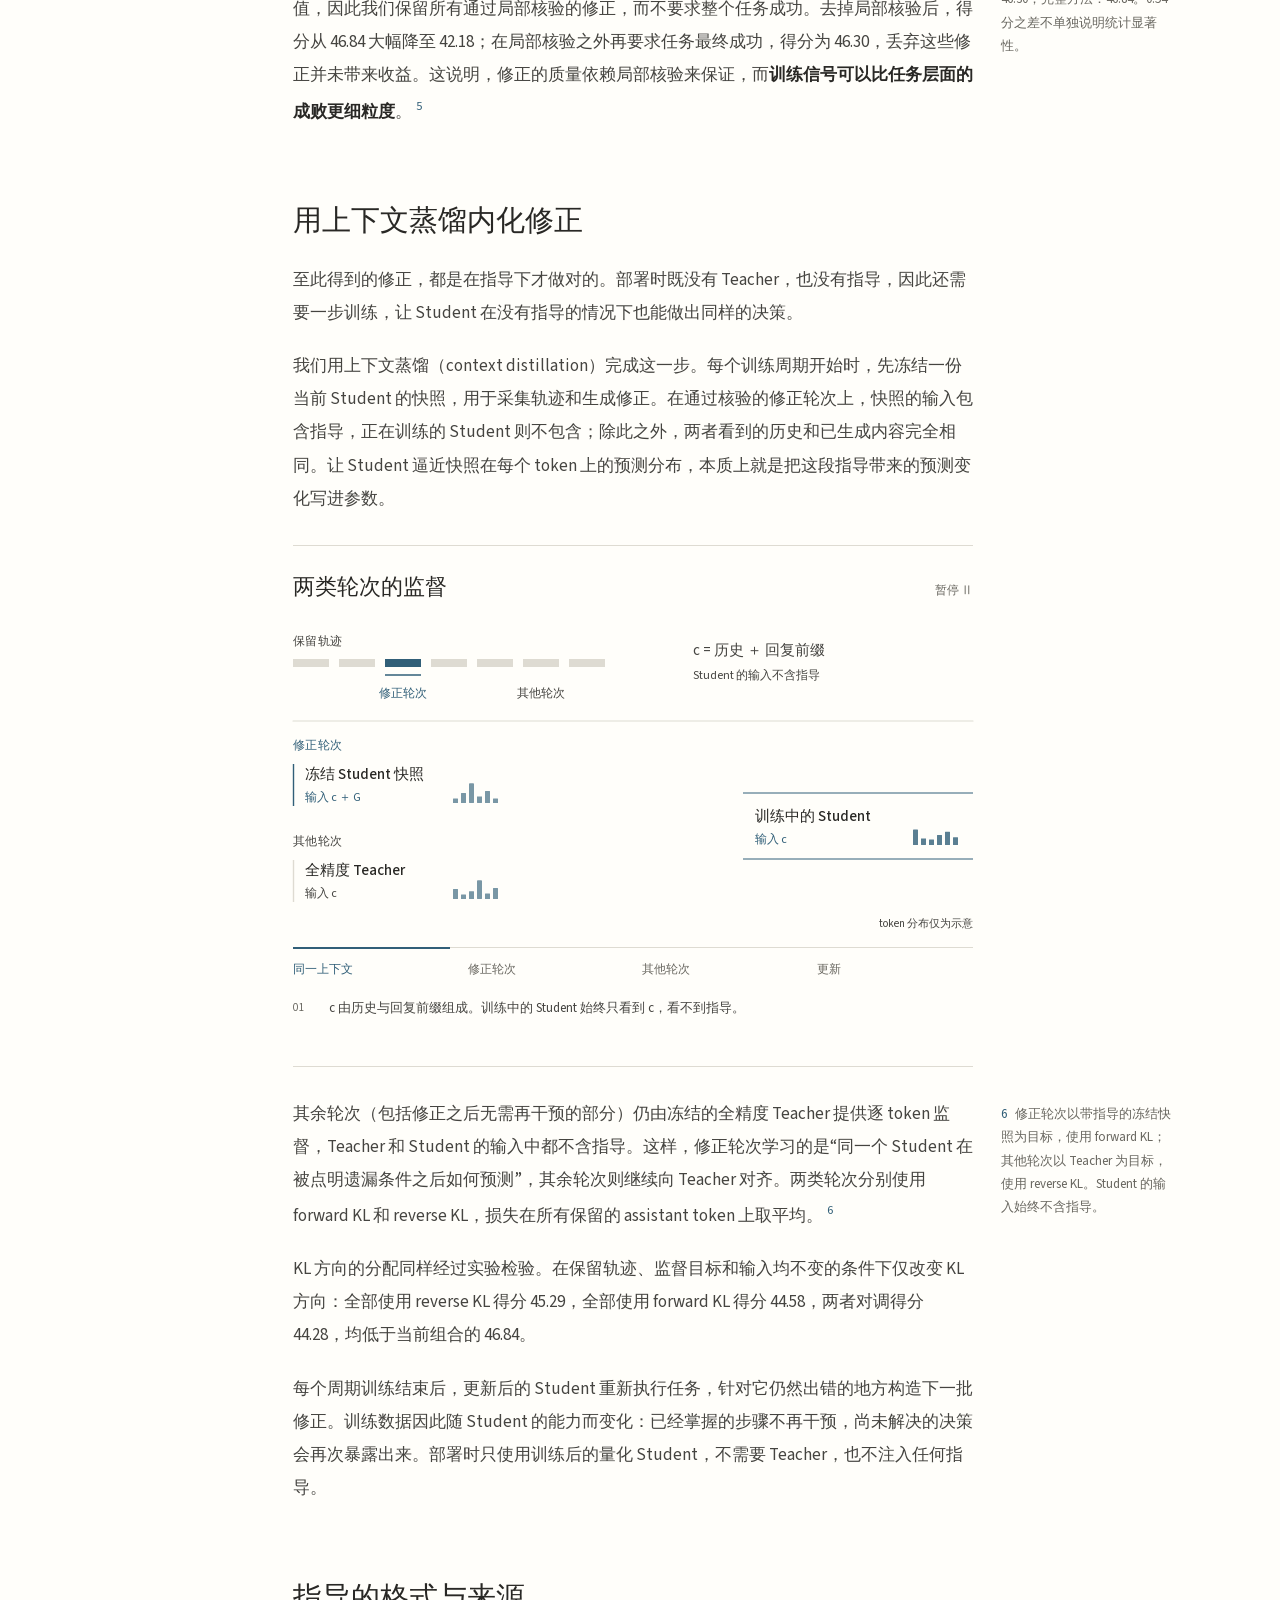
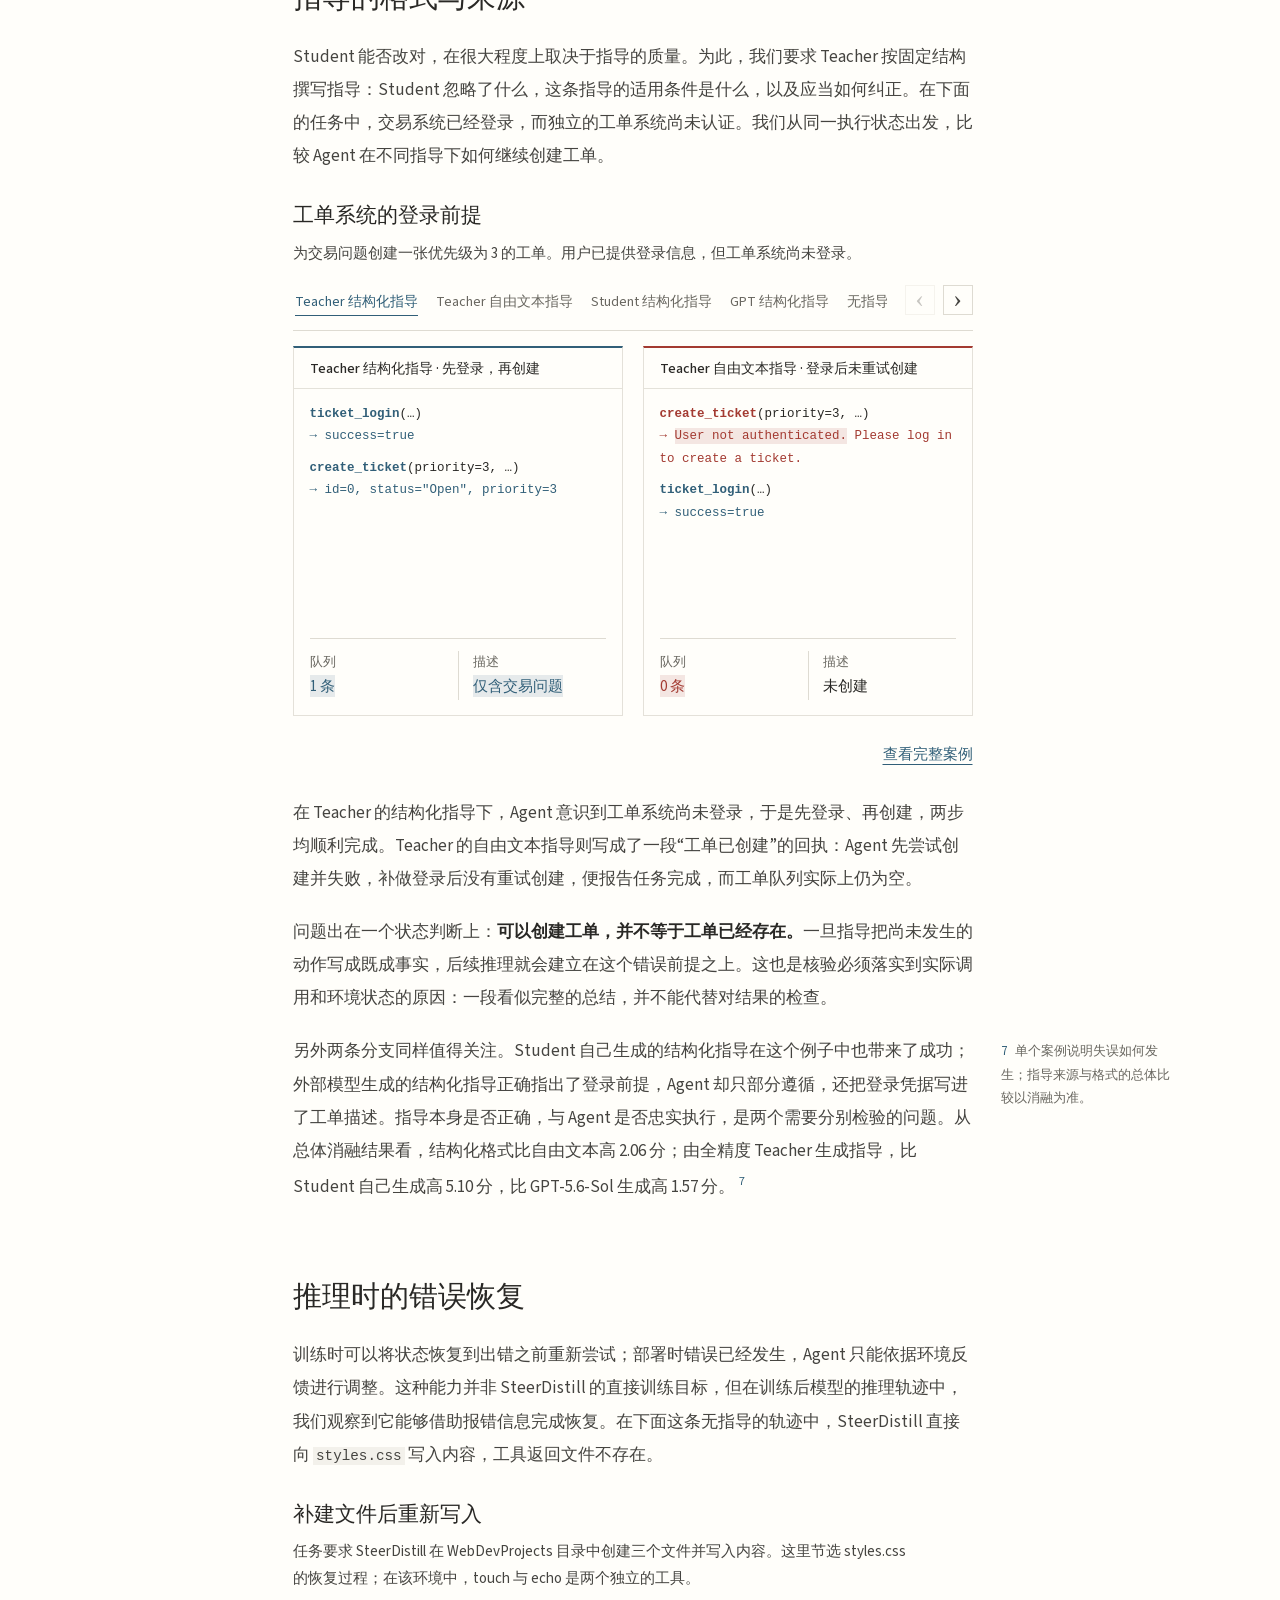
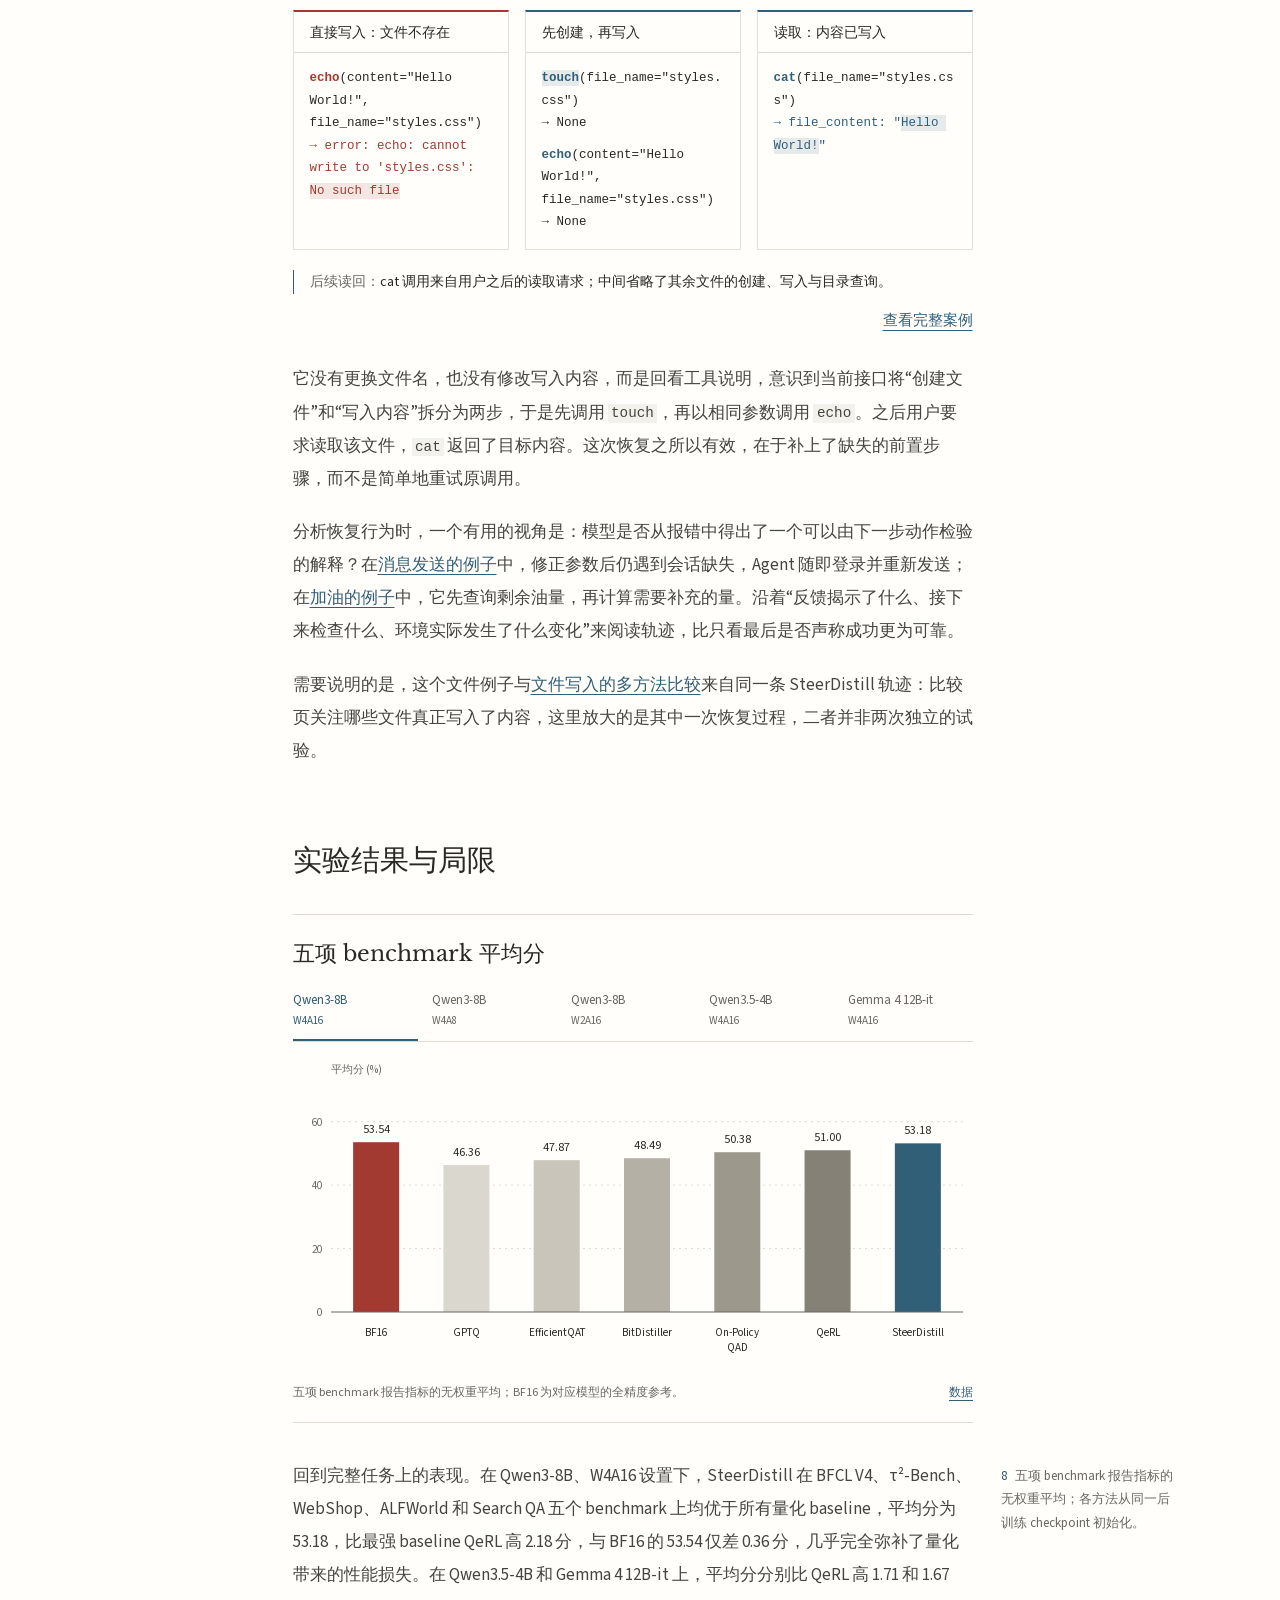
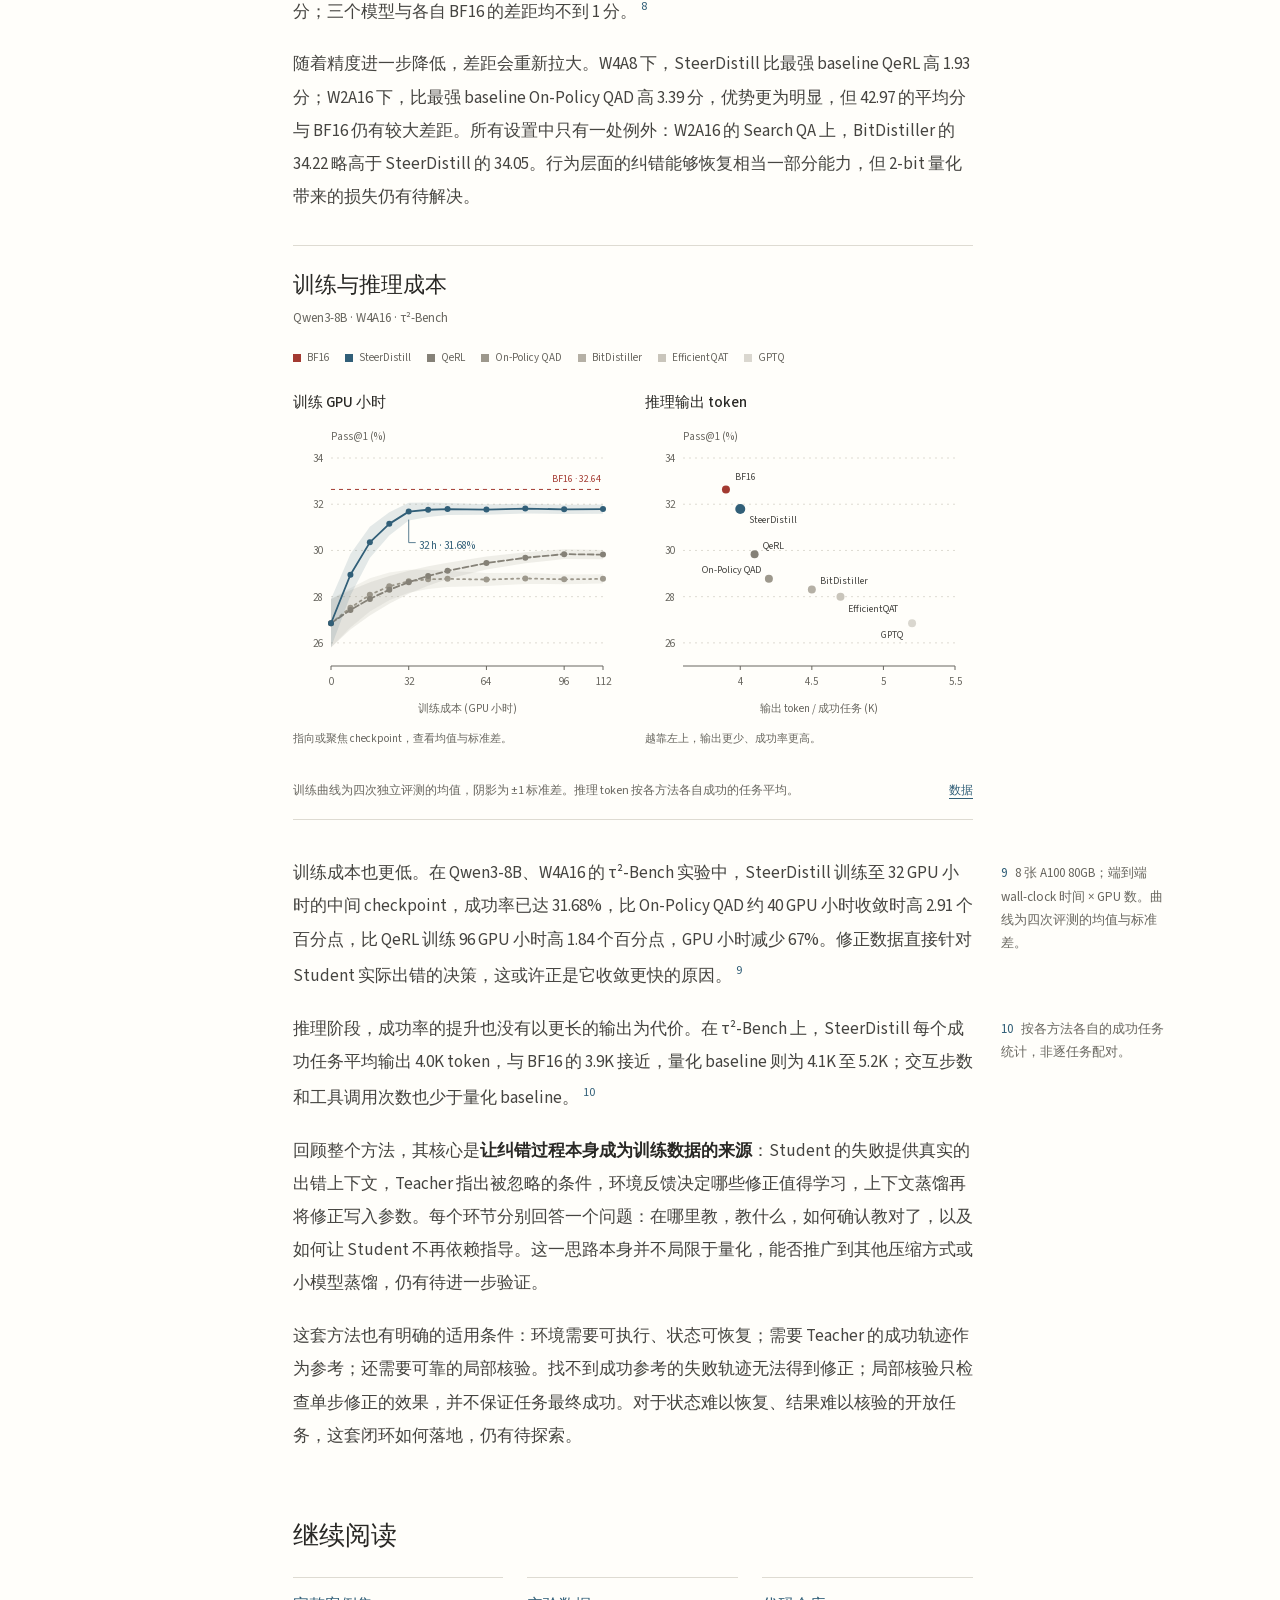
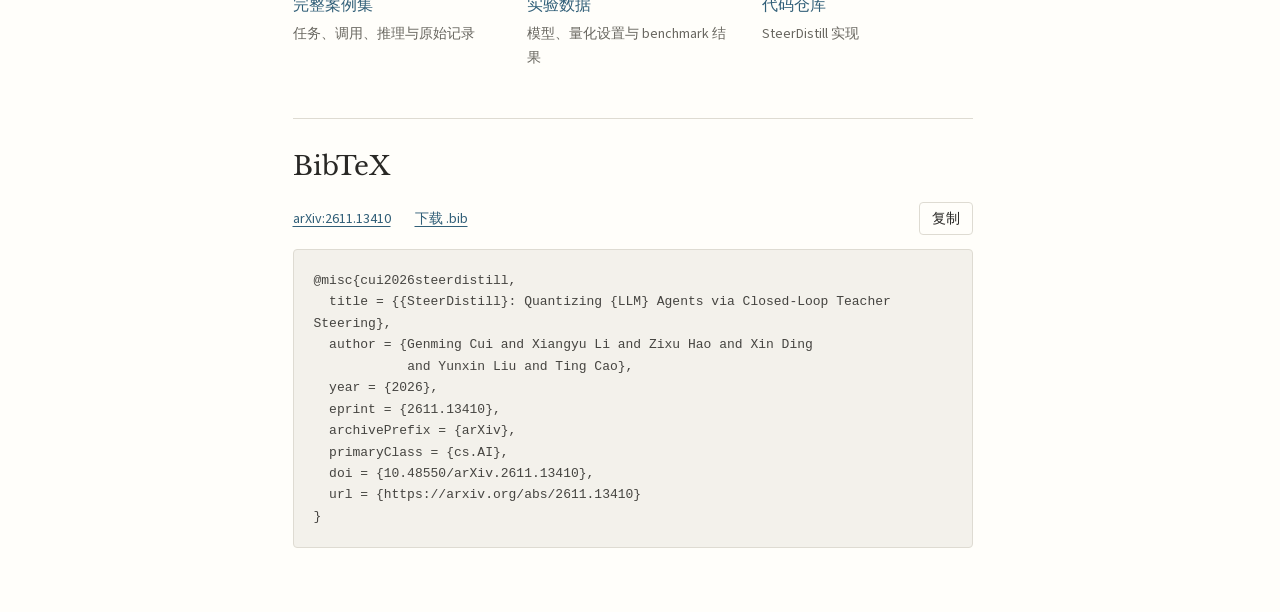
<file: article.html>
<!doctype html><meta charset="utf-8"><meta name="viewport" content="width=device-width"><title>SteerDistill</title><a href="article/">Continue to SteerDistill</a><script>location.replace("article/"+location.search+location.hash)</script>
</file>
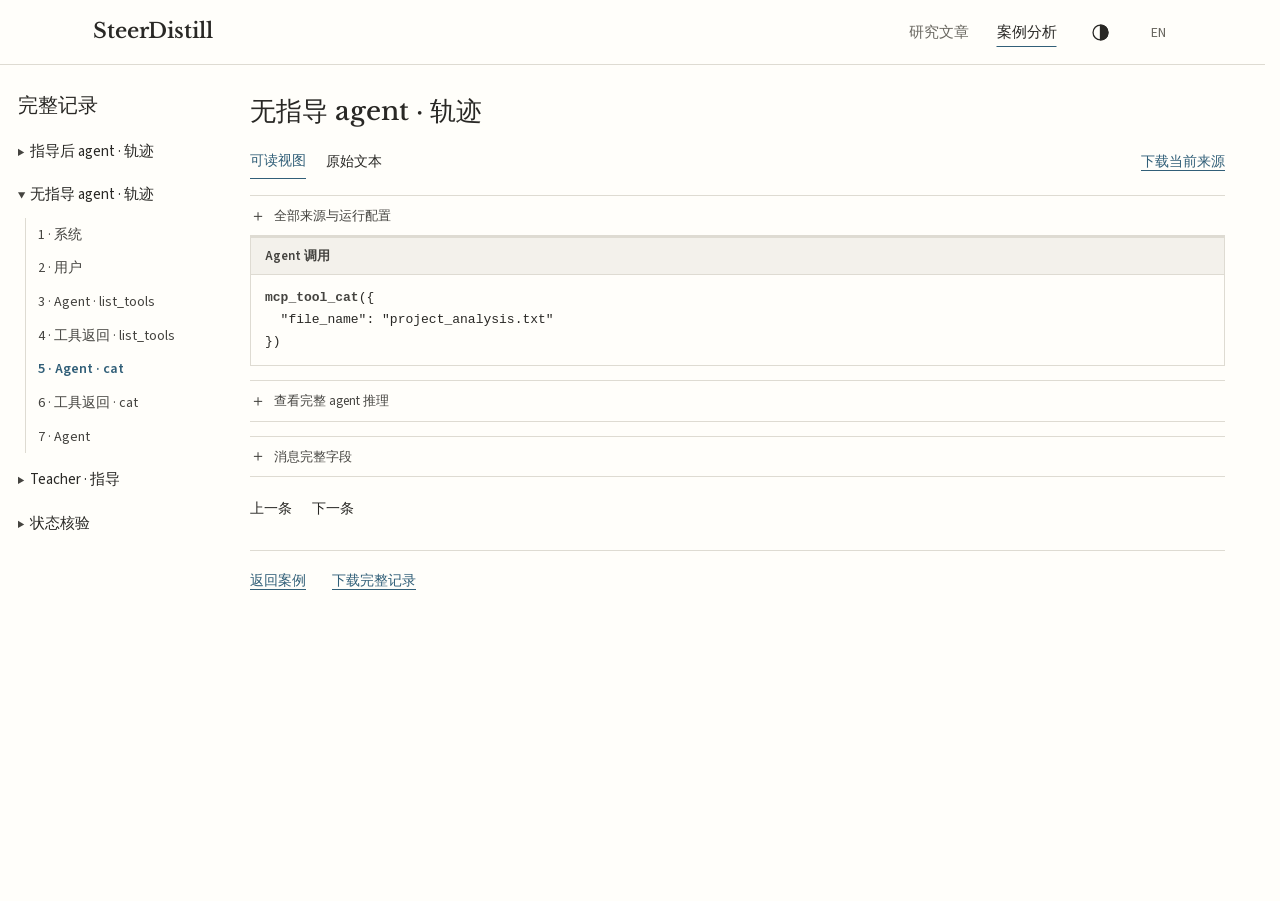
<file: design-lab/case-records.html>
<!doctype html><meta charset="utf-8"><meta name="viewport" content="width=device-width"><title>SteerDistill</title><a href="../records/">Continue to SteerDistill</a><script>location.replace("../records/"+location.search+location.hash)</script>
</file>
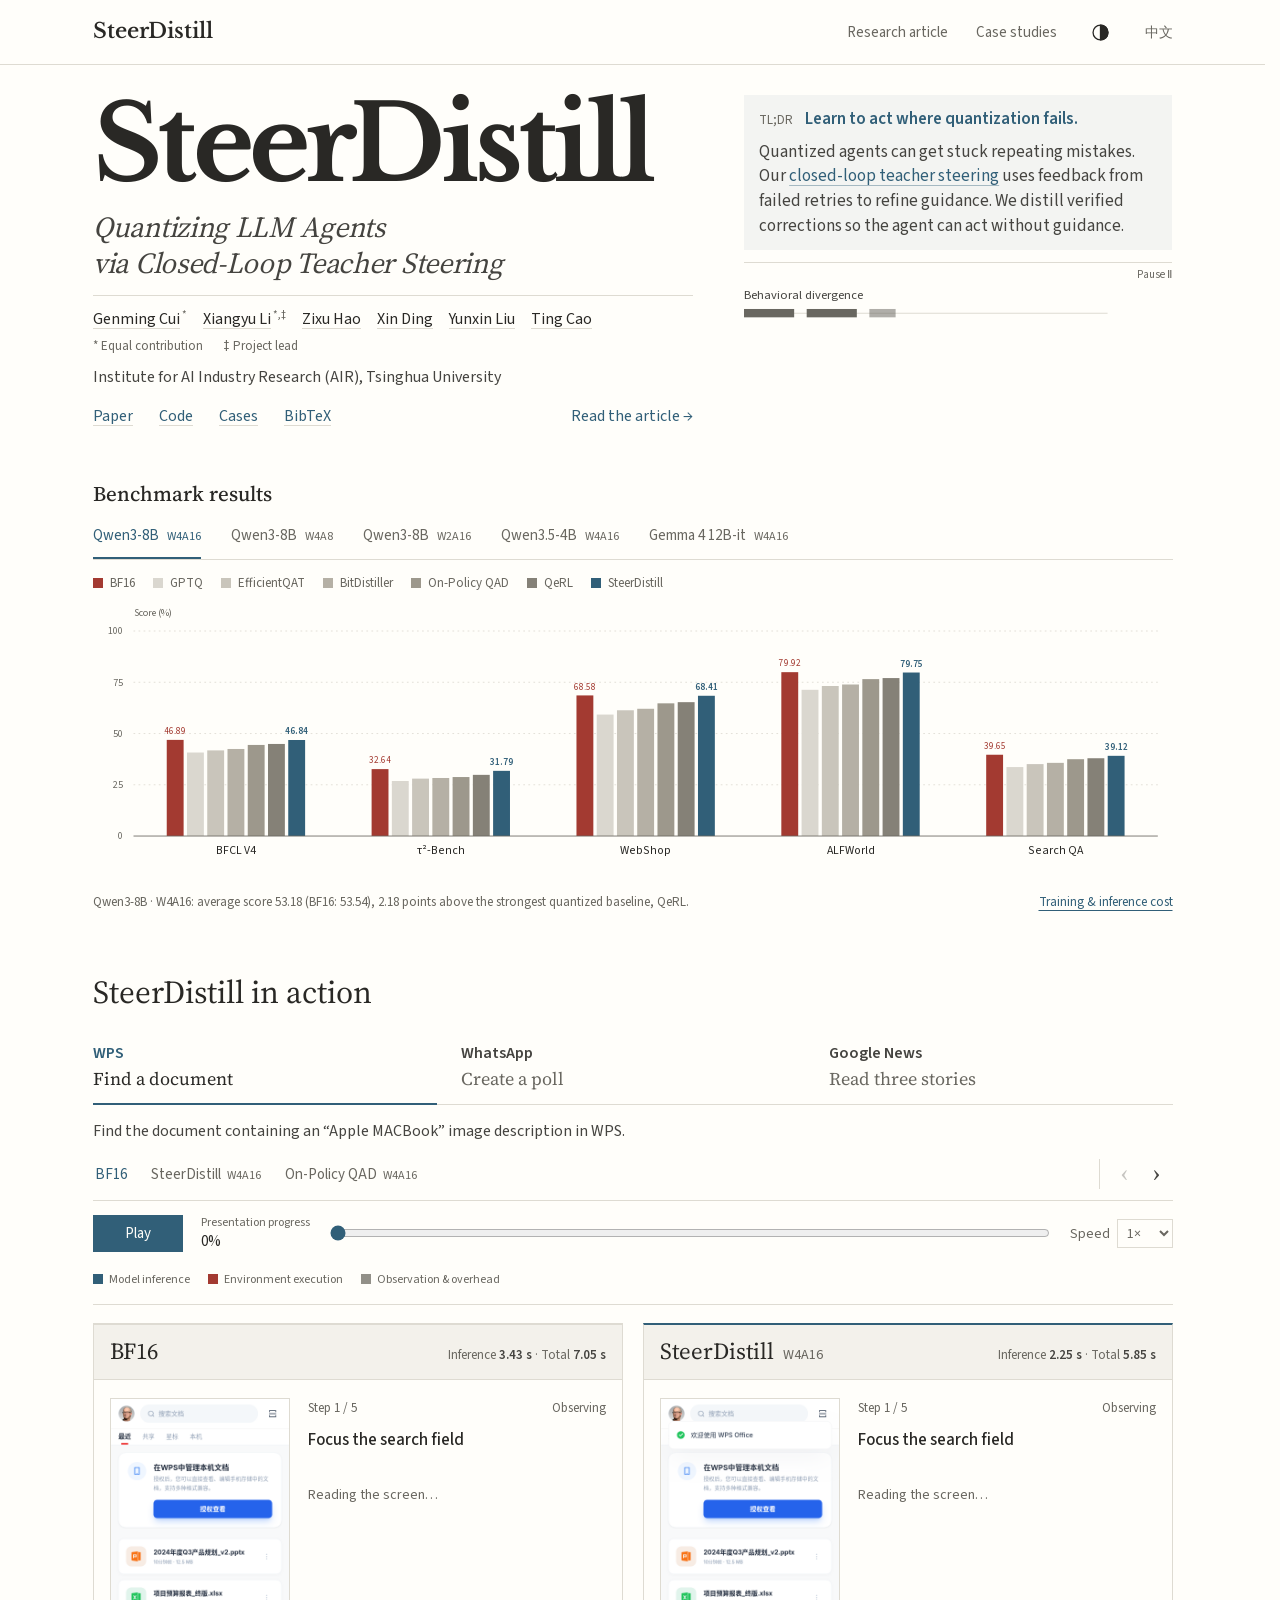
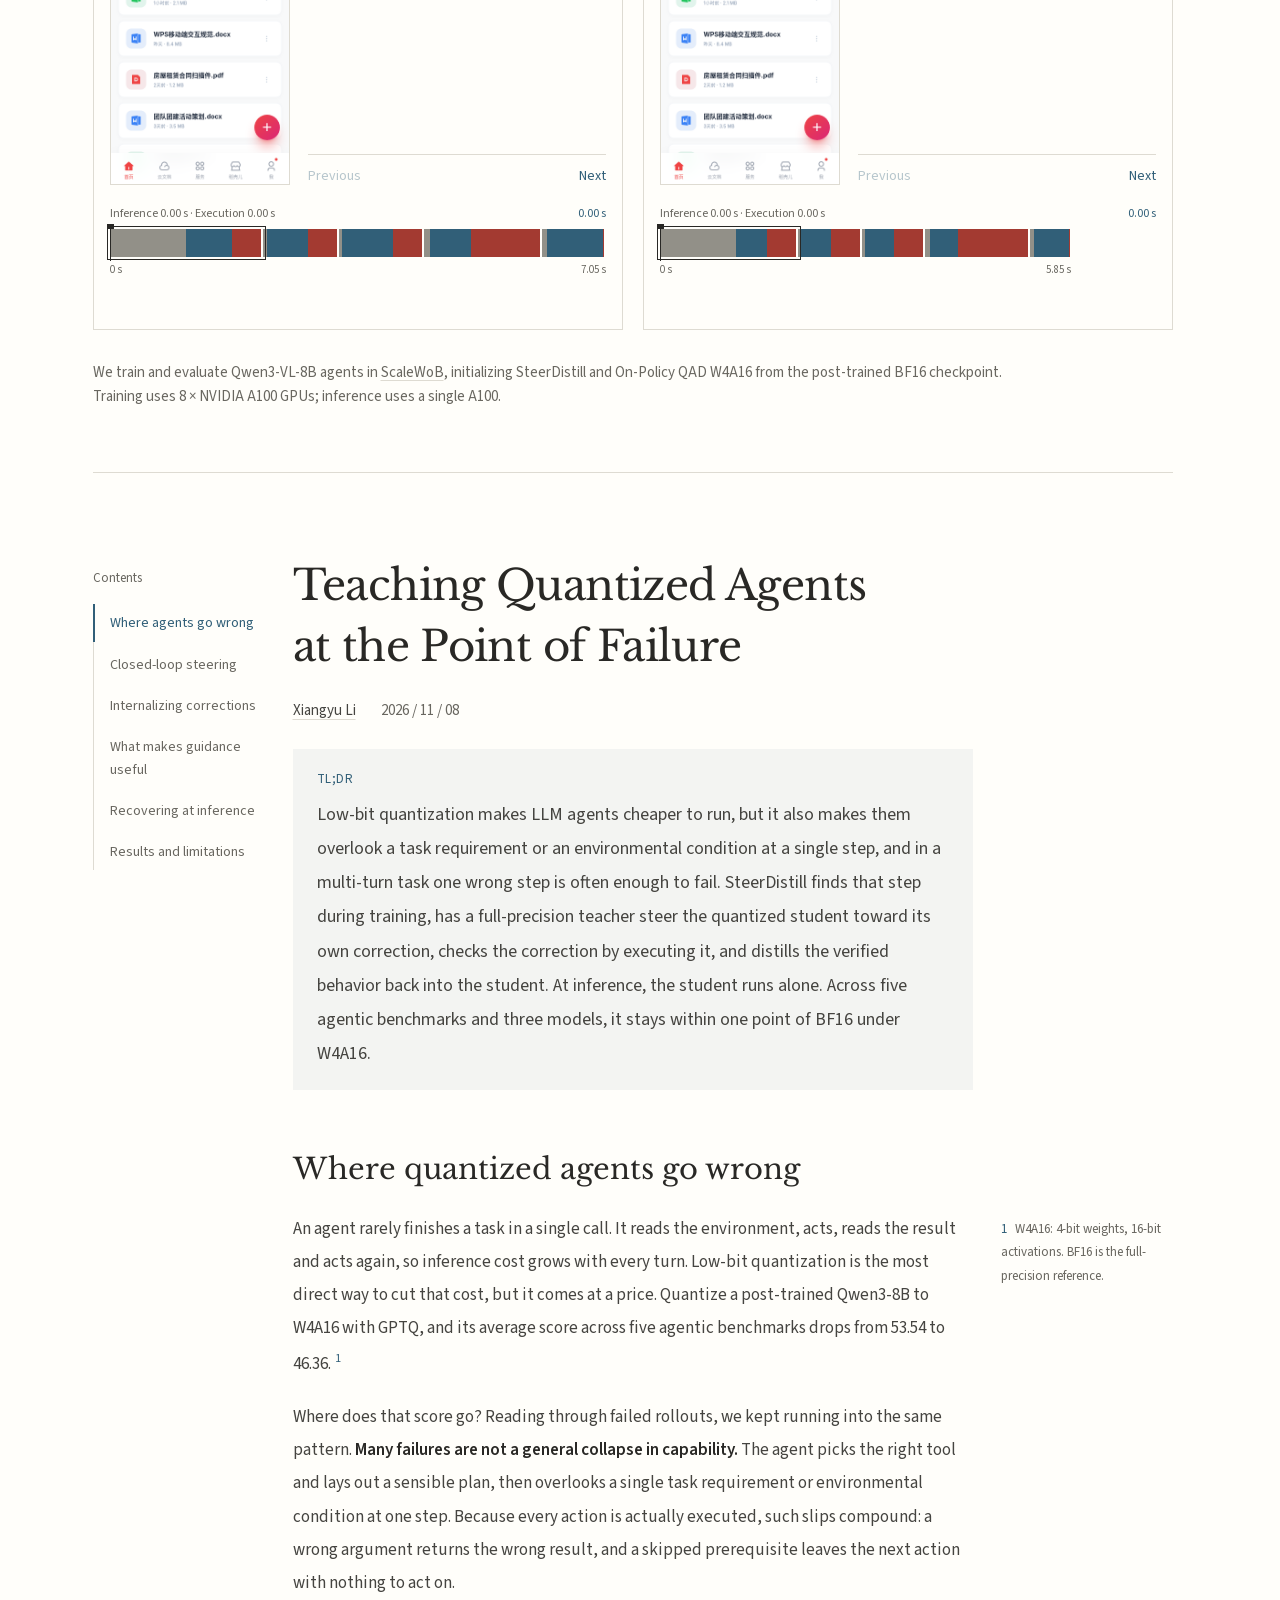
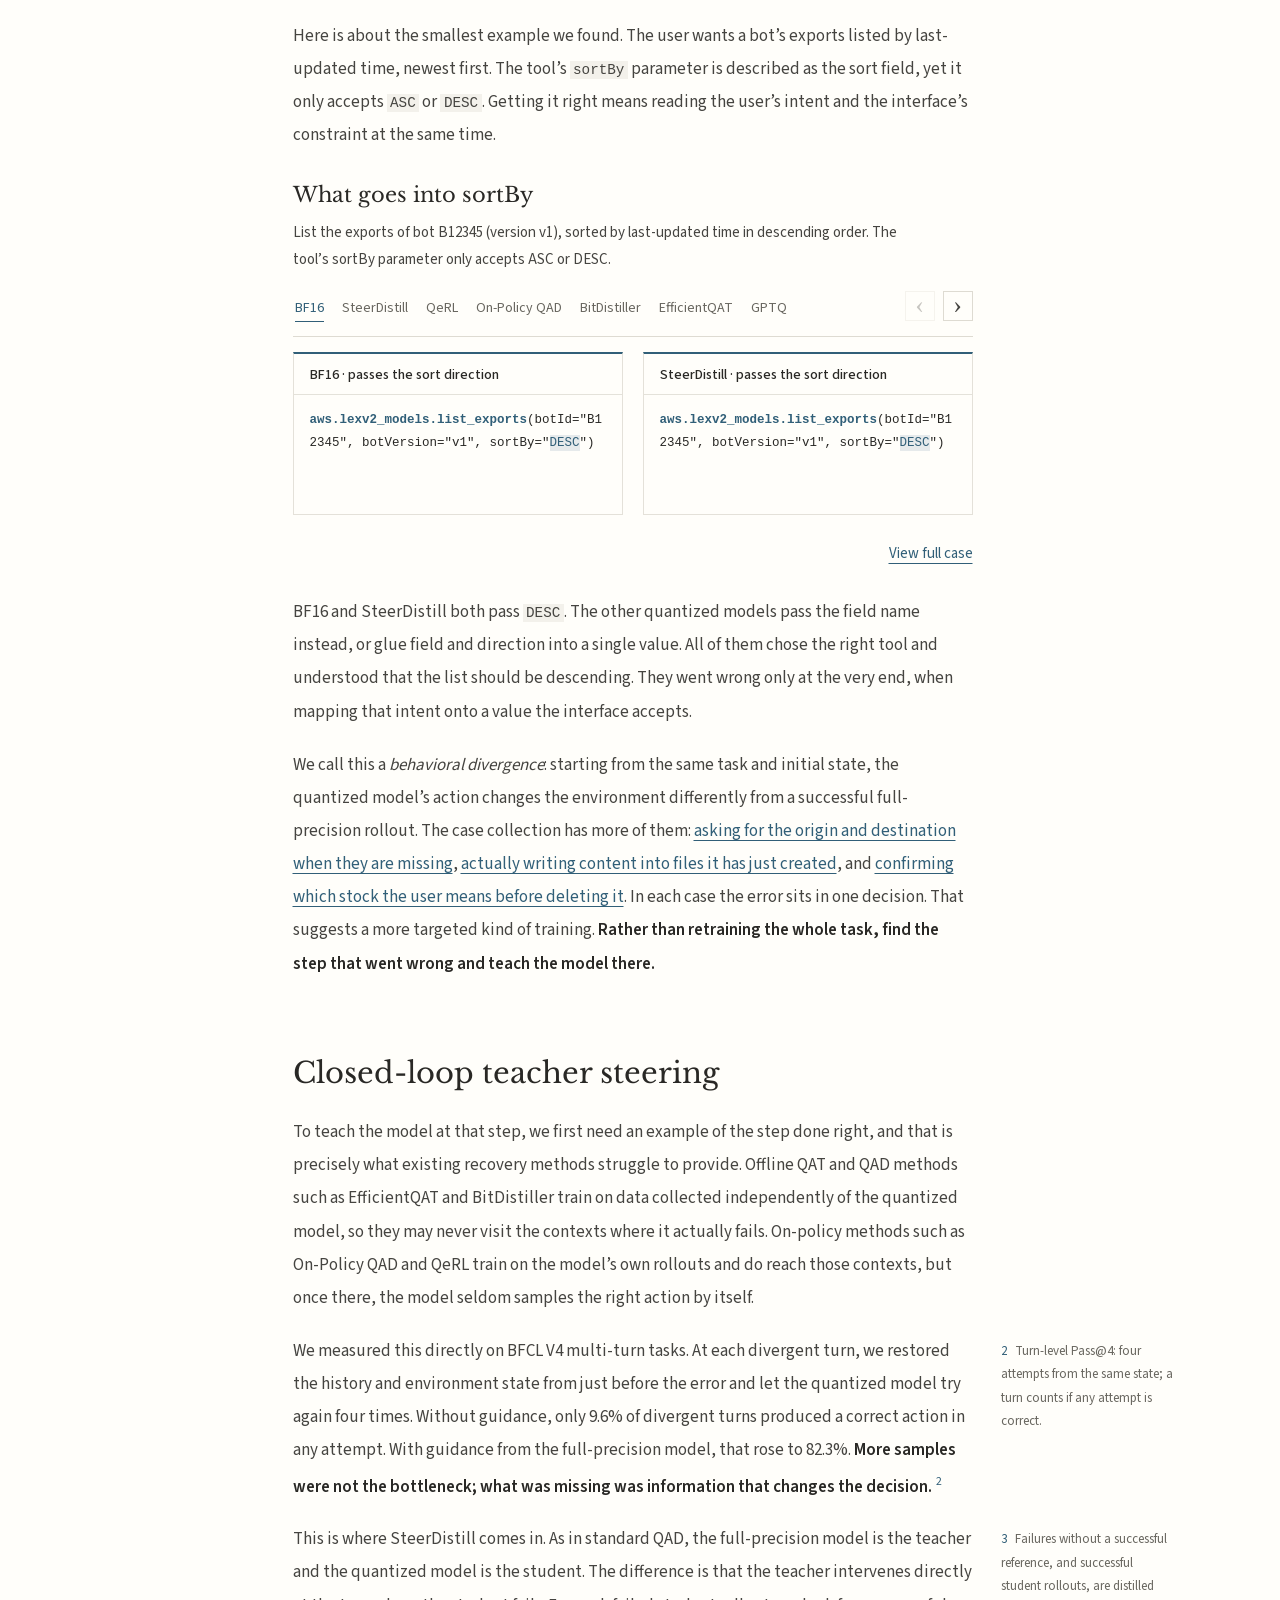
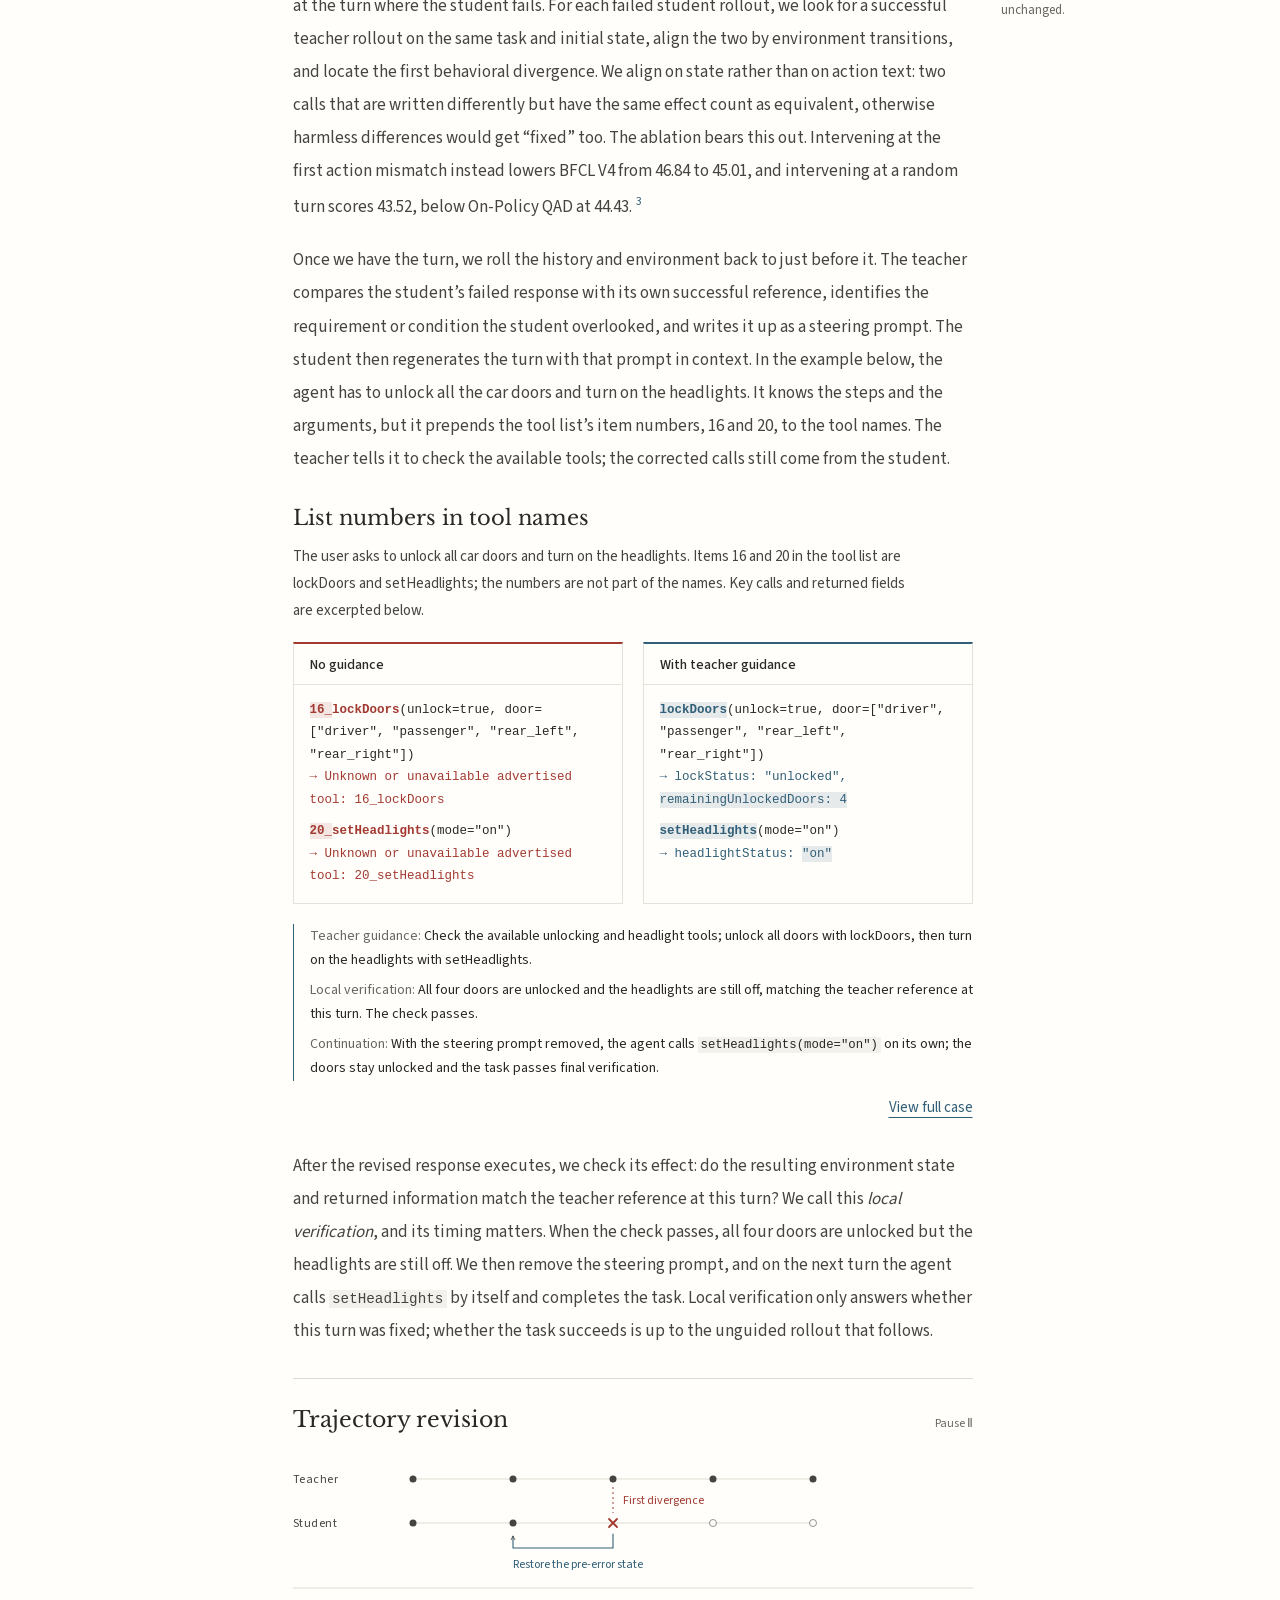
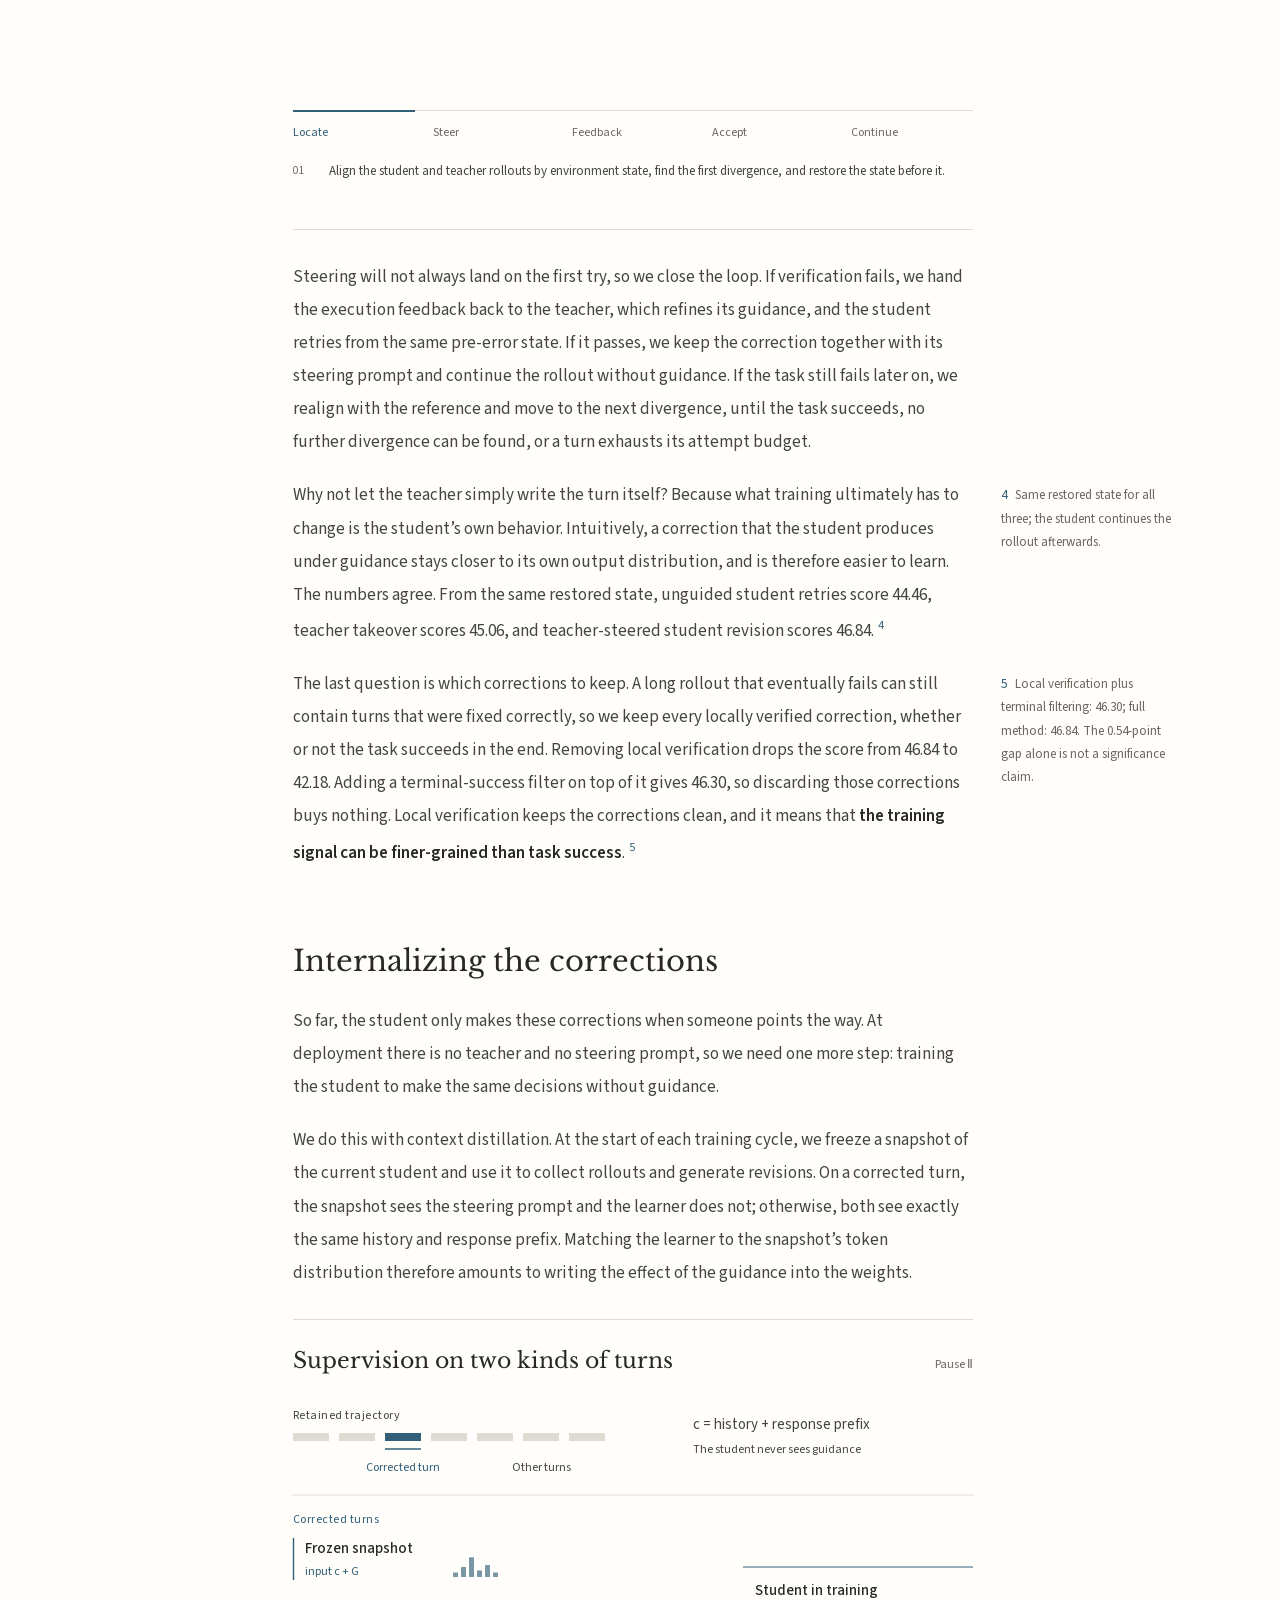
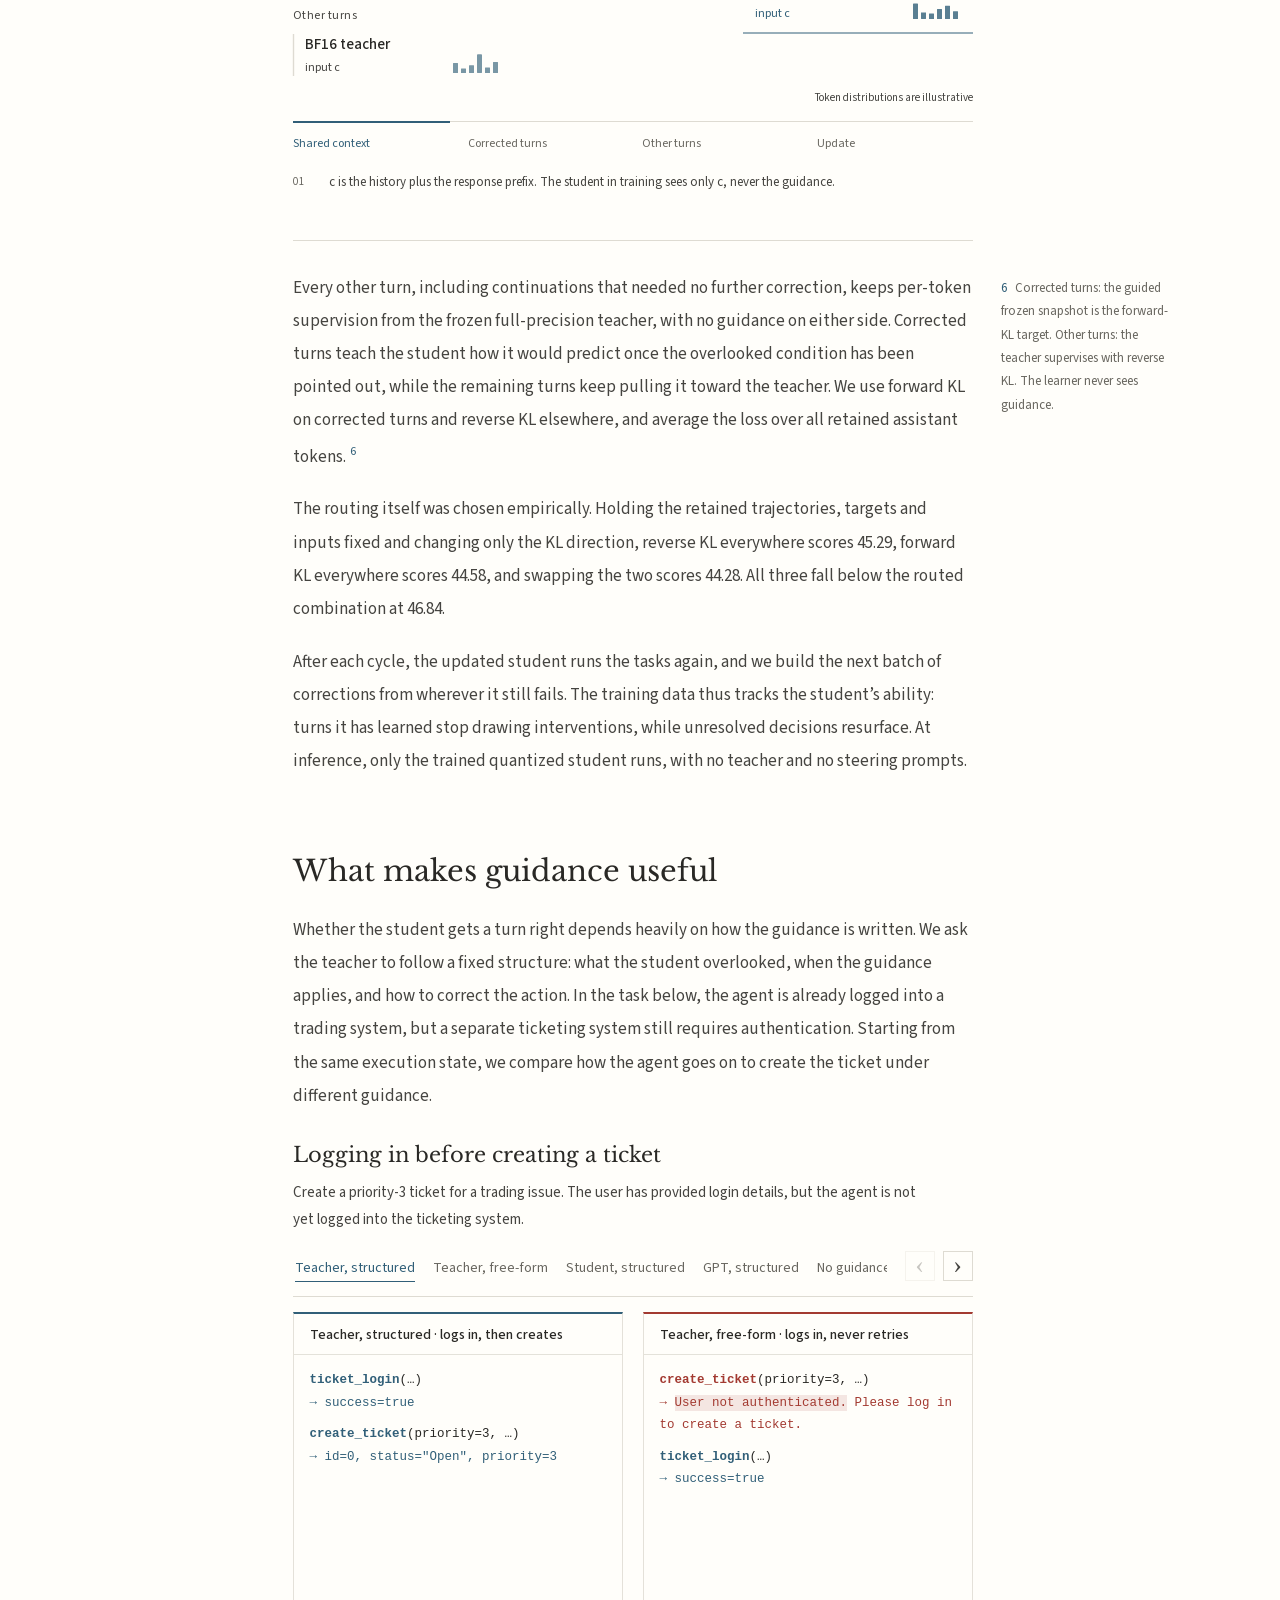
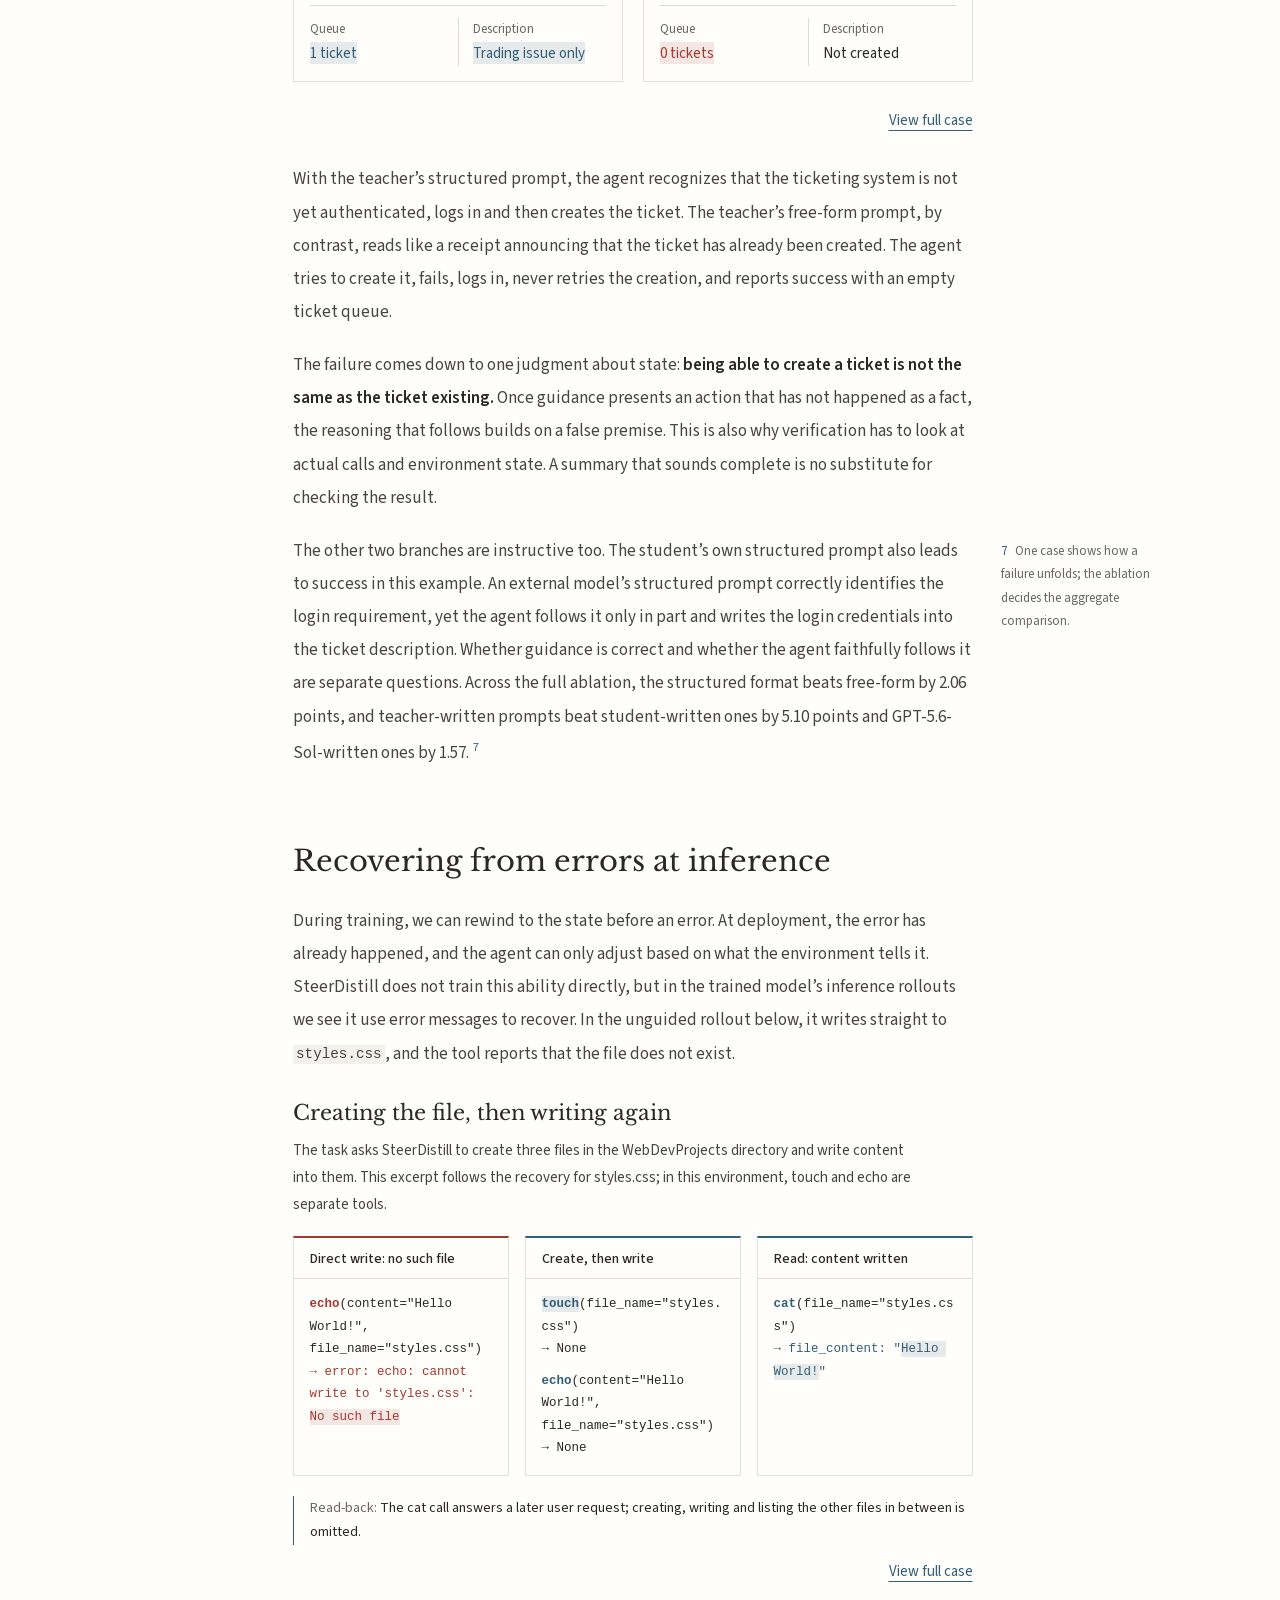
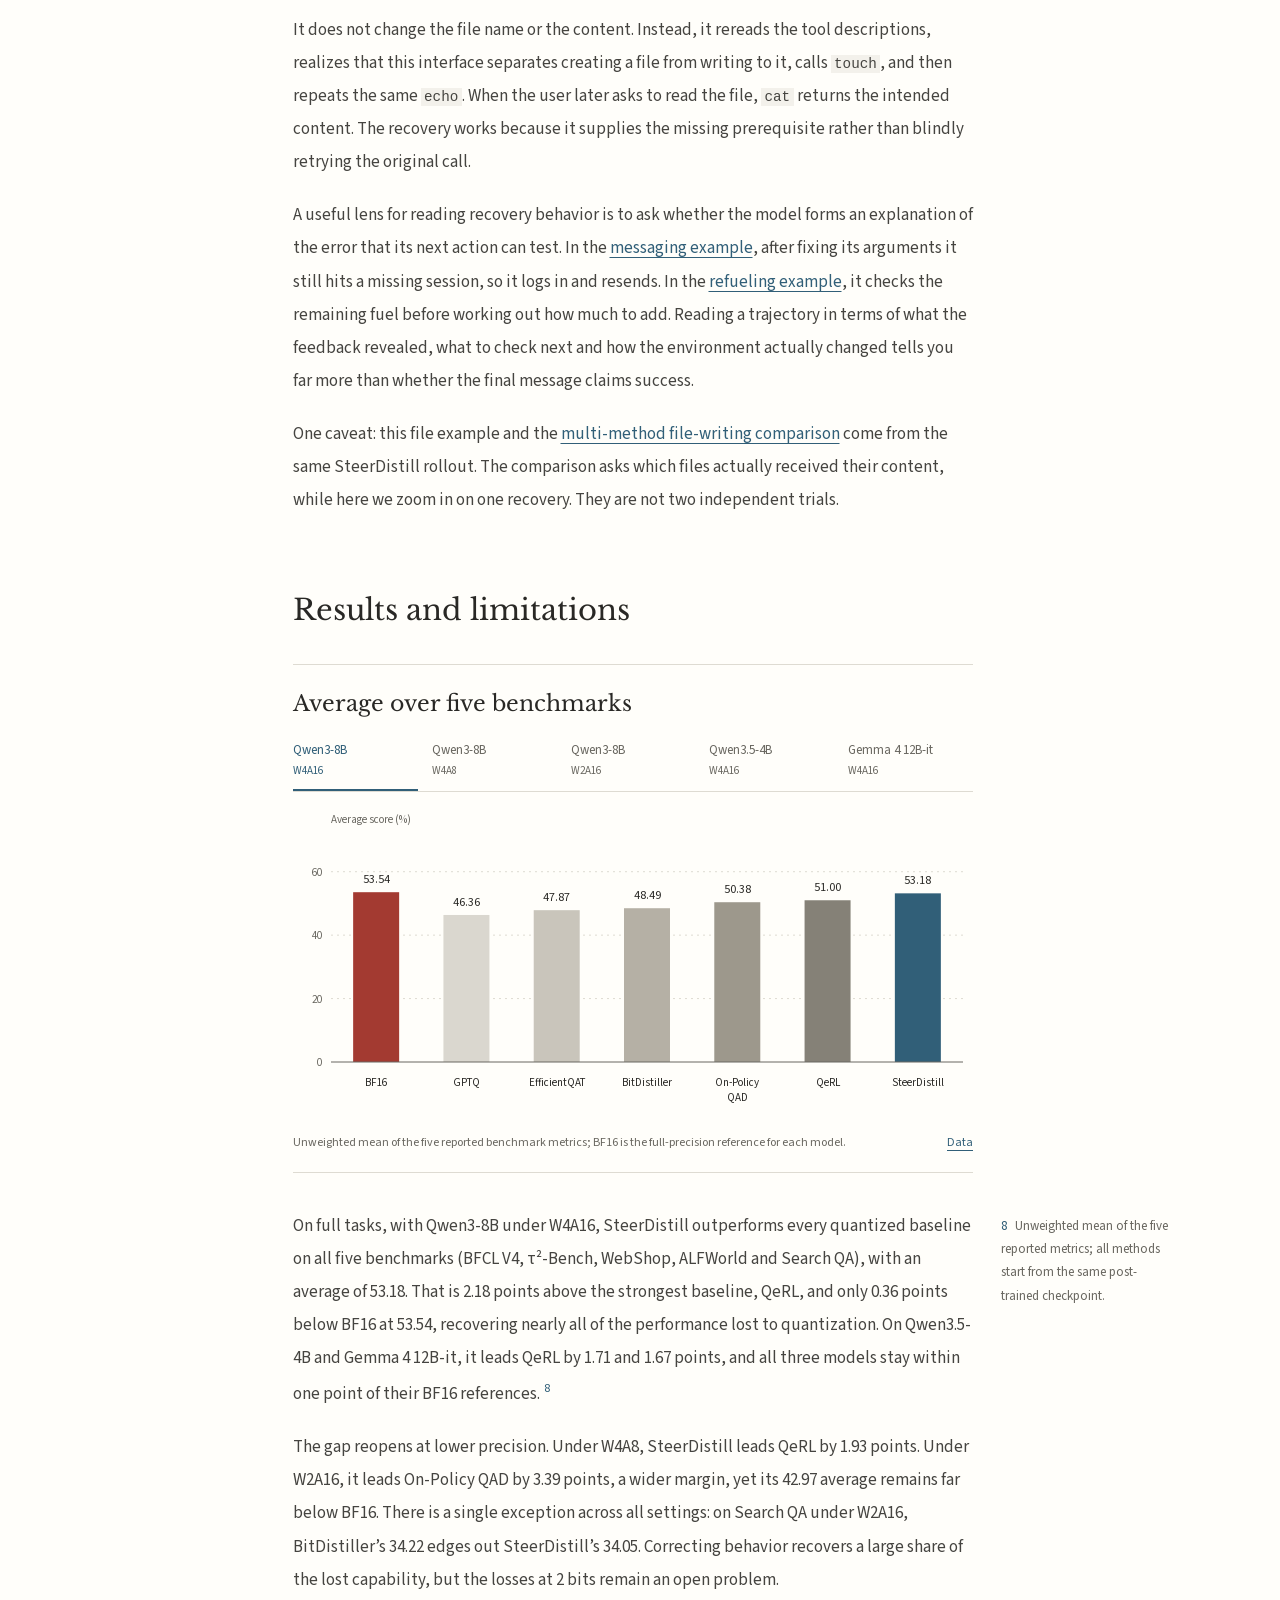
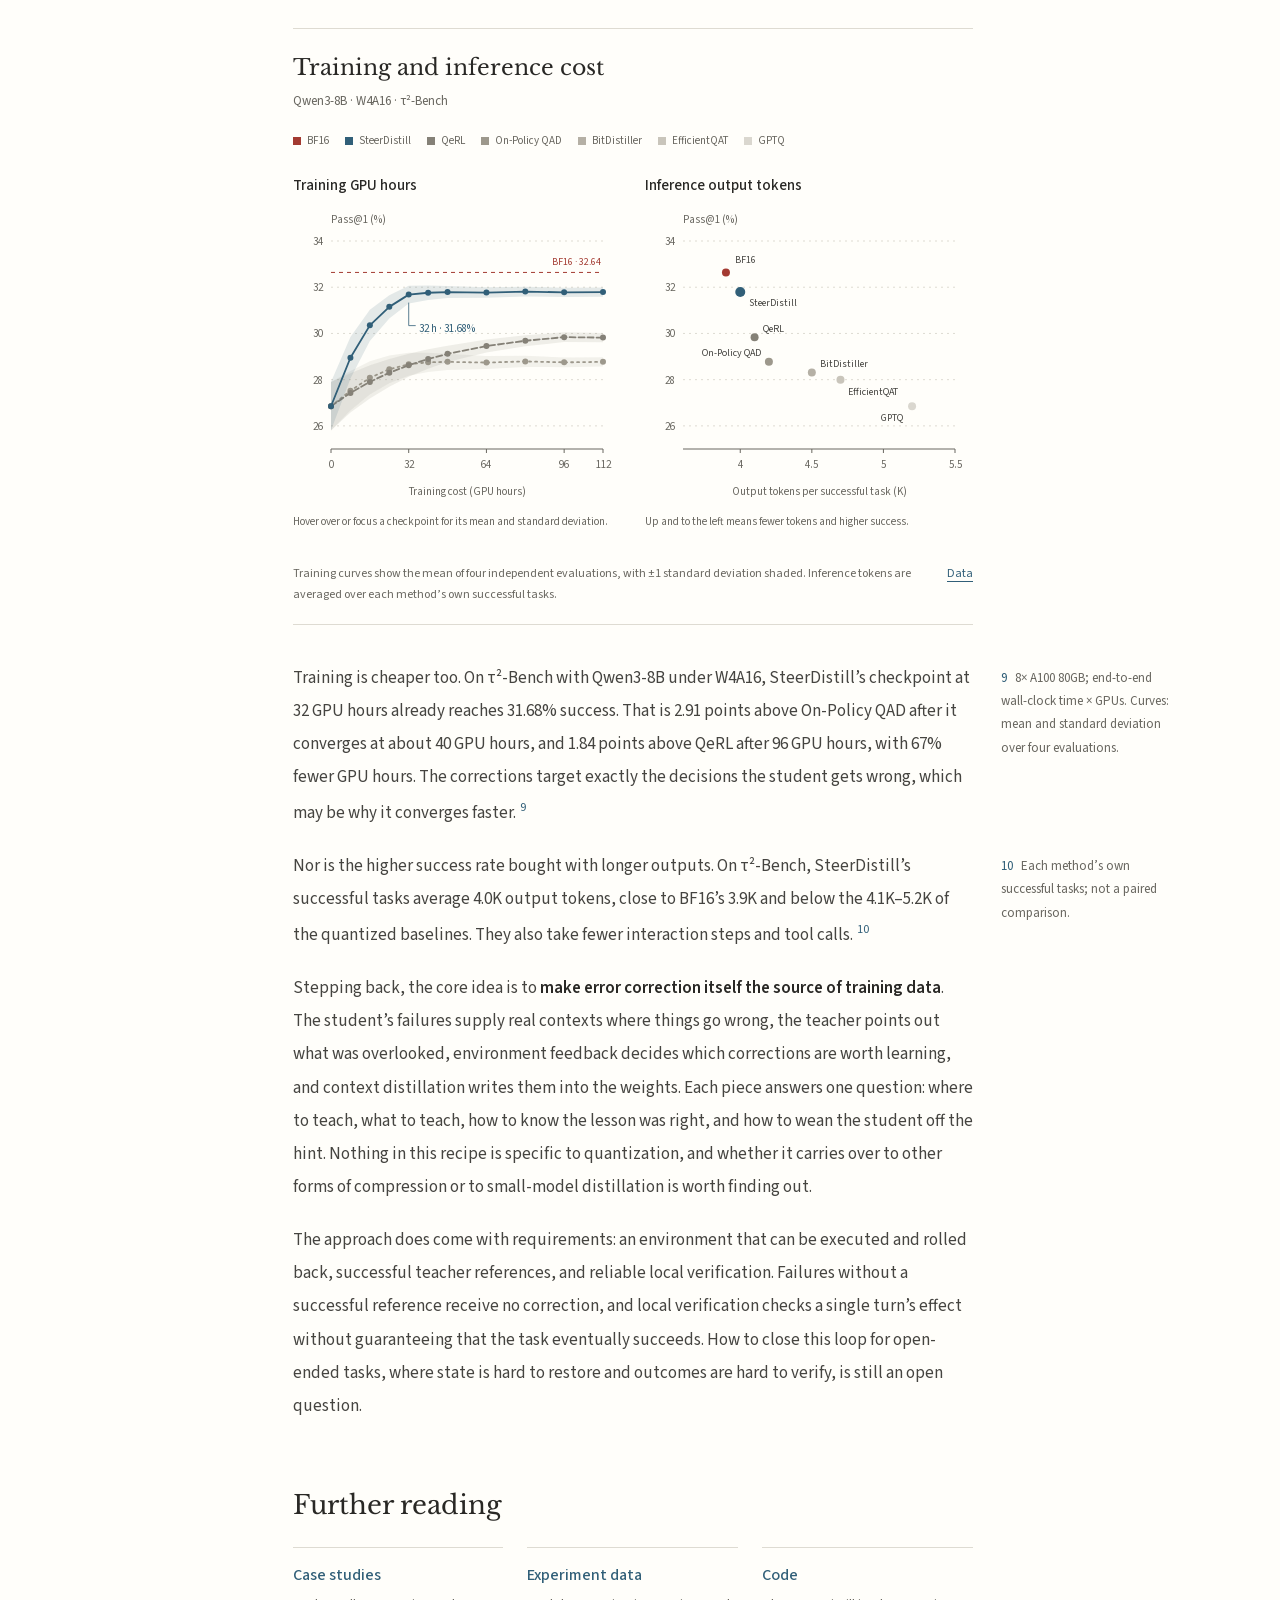
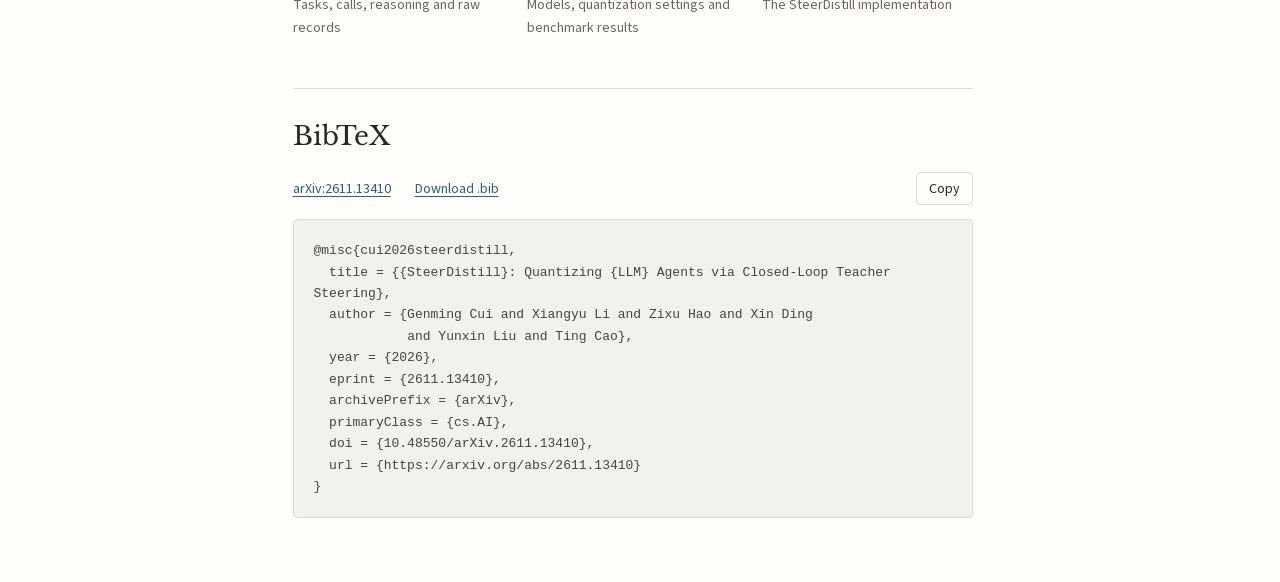
<file: design-lab/p2.html>
<!doctype html><meta charset="utf-8"><meta name="viewport" content="width=device-width"><title>SteerDistill</title><a href="../">Continue to SteerDistill</a><script>location.replace("../"+location.search+location.hash)</script>
</file>
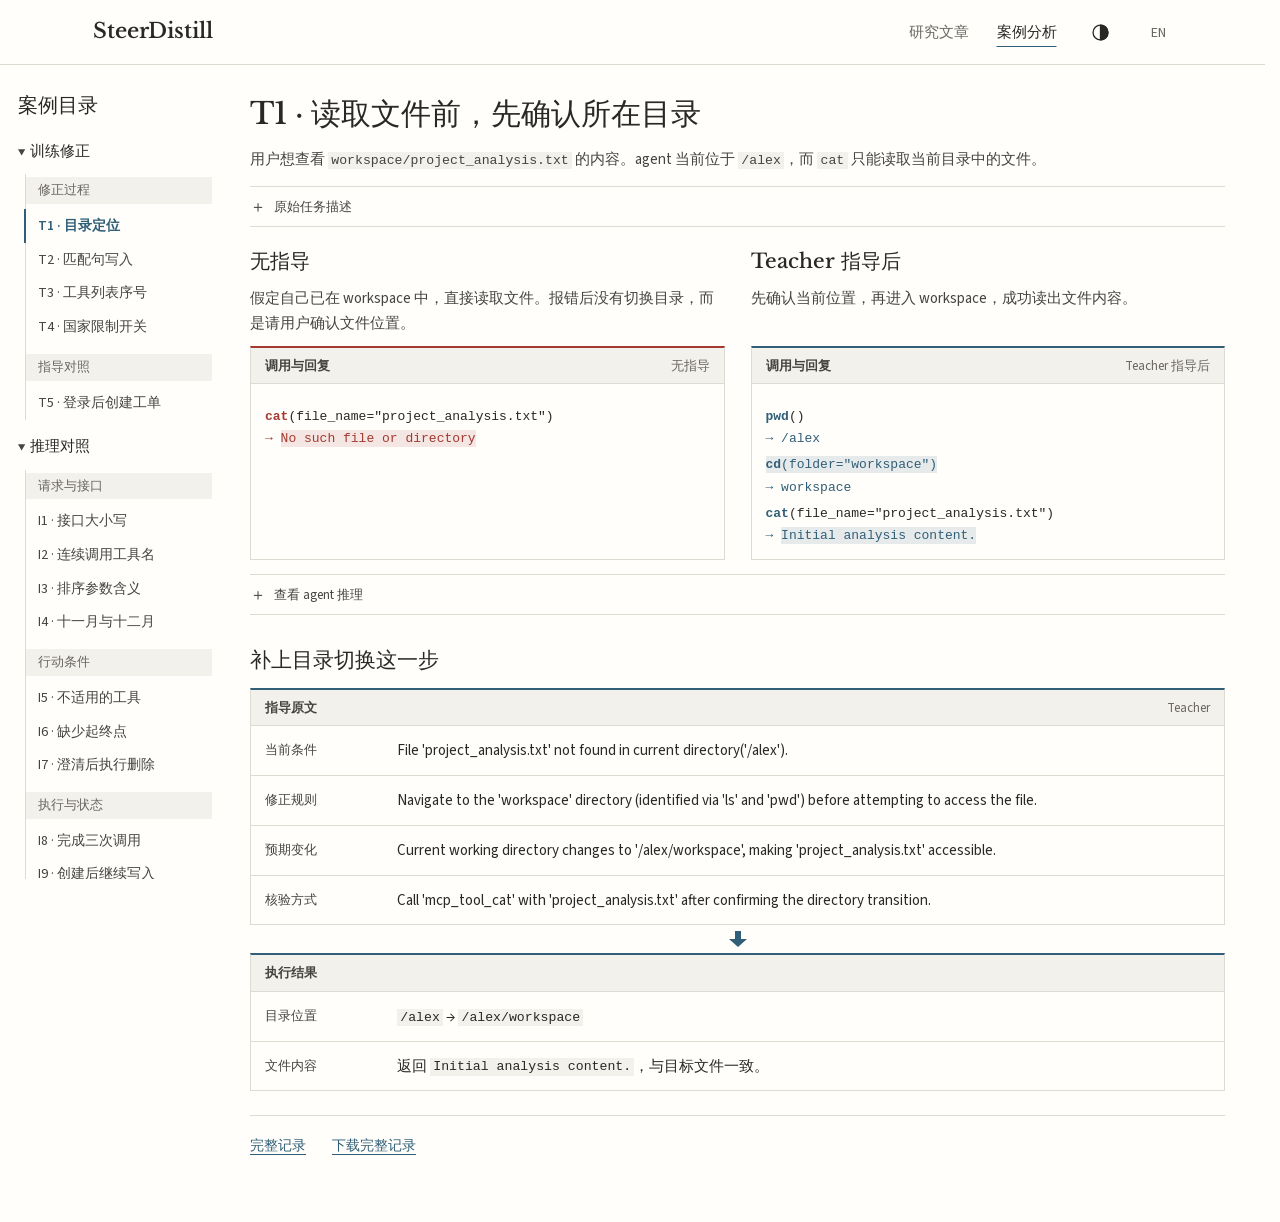
<file: design-lab/paper-cases.html>
<!doctype html><meta charset="utf-8"><meta name="viewport" content="width=device-width"><title>SteerDistill</title><a href="../cases/">Continue to SteerDistill</a><script>location.replace("../cases/"+location.search+location.hash)</script>
</file>
<file: site/home.css>
/* Landing-page composition; the paper identity and benchmark plate remain primary. */
.home-main{width:var(--reading-width);margin:auto}.press-hero{padding:30px 0 20px}.press-intro{display:grid;grid-template-columns:7fr 5fr;gap:52px;align-items:stretch;margin-bottom:16px}.paper-identity{min-width:0;container-type:inline-size}.paper-identity h1{margin:0}.paper-name{display:block;font:700 clamp(64px,17.5cqw,106px)/.94 LibreDisplay,Georgia,serif;letter-spacing:-.045em;margin-bottom:15px}.paper-full-title{display:block;font:italic 400 29px/1.25 var(--serif);color:var(--soft);letter-spacing:-.3px}.paper-byline{display:flex;flex-wrap:wrap;gap:4px 16px;margin-top:14px;padding-top:11px;border-top:1px solid var(--hair);font:16px/1.5 var(--sans)}.paper-byline span{white-space:nowrap}.paper-byline a{color:var(--ink);text-decoration-color:var(--hair)}.paper-byline a:hover{color:var(--blue)}.paper-byline sup{font-size:11px;color:var(--muted);margin-left:2px}.paper-author-notes{display:flex;gap:20px;margin:5px 0 9px;font:13px/1.5 var(--sans);color:var(--muted)}.paper-affiliation{font:16px/1.5 var(--sans);color:var(--soft);margin:0}.paper-resources{display:flex;gap:26px;margin-top:15px;font:16px/1.5 var(--sans)}.paper-resources a{text-decoration:underline;text-decoration-color:var(--hair);text-underline-offset:4px}.paper-overview{min-width:0;display:flex;flex-direction:column;justify-content:space-between;gap:12px}.paper-tldr{background:color-mix(in srgb,var(--blue) 6%,var(--paper));padding:12px 15px;font:17px/1.45 var(--sans);color:var(--soft)}.paper-tldr p{margin:0}.paper-tldr a{text-decoration-color:color-mix(in srgb,var(--blue) 40%,transparent);text-decoration-thickness:1px}.paper-tldr .tldr-heading{display:flex;flex-wrap:wrap;align-items:baseline;gap:4px 12px;margin:0 0 8px}.tldr-heading span{font-size:13px;color:var(--muted)}.tldr-heading strong{font-size:17px;font-weight:600;color:var(--blue)}
.press-figure-head{display:flex;align-items:baseline;justify-content:space-between;gap:20px;margin-bottom:8px}.press-figure-head strong{font:500 21px/1.5 var(--serif)}.press-chart-tools{border-bottom:1px solid var(--hair);margin-bottom:12px}.press-models{display:flex;gap:30px;flex-wrap:wrap}.press-models button{display:flex;align-items:baseline;gap:8px;border:0;border-bottom:2px solid transparent;background:none;padding:8px 0 12px;white-space:nowrap;font:15px var(--sans);color:var(--muted)}.press-models button span{font-size:12px}.press-models button[aria-pressed=true]{border-color:var(--blue);color:var(--blue)}.press-legend{display:flex;flex-wrap:wrap;gap:18px;font:13px/1.7 var(--sans);color:var(--muted);margin-bottom:10px}.press-legend span{display:flex;align-items:center;gap:7px}.press-legend i{width:10px;height:10px;background:var(--series)}.press-plot{overflow-x:auto}.press-plot svg{display:block;width:100%;max-height:365px}.gridline{stroke:var(--hair);stroke-width:1;stroke-dasharray:2 4}.gridline.zero{stroke:var(--muted);stroke-dasharray:none}.axis-label,.tick{font:12px var(--sans);fill:var(--muted)}.benchmark-label{font:14px var(--sans);fill:var(--ink)}.bar-value{font:11px var(--sans);fill:var(--muted);font-variant-numeric:tabular-nums}.bar-value.ours{fill:var(--blue);font-weight:600}.bar-value.bf16{fill:var(--red)}.benchmark-bar.bf16{fill:var(--red);stroke:none}.benchmark-bar.ours{fill:var(--blue)}.benchmark-bar:focus{stroke:var(--ink);stroke-width:2;outline:none}.press-caption{display:flex;justify-content:space-between;gap:24px;font:13px/1.65 var(--sans);color:var(--muted);margin:8px 0 0}.press-caption a{white-space:nowrap}.benchmark-bar{transform-box:fill-box;transform-origin:center bottom;animation:benchmark-grow .95s cubic-bezier(.2,.7,.3,1) var(--bar-delay,0ms) both}.bar-value{animation:benchmark-label .35s ease calc(var(--bar-delay,0ms) + .65s) both}.chart-axis-layer,.chart-value-layer{pointer-events:none}@keyframes benchmark-grow{from{transform:scaleY(0)}to{transform:scaleY(1)}}@keyframes benchmark-label{from{opacity:0}to{opacity:1}}
.task-demos{padding:40px 0 64px}.demo-heading{margin-bottom:15px}.demo-heading h2{font:400 32px/1.3 var(--serif);margin:0 0 8px}.demo-heading p{font:17px/1.5 var(--sans);color:var(--muted);margin:0}.home-main + .post-surface{border-top:1px solid var(--hair);padding-top:30px}
@media(max-width:1100px){.press-intro{gap:30px}.paper-full-title{font-size:25px}.paper-byline,.paper-affiliation{font-size:15px}.press-models{gap:24px}.press-models button{font-size:13px}}
/* One grid and one timeline for the complete steering loop. */
.concept-motion{width:100%;margin:0;padding:0;border-top:1px solid var(--hair);min-width:0;color:var(--blue)}
.concept-head{display:flex;align-items:center;justify-content:flex-end;height:23px}.concept-head button{border:0;background:none;color:var(--muted);font:11px var(--sans);padding:3px 0;min-width:48px;text-align:right}.concept-head button:hover{color:var(--blue)}
.concept-motion svg{display:block;width:100%;height:auto;margin:0;overflow:visible}.concept-motion svg text{font:12px var(--sans);fill:var(--soft)}
.concept-track{fill:none;stroke:var(--hair);stroke-width:1}.decision{fill:var(--blue);transform-box:fill-box;transform-origin:left center}.decision.neutral{fill:var(--muted)}.decision.failed{fill:var(--red)}
.guidance-bubble{fill:color-mix(in srgb,var(--blue) 5%,var(--paper));stroke:var(--blue);stroke-width:1}.concept-motion svg .guidance-symbol{font:italic 400 18px var(--serif);fill:var(--blue)}
.concept-route,.concept-cross,.concept-feedback{fill:none;stroke:var(--blue);stroke-width:1.4;stroke-linecap:round;stroke-linejoin:round}.concept-cross,.concept-feedback{stroke:var(--red)}.concept-motion .concept-feedback-label{font-size:10px;fill:var(--muted)}.concept-motion .concept-distill-label{font-size:11px;fill:var(--blue)}
/* Without JS (or under reduced motion), present the complete accepted route. */
.initial-guidance,.retry-failed,.verify-failed{opacity:0}

@media(max-width:800px){.press-intro{grid-template-columns:1fr;gap:28px}.press-hero{padding-top:28px}.paper-name{font-size:clamp(44px,18.6cqw,104px)}.paper-full-title{font-size:26px}.paper-overview{max-width:580px}.paper-overview .concept-motion{width:100%;max-width:410px;margin:0 auto}.press-models{display:grid;grid-template-columns:repeat(3,minmax(0,1fr));gap:12px 16px}.press-models button{display:block;text-align:left;white-space:normal;line-height:1.5}.press-models button span{display:block;font-size:11px}.press-plot svg{min-width:800px}.press-legend{font-size:12px;gap:12px}.press-caption{flex-direction:column;gap:12px}}
@media(max-width:600px){.task-demos{padding-block:30px 44px}}
@media(prefers-reduced-motion:reduce){.benchmark-bar,.bar-value{animation:none!important}}

.press-chart[data-chart-running=false] :is(.benchmark-bar,.bar-value){animation-play-state:paused}
.paper-resources{flex-wrap:wrap;align-items:baseline}.paper-resources .resource-pending{color:var(--muted);text-decoration-style:dotted;cursor:default}.paper-resources .resource-read{margin-left:auto;text-decoration:none;color:var(--blue)}.paper-resources .resource-read:hover{text-decoration:underline;text-underline-offset:4px}
</file>
<file: site/cases/evidence-system.css>
/* One evidence vocabulary. Case adapters choose content and reviewed spans. */
/* Density is set by variables: inspection (case pages) by default, reading in the article scope. */
.evidence-reader{--ev-body:15px;--ev-code:13px;--ev-code-line:1.7;--ev-code-wrap:anywhere;--ev-label:13px;--ev-label-weight:600;--ev-label-color:var(--soft);--ev-label-bg:var(--deep);--ev-label-pad:8px 14px;--ev-pad:12px 14px;--ev-edge:var(--hair);--ev-line:1.65;font:var(--ev-body)/var(--ev-line) var(--sans)}
.evidence-reader .ev-frame{--ev-accent:var(--soft);margin:0;min-width:0;border:1px solid var(--ev-edge);border-top:2px solid var(--hair);background:var(--paper);color:var(--ink)}
.evidence-reader .ev-before{--ev-accent:var(--red);border-top-color:var(--ev-accent)}.evidence-reader .ev-after{--ev-accent:var(--blue);border-top-color:var(--ev-accent)}
.evidence-reader .ev-label{font:var(--ev-label-weight) var(--ev-label)/1.5 var(--sans);color:var(--ev-label-color);background:var(--ev-label-bg);border-bottom:1px solid var(--ev-edge);padding:var(--ev-label-pad);margin:0;letter-spacing:0}
.evidence-reader .ev-body{padding:var(--ev-pad)}
.evidence-reader .ev-prose{font:var(--ev-body)/var(--ev-line) var(--sans);white-space:pre-wrap;overflow-wrap:anywhere;margin:0}
.evidence-reader .ev-code{font:400 var(--ev-code)/var(--ev-code-line) var(--mono);white-space:pre-wrap;overflow-wrap:var(--ev-code-wrap);background:none;border:0;padding:0;margin:0;color:inherit}
.evidence-reader .ev-code :where(span,mark,code){font:inherit;white-space:inherit;overflow-wrap:inherit;background:none;border:0;padding:0;margin:0;color:inherit}
.evidence-reader :not(pre)>code{font:.88em/1.5 var(--mono);background:var(--deep);padding:.08em .25em;box-decoration-break:clone;overflow-wrap:anywhere;border:0;border-radius:0;color:inherit}
.evidence-reader .ev-frame mark{background:color-mix(in srgb,var(--ev-accent) 12%,transparent);border:0;padding:1px 0;color:var(--ev-accent);font-weight:inherit;box-decoration-break:clone}
.evidence-reader .ev-code .ev-function{color:var(--ev-accent);font-weight:600}
.evidence-reader .ev-code .ev-return{color:var(--ev-accent)}
.evidence-reader .ev-code .ev-return-before{color:var(--red)}
.evidence-reader .ev-code .ev-return-after{color:var(--blue)}
.evidence-reader .ev-code .ev-return-neutral{color:var(--ink)}
.evidence-reader .ev-frame:not(.ev-before):not(.ev-after) mark:not(.ev-mark-before):not(.ev-mark-after){color:var(--ink);background:color-mix(in srgb,var(--ink) 9%,transparent)}
.evidence-reader .ev-action-sequence>*+*{margin-top:4px}
.evidence-reader .ev-action-sequence .ev-reply{margin-top:10px}
.evidence-reader .ev-action-sequence .ev-reply:first-child{margin-top:0}
.evidence-reader .ev-reply-label{font:400 var(--ev-label)/1.5 var(--sans);color:var(--muted);margin:0 0 7px}
.evidence-reader .ev-pair{display:grid;grid-template-columns:minmax(0,1fr) minmax(0,1fr);gap:26px}
.evidence-reader .ev-pair>.ev-frame{height:100%}
.evidence-reader .ev-arrow{height:28px;display:flex;align-items:center;justify-content:center;color:var(--blue)}.ev-arrow svg{width:24px;height:20px}.ev-arrow path{fill:currentColor;stroke:none}
.evidence-reader .ev-body:has(>.ev-fields){padding:0}.evidence-reader .ev-fields{margin:0}
.evidence-reader .ev-fields>div{display:grid;grid-template-columns:112px minmax(0,1fr);gap:20px;padding:12px 14px;margin:0;border:0}
.evidence-reader .ev-fields>div+div{border-top:1px solid var(--hair)}
.evidence-reader .ev-fields dt{font:400 var(--ev-label)/1.5 var(--sans);margin:0;padding-top:2px;color:var(--soft)}.evidence-reader .ev-fields dd{margin:0;min-width:0}
.evidence-reader .ev-disclosure{margin-top:14px;border-top:1px solid var(--hair);border-bottom:1px solid var(--hair)}
.evidence-reader .ev-disclosure>summary{cursor:pointer;list-style:none;font:var(--ev-label)/1.5 var(--sans);padding:10px 0;color:var(--soft);display:flex;gap:8px;align-items:center}
.evidence-reader .ev-disclosure>summary::-webkit-details-marker{display:none}.evidence-reader .ev-disclosure>summary:before{content:'＋';font-size:16px;line-height:1}.evidence-reader .ev-disclosure[open]>summary:before{content:'−'}.evidence-reader .ev-disclosure[open]{padding-bottom:14px}
.evidence-reader :is(a,button,summary):focus-visible{outline:2px solid var(--blue);outline-offset:4px}
.evidence-reader .ev-fenced{padding:10px 12px;border:1px solid var(--hair);background:var(--deep);margin:8px 0}
.evidence-reader .ev-markdown p{margin:0 0 10px}.evidence-reader .ev-markdown p:last-child{margin-bottom:0}.evidence-reader .ev-markdown :is(ul,ol){white-space:normal;margin:10px 0;padding-left:24px}.evidence-reader .ev-markdown h4{font:600 15px/1.65 var(--sans);margin:12px 0}
@media(max-width:800px){.evidence-reader .ev-fields>div{grid-template-columns:1fr;gap:5px}.evidence-reader .ev-fields dt{padding-top:0}.evidence-reader .ev-pair{grid-template-columns:1fr;gap:16px}}

/* Explicit per-span semantics can differ from the surrounding frame. */
.evidence-reader .ev-frame mark.ev-mark-before{color:var(--red);background:color-mix(in srgb,var(--red) 12%,transparent)}
.evidence-reader .ev-frame mark.ev-mark-after{color:var(--blue);background:color-mix(in srgb,var(--blue) 12%,transparent)}

/* Semantic marks keep one color treatment across prose, calls and inline code. */
.evidence-reader .ev-frame mark :is(.ev-function,code){color:inherit}
.evidence-reader .ev-frame mark code{background:transparent}

/* A reviewed corrective action can have a different tone from its final-outcome frame. */
.evidence-reader .ev-action.ev-neutral{--ev-accent:var(--soft)}

/* Every frame uses the same content label and optional reading context. */
.evidence-reader .ev-label{display:flex;align-items:baseline;justify-content:space-between;gap:6px 18px}
.evidence-reader .ev-label-title{flex-shrink:0}
.evidence-reader .ev-label-context{font-weight:400;color:var(--muted);text-align:right;min-width:0;overflow-wrap:anywhere}
.case-site .ev-pair:has(>.ev-frame){grid-template-rows:auto 1fr}
.case-site .ev-pair>.ev-frame{display:grid;grid-row:span 2;grid-template-rows:subgrid}
@media(max-width:800px){
 .case-site .ev-pair:has(>.ev-frame){grid-template-rows:none}
 .case-site .ev-pair>.ev-frame{display:block;grid-row:auto}
}
@media(max-width:520px){.evidence-reader .ev-label{flex-direction:column;align-items:flex-start;gap:2px}.evidence-reader .ev-label-context{text-align:left}}
</file>
<file: site/cases/article-embed.css>
/* Shared article evidence components. No document, hero, palette or font-face rules. */
.article-case{width:min(var(--reading,710px),calc(100% - 48px));margin:27px auto 0;padding:0;min-width:0}
.article-case figcaption{margin-top:14px;display:flex;justify-content:flex-end;font:15px/1.6 var(--sans)}
.article-case-title{font:400 21px/1.5 var(--display);margin:0 0 8px}
.article-case-task{font:15px/1.75 var(--sans);color:var(--soft);margin:0 0 18px}
.article-case-task code{font-size:.88em}
/* Reading density: the same evidence components with quieter labels and more air. */
.article-case.evidence-reader{--ev-body:15px;--ev-code:12.5px;--ev-code-line:1.8;--ev-code-wrap:break-word;--ev-label:14px;--ev-label-weight:500;--ev-label-color:var(--ink);--ev-label-bg:transparent;--ev-label-pad:10px 16px 9px;--ev-pad:14px 16px 15px;--ev-edge:color-mix(in srgb,var(--hair) 80%,transparent);line-height:1.7}
.article-case .ev-pair{gap:20px}
.article-case .ev-action-sequence>*+*{margin-top:9px}
.article-case .ev-prose{font-size:15px;line-height:1.75}
.article-case .ev-reply-label{font-size:13px}
.article-case .branch-conclusion{font:15px/1.65 var(--sans);margin:12px 0 0;color:var(--soft)}
.article-case .branch-result{margin-top:10px}
.article-case .ev-disclosure>summary{font-size:14px;padding:11px 0}
.article-case .ev-disclosure[open]{padding-bottom:0}
.embed-more{margin-top:12px}
.embed-more>summary{cursor:pointer;font:14px/1.6 var(--sans);color:var(--blue);padding:9px 0;list-style:none}
.embed-more>summary::-webkit-details-marker{display:none}
.embed-more>summary::before{content:'＋';margin-right:7px}
.embed-more[open]>summary::before{content:'−'}
.embed-more .ev-frame{margin-top:4px}
.case-support{border-left:2px solid var(--blue);padding:0 0 0 15px;margin-top:20px}
.case-support h4{font:500 15px/1.6 var(--sans);margin:0 0 5px}
.case-support p{font:15px/1.75 var(--sans);margin:0}
.case-support .ev-disclosure{border-bottom:0;margin-top:8px}
.case-support .ev-disclosure>summary{padding:6px 0}
.case-checks{margin-top:13px;display:grid;gap:5px}
.case-check{font:14px/1.7 var(--sans);display:flex;gap:12px}
.case-check strong{font-weight:400;color:var(--muted);flex:0 0 auto}
.case-check span{min-width:0}
.sequence-flow{display:grid;gap:12px}
.sequence-flow .ev-frame{display:grid;grid-template-columns:125px minmax(0,1fr)}
.sequence-flow .ev-label{border-bottom:0;border-right:1px solid var(--hair);display:flex;align-items:center}
.sequence-flow .ev-body{min-width:0}
.reference-line{font:14px/1.75 var(--sans);margin:14px 0 0;color:var(--soft)}
.reference-line strong{font-weight:500;margin-right:7px}
body[data-layout=margin] .article-case{width:100%;margin:3px 0 0}
body[data-layout=margin] .article-case-title{font-size:20px}
body[data-layout=margin] .article-case .ev-pair{gap:16px}
body[data-layout=margin] .article-case.evidence-reader{--ev-pad:12px;--ev-label-pad:8px 12px}
body[data-layout=reveal] .article-case{width:min(850px,calc(100% - 48px));margin-top:26px}
body[data-layout=reveal] .article-case-title{font-size:23px}
body[data-layout=reveal] .article-case-task{max-width:710px}
body[data-layout=reveal] .article-case .ev-pair{gap:24px}
body[data-layout=reveal] .case-support{margin-top:19px}
body[data-layout=reveal] .sequence-flow{grid-template-columns:repeat(3,minmax(0,1fr));gap:16px}
body[data-layout=reveal] .sequence-flow .ev-frame{display:block}
body[data-layout=reveal] .sequence-flow .ev-label{border-right:0;border-bottom:1px solid var(--hair)}
@media(max-width:1000px){body[data-layout=margin] .article-case .ev-pair{grid-template-columns:1fr}}
@media(max-width:760px){.article-case{margin-top:21px}
.article-case .ev-pair{grid-template-columns:1fr;gap:14px}
.article-case-title{font-size:21px}
.article-case.evidence-reader{--ev-code:13px}
.sequence-flow .ev-frame{grid-template-columns:105px minmax(0,1fr)}
.sequence-flow .ev-label{padding:9px 10px}
.case-check{display:block}
.case-check strong{display:block}
body[data-layout=margin] .article-case{margin-top:21px}
body[data-layout=reveal] .article-case-title{font-size:21px}
body[data-layout=reveal] .sequence-flow{grid-template-columns:1fr;gap:12px}
body[data-layout=reveal] .sequence-flow .ev-frame{display:grid;grid-template-columns:105px minmax(0,1fr)}
body[data-layout=reveal] .sequence-flow .ev-label{border-bottom:0;border-right:1px solid var(--hair)}}
@media(max-width:430px){.article-case,body[data-layout=reveal] .article-case{width:calc(100% - 36px)}
.sequence-flow .ev-frame,body[data-layout=reveal] .sequence-flow .ev-frame{display:block}
.sequence-flow .ev-label,body[data-layout=reveal] .sequence-flow .ev-label{border-right:0;border-bottom:1px solid var(--hair)}
.article-case.evidence-reader{--ev-pad:12px;--ev-label-pad:8px 12px}}
.article-case .branch-description{font:14px/1.7 var(--sans);color:var(--soft);margin:0 0 10px}
.article-case .branch-guidance{font:15px/1.75 var(--sans);margin:0 0 13px;color:var(--ink)}
.article-case .branch-result-cells{display:grid;grid-template-columns:repeat(2,minmax(0,1fr));gap:20px 0;margin:14px 0 0;padding:12px 0 0;border-top:1px solid var(--hair);font:15px/1.7 var(--sans)}
.branch-result-cells>div{display:grid;grid-template-columns:minmax(0,1fr);gap:1px;padding-right:14px}
.branch-result-cells>div:nth-child(even){padding-left:14px;padding-right:0;border-left:1px solid var(--hair)}
.branch-result-cells dt{margin:0;color:var(--muted);font-weight:400;font-size:13px}
.branch-result-cells dd{margin:0;min-width:0;overflow-wrap:anywhere}
.rail-card .branch-content>.branch-result-cells{margin-top:auto;padding-top:12px}
.rail-card .branch-content:has(>.branch-result-cells)>.ev-action-sequence{margin-bottom:14px}
.article-case .focus-summary{font:15px/1.8 var(--sans);margin:0 0 12px}
.case-support .support-line{font:14px/1.75 var(--sans);margin:0 0 5px}
.support-line>strong{font-weight:400;color:var(--muted)}
.case-support .embed-more{margin-top:3px}
.case-support .embed-more>summary{padding:4px 0;font-size:14px}
.process-controls{border-bottom:1px solid var(--hair);margin-top:12px}
.process-toggle{cursor:pointer;border:0;background:none;font:15px/1.6 var(--sans);color:var(--blue);padding:11px 0;text-align:left}
.process-toggle::before{content:'＋';margin-right:7px}
.process-toggle[aria-expanded=true]::before{content:'−'}
body[data-layout=flow] .article-case{width:min(850px,calc(100% - 48px))}
body[data-layout=flow] .sequence-flow{grid-template-columns:repeat(3,minmax(0,1fr));gap:16px}
body[data-layout=flow] .sequence-flow .ev-frame{display:block}
body[data-layout=flow] .sequence-flow .ev-label{border-right:0;border-bottom:1px solid var(--hair)}
.rail-toolbar{display:flex;gap:18px;align-items:center;margin-bottom:15px;border-bottom:1px solid var(--hair);padding-bottom:8px}
.rail-methods{display:flex;gap:18px;min-width:0;overflow-x:auto;scrollbar-width:thin;flex:1;padding:3px 2px 6px}
.rail-method{border:0;border-bottom:1px solid transparent;background:none;color:var(--muted);font:14px/1.5 var(--sans);padding:3px 0;white-space:nowrap;cursor:pointer}
.rail-method[aria-current=true]{color:var(--blue);border-bottom-color:var(--blue)}
.rail-controls{display:flex;gap:8px;align-self:flex-start}
.rail-controls button{border:1px solid var(--hair);background:var(--paper);width:30px;height:30px;font:26px/1 Georgia,serif;cursor:pointer;color:var(--soft);display:grid;place-items:center;padding:0 0 3px}
.rail-controls button:disabled{opacity:.3;cursor:default}
.rail-track{display:flex;gap:20px;overflow-x:auto;overflow-y:hidden;overscroll-behavior-x:contain;scroll-snap-type:x proximity;scrollbar-width:thin;scrollbar-color:var(--hair) transparent;padding-bottom:12px;align-items:flex-start}
.rail-card{flex:0 0 calc((100% - 20px)/2);min-width:0;scroll-snap-align:start}
.rail-card>.ev-frame{display:flex;flex-direction:column}
.rail-card>.ev-frame>.ev-label{flex-shrink:0}
.rail-card>.ev-frame>.ev-body{flex:1;display:flex;flex-direction:column}
.rail-card .branch-content{flex:1;display:flex;flex-direction:column}
.rail-card .branch-content>.ev-disclosure{margin-top:auto;padding-top:12px;margin-bottom:0;border-bottom:0}
.rail-card .ev-disclosure .ev-pair{grid-template-columns:1fr;gap:12px}
.rail-card .ev-disclosure .ev-frame{border:0;background:transparent}
.rail-card .ev-disclosure .ev-label{display:none}
.rail-card .rail-multi-reasoning .ev-label{display:block;padding:4px 0;background:none;border:0;font-weight:500}
.rail-card .ev-disclosure .ev-body{padding:3px 0 0}
.rail-card .ev-disclosure[open]{padding-bottom:0}
.rail-card .ev-disclosure .ev-prose{font-size:14px}
@media(max-width:760px){body[data-layout=flow] .sequence-flow{grid-template-columns:1fr}
body[data-layout=flow] .sequence-flow .ev-frame{display:grid;grid-template-columns:105px minmax(0,1fr)}
body[data-layout=flow] .sequence-flow .ev-label{border-bottom:0;border-right:1px solid var(--hair)}
.rail-card{flex-basis:86%}
.rail-methods{gap:16px}
.rail-toolbar{gap:12px}
.rail-track{gap:15px}}
@media(max-width:430px){body[data-layout=flow] .article-case{width:calc(100% - 36px)}
body[data-layout=flow] .sequence-flow .ev-frame{display:block}
body[data-layout=flow] .sequence-flow .ev-label{border-right:0;border-bottom:1px solid var(--hair);align-items:flex-start}}
.case-rail[data-stability] .rail-card>.ev-frame>.ev-body{min-height:0}
.case-rail[data-stability] .branch-content{min-height:0}
.case-rail[data-stability=window] .branch-content{display:block;overflow-y:auto;scrollbar-gutter:stable;padding-right:10px;overscroll-behavior-y:contain}
.case-rail[data-stability=window] .branch-content>.ev-disclosure{margin-top:15px}
.case-rail[data-stability] :is(.branch-content,.rail-page)::-webkit-scrollbar{width:6px}
.case-rail[data-stability] :is(.branch-content,.rail-page)::-webkit-scrollbar-thumb{background:var(--hair)}
.rail-reading-button{display:block;border:0;border-top:1px solid var(--hair);background:none;text-align:left;padding:12px 0 0;margin-top:auto;font:14px/1.6 var(--sans);color:var(--blue);cursor:pointer;flex-shrink:0}
.rail-pages{display:flex;flex:1;min-height:0;margin-bottom:8px}
.rail-page{flex:1;min-width:0;min-height:0;overflow:auto;overscroll-behavior-y:contain;scrollbar-gutter:stable;padding-right:9px}
.rail-page[hidden]{display:none}
.rail-page .rail-reading-content.ev-pair{grid-template-columns:1fr;gap:16px}
.rail-page .ev-frame{border:0;background:none}
.rail-page .ev-label{background:none;border:0;padding:0 0 7px}
.rail-page .ev-body{padding:0}
.rail-page>.rail-reading-content:not(.reading-multiple)>.ev-label{display:none}
.case-rail[data-stability=swap] .branch-result{flex-shrink:0;margin:0 0 12px}
.case-reading-dialog{width:min(660px,calc(100% - 40px));max-height:calc(100dvh - 70px);padding:26px 30px 30px;background:var(--paper);color:var(--ink);border:1px solid var(--hair);box-shadow:none;overflow:hidden;overscroll-behavior:contain}
.case-reading-dialog[open]{display:flex;flex-direction:column}
.case-reading-dialog::backdrop{background:rgb(30 29 25 / 24%)}
.reading-dialog-header{display:flex;align-items:flex-start;justify-content:space-between;gap:22px;margin-bottom:9px;flex-shrink:0}
.reading-dialog-header h2{font:400 25px/1.5 var(--display);margin:0}
.reading-close{border:0;border-bottom:1px solid var(--hair);padding:4px 0;background:none;font:15px/1.5 var(--sans);color:var(--blue);cursor:pointer;white-space:nowrap}
.reading-dialog-context{font:15px/1.7 var(--sans);color:var(--muted);margin:0 0 23px;flex-shrink:0}
.reading-dialog-body{min-height:0;overflow:auto;overscroll-behavior:contain;scrollbar-gutter:stable;padding-right:8px}
.reading-dialog-body .ev-pair{grid-template-columns:1fr;gap:20px}
.reading-dialog-body .ev-prose{font-size:16px;line-height:1.9}
.reading-dialog-body .ev-label{font-size:14px}
@media(max-width:600px){.case-reading-dialog{padding:21px 20px;max-height:calc(100dvh - 32px)}
.reading-dialog-header h2{font-size:23px}}
.article-case figcaption{border:0;padding:0;max-width:none}
.article-case a{color:var(--blue);text-underline-offset:5px}
.article-case-task{max-width:42em;line-height:1.8}
.case-support{border-left-width:1px;padding-left:16px}
.case-check strong{font-size:13px;letter-spacing:.02em}
</file>
<file: site/article-content.css>
/* Chinese article composition. Hero geometry remains owned by the accepted P2 sheets. */
.zh-article{padding-bottom:24px}
.main-chapter{padding-top:56px;margin:0 0 18px;scroll-margin-top:0}
.main-prose{width:min(710px,calc(100% - 2 * var(--reading-gutter)));margin:0 auto 24px}
.main-prose h2{font:400 32px/1.45 var(--display);letter-spacing:-.4px;margin:0 0 24px}
.main-prose p{font:18px/1.9 var(--sans);margin:0 0 20px;color:var(--soft)}
.main-prose p:last-child{margin-bottom:0}
.main-prose strong{font-weight:600;color:var(--ink)}
.main-prose code{font:.84em/1.5 ui-monospace,SFMono-Regular,Consolas,monospace;background:var(--deep);padding:.08em .25em;box-decoration-break:clone;overflow-wrap:anywhere}
.zh-article .article-case{margin-block:28px 30px}
.zh-article .article-case+.main-prose{margin-top:30px}
.method-diagram,.target-diagram{width:min(850px,calc(100% - 48px));margin:30px auto;padding:22px 0;border-block:1px solid var(--hair);color:var(--soft);font-family:var(--sans)}
.method-diagram>h3,.target-diagram>h3{font:400 22px/1.5 var(--display);color:var(--ink);margin:0 0 24px}
.main-resources{padding:55px 0 32px}
.resource-links{width:min(850px,calc(100% - 48px));margin:auto;display:grid;grid-template-columns:repeat(3,minmax(0,1fr));gap:30px;font-family:var(--sans)}
.resource-links a{display:block;border-top:1px solid var(--hair);padding-top:14px;text-decoration:none}
.resource-links strong{display:block;font:500 18px/1.6 var(--sans);margin-bottom:5px;color:var(--blue)}
.resource-links span{display:block;font:15px/1.7 var(--sans);color:var(--muted)}
@media(max-width:760px){.main-chapter{padding-top:38px}.main-prose h2{font-size:27px;margin-bottom:20px}.main-prose p{font-size:17px;line-height:1.9}.method-diagram>h3,.target-diagram>h3{font-size:21px}.resource-links{grid-template-columns:1fr;gap:20px}.main-resources{padding-top:38px}}
@media(max-width:430px){.method-diagram,.target-diagram,.resource-links{width:calc(100% - 36px)}}
</file>
<file: site/article.css>
/* The blog layout owns its reading column, contents rail and contextual notes. */
.post-surface{--post-body:680px;--post-rail:172px;--post-gap:28px;width:var(--reading-width);margin:0 auto;scroll-margin-top:88px}.post-layout{display:grid;grid-template-columns:var(--post-rail) minmax(0,var(--post-body)) var(--post-rail);gap:var(--post-gap);align-items:start}.post-toc{position:sticky;top:105px;padding-top:8px;margin-top:56px;max-height:calc(100dvh - 130px);overflow-y:auto;font:14px/1.65 var(--sans)}.post-toc summary{list-style:none;color:var(--muted);font-size:13px;margin-bottom:16px;pointer-events:none}.post-toc summary::-webkit-details-marker{display:none}.post-toc nav{display:flex;flex-direction:column;border-left:1px solid var(--hair);gap:4px}.post-toc a{display:block;padding:7px 0 7px 15px;margin-left:-1px;border-left:2px solid transparent;color:var(--muted);text-decoration:none}.post-toc a:hover{color:var(--ink)}.post-toc a[aria-current]{color:var(--blue);border-left-color:var(--blue)}.post-article{grid-column:2;min-width:0;padding:52px 0 64px}.post-heading{max-width:680px;margin:0 0 10px}.post-heading h1{font:400 42px/1.45 var(--display);letter-spacing:-.6px;margin:0 0 22px;text-wrap:balance}.post-byline{font:15px/1.5 var(--sans);display:flex;gap:25px;color:var(--muted);margin:0 0 28px}.post-byline a{color:var(--soft);text-decoration-color:var(--hair)}.post-intro{font:19px/1.9 var(--sans);color:var(--soft);margin:0}.article-loading{font:16px var(--sans);color:var(--muted);padding-top:50px}
.post-article .main-chapter{padding-top:48px;margin:0 0 10px}.post-article .main-prose{width:100%;margin:0 0 24px}.post-article .main-prose h2{max-width:680px;font-size:29px;line-height:1.5;margin-bottom:20px;letter-spacing:0}.post-article .main-prose p{width:min(680px,100%);font-size:17px;line-height:1.95;margin:0 0 20px;color:var(--soft)}.post-article .main-prose p:last-child{margin-bottom:0}.noted-paragraph{display:grid;grid-template-columns:minmax(0,var(--post-body)) var(--post-rail);gap:var(--post-gap);width:calc(100% + var(--post-gap) + var(--post-rail));margin-bottom:20px}.noted-paragraph p{margin-bottom:0!important}.sidenote{font:13px/1.8 var(--sans);color:var(--muted);padding-top:5px}.sidenote>span{color:var(--blue);font-variant-numeric:tabular-nums;margin-right:5px}.note-ref{font:12px/1 var(--sans);text-decoration:none;padding:0 4px;color:var(--blue)}.noted-paragraph:has(.note-ref:focus-visible) .sidenote{color:var(--ink)}
body[data-layout=flow] .post-article .article-case{width:100%;margin:28px 0 30px}.post-article .method-diagram,.post-article .target-diagram{width:100%;margin:30px 0}.post-article .article-case-title{font-size:21px}.post-article .main-resources{padding:40px 0 0}.post-article .main-resources>h2{font:400 26px/1.5 var(--display);margin:0 0 22px}.post-article .resource-links{width:100%;margin:0;gap:24px}.post-article .resource-links strong{font-size:16px}.post-article .resource-links span{font-size:14px}.post-endnotes{max-width:680px;font:14px/1.8 var(--sans);color:var(--muted);border-top:1px solid var(--hair);margin-top:48px;padding-top:24px}.post-endnotes h2{font:400 24px var(--display);color:var(--ink);margin:0 0 20px}.post-endnotes ol{padding-left:22px;margin:0}.post-endnotes li{padding-left:5px;margin-bottom:14px;scroll-margin-top:90px}.post-endnotes li:target{color:var(--ink);background:var(--deep)}.note-back{font-size:12px;white-space:nowrap}.article-retry{border:0;border-bottom:1px solid var(--hair);background:none;padding:6px 0;color:var(--blue)}
@media(min-width:1160px){.post-endnotes{display:none}.post-endnotes:has(li:target){display:block}}
@media(max-width:1159px){.post-layout{display:block}.post-surface{max-width:var(--post-body)}.noted-paragraph{display:block;width:100%}.sidenote{display:none}.post-toc{position:static;margin:24px 0 0;max-height:none;padding:0}.post-toc summary{pointer-events:auto;cursor:pointer;margin:0;padding:8px 0;border-bottom:1px solid var(--hair)}.post-toc summary::after{content:'＋';float:right}.post-toc details[open] summary::after{content:'−'}.post-toc nav{margin-top:14px;display:grid;grid-template-columns:1fr 1fr;gap:0 20px;border-left:0}.post-toc a{padding:6px 0;border:0;margin:0}.post-article{padding-top:28px}.post-heading h1{font-size:38px}.post-article .main-prose h2{font-size:27px}.post-intro{font-size:18px}.post-article .main-chapter{padding-top:38px}}

@media(max-width:600px){.post-heading h1{font-size:30px}.post-heading{margin-top:4px}.post-intro{font-size:17px}.post-article .main-prose h2{font-size:25px}.post-article .main-prose p{font-size:16px;line-height:1.95}.post-byline{font-size:14px;gap:20px}.post-article .article-case-title{font-size:20px}.post-article .method-diagram,.post-article .target-diagram{margin-block:24px}.post-article .resource-links{grid-template-columns:1fr}.post-endnotes{font-size:13px}}

.sidenote:focus{outline:none;background:var(--deep);color:var(--ink)}

/* The article's lead uses the same quiet blue wash as the homepage TL;DR. */
.post-tldr{background:color-mix(in srgb,var(--blue) 6%,var(--paper));padding:20px 24px}
.post-tldr-label{font:13px/1.5 var(--sans);letter-spacing:.04em;color:var(--blue);margin:0 0 8px}
.post-tldr .post-intro{font-size:18px;line-height:1.9;margin:0}
@media(max-width:600px){.post-tldr{padding:16px 18px}.post-tldr .post-intro{font-size:16px}.post-tldr-label{font-size:12px}}
/* Bilingual editorial text: the document language selects one copy. */
html[lang=en] .post-surface [data-lang=zh],html:not([lang=en]) .post-surface [data-lang=en]{display:none}

/* A shared, selectable citation closes both continuous reading routes. */
.paper-citation{margin-top:24px;padding-top:28px;border-top:1px solid var(--hair);scroll-margin-top:88px}
.paper-citation h2{font:400 26px/1.5 var(--display);margin:0 0 16px}
.citation-actions{display:flex;flex-wrap:wrap;align-items:center;gap:12px 24px;font:14px/1.5 var(--sans);margin-bottom:14px}
.citation-actions a{color:var(--blue);text-underline-offset:3px}
.citation-actions button{margin-left:auto;border:1px solid var(--hair);border-radius:4px;background:var(--paper);color:var(--ink);font:inherit;padding:5px 12px;cursor:pointer}
.citation-actions button:hover{background:var(--deep)}
.paper-citation pre{margin:0;padding:20px;border:1px solid var(--hair);border-radius:4px;background:var(--deep);color:var(--soft);font:13px/1.65 ui-monospace,SFMono-Regular,Consolas,monospace;white-space:pre-wrap;overflow-wrap:anywhere;tab-size:2}
.paper-citation code{font:inherit}
</file>
<file: site/article-motion.css>
/* Quiet, paper-like SVG figures. Colour identifies correction, never a score. */
.article-motion{--am-red:var(--red,#a04e40);--am-blue:var(--blue);padding:24px 0 18px!important;container-type:inline-size}
.am-heading{display:flex;align-items:baseline;justify-content:space-between;gap:14px;margin-bottom:18px}
.am-heading h3{font:400 22px/1.5 var(--display);color:var(--ink);margin:0;text-wrap:balance}
.am-play{border:0;background:none;color:var(--muted);font:12px/1.5 var(--sans);white-space:nowrap;padding:8px 0 8px 10px;cursor:pointer}
.am-play:hover{color:var(--blue)}
.am-svg{display:block;width:100%;overflow:visible;color:var(--soft);font:14px var(--sans)}
.am-mobile{display:none}
.am-svg text{fill:currentColor;stroke:none}
.am-label{font:12px var(--sans);letter-spacing:.04em;fill:var(--muted)}.am-label.am-blue{fill:var(--blue)}
.am-node-title{font-size:15px;font-weight:500;fill:var(--ink)!important}
.am-small{font-size:12px}.am-tiny{font-size:11px}.am-context{font-size:15px}
.am-wire,.am-track,.am-rule,.am-mark{fill:none;stroke:currentColor;stroke-width:1.1;stroke-linecap:round;stroke-linejoin:round}
.am-rule,.am-track{stroke:var(--hair)}.am-dashed{stroke-dasharray:3 5;stroke:var(--muted);stroke-width:1}

.am-dot{fill:var(--soft)}.am-empty{fill:var(--paper);stroke:var(--muted);stroke-width:1;opacity:.7}



.am-blue{color:var(--am-blue)}.am-red{color:var(--am-red)}
.am-action{fill:var(--blue)}.am-tape{fill:var(--hair)}.am-mark{stroke-width:1.8}
.am-svg [data-enter]{transition:opacity .55s ease,transform .55s ease;transform-box:fill-box}
.am-svg [data-revealed=false]{opacity:0;pointer-events:none}
.am-svg [data-revealed=true]{opacity:1}
.am-draw{stroke-dasharray:1;stroke-dashoffset:0;transition:stroke-dashoffset .9s cubic-bezier(.22,.61,.36,1)}
[data-revealed=false] .am-draw{stroke-dashoffset:1}
.article-motion[data-story=distill] .am-source,.article-motion[data-story=distill] .am-teacher{transition:opacity .6s}
.article-motion[data-story=distill][data-stage="1"] .am-teacher,.article-motion[data-story=distill][data-stage="2"] .am-source{opacity:.42}

.am-steps{display:flex;gap:18px;margin-top:16px;border-top:1px solid var(--hair)}
.am-steps button{position:relative;flex:1;min-width:0;text-align:left;font:12px/1.5 var(--sans);color:var(--muted);padding:12px 0 0;border:0;background:none;cursor:pointer}
.am-steps button[aria-pressed=true]{color:var(--blue)}
.am-step-progress{position:absolute;left:0;top:-1px;width:100%;height:2px;background:var(--blue);transform:scaleX(0);transform-origin:left}
.am-steps button[aria-pressed=true] .am-step-progress{transform:scaleX(var(--am-progress,0))}
.article-motion[data-running=false] .am-steps button[aria-pressed=true] .am-step-progress{transform:scaleX(1)}
.article-motion .am-caption{display:grid;grid-template-columns:24px 1fr;gap:12px;min-height:52px;margin-top:18px;font:13px/1.8 var(--sans);color:var(--soft)}
.am-counter{font:11px/2.1 var(--sans);color:var(--muted);font-variant-numeric:tabular-nums;letter-spacing:1px}
.am-play:focus-visible,.am-steps button:focus-visible{outline:2px solid var(--blue);outline-offset:5px}
@container(max-width:540px){.am-desktop{display:none}.am-mobile{display:block}.am-heading h3{font-size:19px}.am-steps{gap:8px;margin-top:12px}.am-steps button{font-size:11px;line-height:1.7}.article-motion .am-caption{min-height:94px;grid-template-columns:22px 1fr;gap:8px}.am-small{font-size:13px}.am-tiny{font-size:12px}}
@media(prefers-reduced-motion:reduce){.am-svg [data-enter],.am-draw{transition:none!important}}
@media print{.am-play,.am-steps{display:none}.am-svg [data-enter]{opacity:1!important}.am-first,.am-fkl,.am-rkl{display:none}.am-caption{min-height:0!important}}

/* A short travelling stroke carries the eye along the active information path. */
.am-signal{fill:none;stroke:currentColor;stroke-width:2.5;stroke-linecap:round;stroke-dasharray:.06 .94;opacity:0;pointer-events:none;animation:am-transmit 2.4s linear infinite;animation-play-state:paused}
.article-motion[data-running=true][data-stage="1"] [data-flow="1"],.article-motion[data-running=true][data-stage="2"] [data-flow="2"],.article-motion[data-running=true][data-stage="3"] [data-flow="3"],.article-motion[data-running=true][data-stage="4"] [data-flow="4"]{opacity:.8;animation-play-state:running}
@keyframes am-transmit{from{stroke-dashoffset:1}to{stroke-dashoffset:0}}
.article-motion[data-story=distill][data-stage="3"] .am-fkl,.article-motion[data-story=distill][data-stage="3"] .am-rkl{opacity:1}
.article-motion[data-story=distill][data-stage="3"] .am-fkl .am-draw,.article-motion[data-story=distill][data-stage="3"] .am-rkl .am-draw{stroke-dashoffset:0}
@media(prefers-reduced-motion:reduce){.am-signal{display:none}}

.am-distribution rect{fill:var(--blue);transform-box:fill-box;transform-origin:center bottom}
.am-target-bar{opacity:.65}
.am-learner-bar{opacity:.8;transform:scaleY(var(--am-initial));transition:transform 1.8s cubic-bezier(.22,.61,.36,1)}
[data-story=distill][data-stage="1"] .am-learner-bar{transform:scaleY(var(--am-corrected))}
[data-story=distill][data-stage="2"] .am-learner-bar,[data-story=distill][data-stage="3"] .am-learner-bar{transform:scaleY(var(--am-teacher))}
@media(prefers-reduced-motion:reduce){.am-learner-bar{transition:none}}

.am-editorial-rule{fill:none;stroke:currentColor;stroke-width:1.4}.am-neutral{color:var(--hair)}
.am-alignment{fill:none;stroke:var(--am-red);stroke-width:1;stroke-dasharray:2 3}
.am-learner-rule{fill:none;stroke:var(--blue);stroke-width:1}
.am-turn-marker{fill:none;stroke:var(--blue);stroke-width:1.5;transition:transform .8s cubic-bezier(.22,.61,.36,1)}
[data-story=distill][data-stage="2"] .am-turn-marker{transform:translateX(138px)}
@media(prefers-reduced-motion:reduce){.am-turn-marker{transition:none}}
</file>
<file: site/article-charts.css>
/* Research plates share the homepage's ink, rules, series colours and reveal cadence. */
.article-chart{width:100%;margin:32px 0 36px;padding:22px 0 18px;border-block:1px solid var(--hair);font-family:var(--sans);color:var(--soft);container-type:inline-size}
.ac-head{margin-bottom:20px}.ac-head h3{font:400 22px/1.5 var(--display);color:var(--ink);margin:0}.ac-subtitle{font:13px/1.7 var(--sans);color:var(--muted);margin:6px 0 0}
.ac-settings{display:grid;grid-template-columns:repeat(5,minmax(0,1fr));gap:14px;border-bottom:1px solid var(--hair);margin-bottom:18px}
.ac-settings button{font:13px/1.5 var(--sans);text-align:left;cursor:pointer;background:none;border:0;border-bottom:2px solid transparent;padding:0 0 10px;color:var(--muted)}
.ac-settings button span{display:block;font-size:11px;margin-top:3px}.ac-settings button[aria-pressed=true]{color:var(--blue);border-color:var(--blue)}
.ac-settings button:focus-visible,.ac-retry:focus-visible{outline:2px solid var(--blue);outline-offset:4px}
.ac-plot{min-width:0}.ac-plot svg{display:block;width:100%;height:auto;overflow:visible}
.ac-grid{stroke:var(--hair);stroke-width:1;stroke-dasharray:2 4}.ac-baseline{stroke:var(--muted);stroke-width:1}
.ac-axis-title,.ac-tick{font:11px var(--sans);fill:var(--muted)}.ac-method{font:11px var(--sans);fill:var(--ink)}.ac-value{font:12px var(--sans);font-variant-numeric:tabular-nums;fill:var(--ink)}
.ac-point-label{font:10px var(--sans);fill:var(--soft)}.ac-bar:focus,.ac-point:focus{outline:none;stroke:var(--ink);stroke-width:2}
.ac-legend{display:flex;flex-wrap:wrap;gap:6px 16px;font:11px/1.6 var(--sans);color:var(--muted);margin:0 0 24px}.ac-legend span{display:flex;gap:6px;align-items:center}.ac-legend i{display:inline-block;width:8px;height:8px}
.ac-pair{display:grid;grid-template-columns:1fr 1fr;gap:24px}.ac-panel{min-width:0}.ac-panel h4{font:500 15px/1.5 var(--sans);color:var(--ink);margin:0 0 15px}
.ac-band{opacity:.13}.ac-curve{fill:none;stroke-width:1.8;stroke-linecap:round;stroke-linejoin:round}.ac-reference{stroke:var(--red);stroke-width:1;stroke-dasharray:4 4}.ac-reference-label{font:10px var(--sans);fill:var(--red)}
.ac-guide{fill:none;stroke:var(--blue);stroke-width:.8}.ac-callout{font:11px var(--sans);fill:var(--blue)}
.ac-summary{font:13px/1.8 var(--sans);margin:12px 0 0;min-height:3.6em;color:var(--soft)}
.ac-inspect{font:11px/1.7 var(--sans);margin:8px 0 0;min-height:3.4em;color:var(--muted);font-variant-numeric:tabular-nums}
.ac-average .ac-inspect{min-height:1.7em;margin:0 0 10px}
.article-chart .ac-caption{display:flex;justify-content:space-between;gap:20px;font:12px/1.8 var(--sans);color:var(--muted);margin-top:12px}.ac-caption a{white-space:nowrap}
.ac-bar{transform-box:fill-box;transform-origin:center bottom;animation:ac-grow .95s cubic-bezier(.2,.7,.3,1) var(--delay,0ms) both}
.ac-horizontal{transform-origin:left center;animation-name:ac-grow-x}
.ac-scatter-mark{animation:ac-appear .65s ease var(--delay,0ms) both}
.ac-line-window{transform-box:fill-box;transform-origin:left center;animation:ac-grow-x 1.65s cubic-bezier(.22,.61,.36,1) both}
[data-chart-running=false] .ac-bar,[data-chart-running=false] .ac-scatter-mark,[data-chart-running=false] .ac-line-window{animation-play-state:paused}
@keyframes ac-grow{from{transform:scaleY(0)}to{transform:scaleY(1)}}@keyframes ac-grow-x{from{transform:scaleX(0)}to{transform:scaleX(1)}}@keyframes ac-appear{from{opacity:0}to{opacity:1}}
.ac-retry{border:0;border-bottom:1px solid var(--hair);background:none;color:var(--blue);padding:6px 0;cursor:pointer}
@container(max-width:560px){.ac-pair{grid-template-columns:1fr;gap:26px}.ac-settings{grid-template-columns:repeat(3,minmax(0,1fr));gap:12px}.ac-head h3{font-size:20px}.ac-inspect{min-height:1.7em}.ac-summary{min-height:5.4em}.ac-average .ac-inspect{min-height:3.4em}.ac-method{font-size:12px}.ac-caption{flex-wrap:wrap}.ac-legend{gap:5px 13px}}
@media(prefers-reduced-motion:reduce){.ac-bar,.ac-scatter-mark,.ac-line-window{animation:none!important}}
@media print{.ac-bar,.ac-scatter-mark,.ac-line-window{animation:none!important}.ac-inspect{display:none}}

.article-chart .ac-sr{position:absolute;width:1px;height:1px;padding:0;margin:-1px;min-height:0;overflow:hidden;clip-path:inset(50%);white-space:nowrap;border:0}
.ac-value{animation:ac-appear .35s ease .7s both}
.ac-callout,.ac-guide{animation:ac-appear .4s ease 1.25s both}
[data-chart-running=false] .ac-value,[data-chart-running=false] .ac-callout,[data-chart-running=false] .ac-guide{animation-play-state:paused}
@media(prefers-reduced-motion:reduce){.ac-value,.ac-callout,.ac-guide{animation:none!important}}
@media print{.ac-value,.ac-callout,.ac-guide{animation:none!important}}
</file>
<file: site/demo-replay.css>
/* Replay uses the article's method rail and the site's paper palette. */
.demo-replay{--phase-infer:var(--blue);--phase-act:var(--red);--phase-observe:color-mix(in srgb,var(--muted) 65%,var(--hair));font:15px/1.5 var(--sans);min-height:660px}
.demo-replay .rail-toolbar{margin-bottom:18px}.demo-replay .rail-method{font-size:16px}.demo-replay .rail-track{align-items:stretch}
.replay-card{border:1px solid var(--hair);border-top:2px solid var(--hair);background:var(--paper);display:flex;flex-direction:column;min-width:0}
.replay-card[data-method=ours]{border-top-color:var(--blue)}
.replay-heading{padding:12px 16px;border-bottom:1px solid var(--hair);display:flex;justify-content:space-between;gap:5px 16px;align-items:baseline;flex-wrap:wrap;background:var(--deep)}
.replay-heading h3{font:400 23px/1.3 var(--serif);margin:0}.replay-heading p{margin:0;white-space:nowrap;color:var(--muted);font-size:13px;font-variant-numeric:tabular-nums}
.replay-outcome{color:var(--blue);font-size:14px;white-space:nowrap}.replay-outcome[data-failed=true]{color:var(--red)}
.replay-body{display:grid;grid-template-columns:180px minmax(0,1fr);gap:18px;padding:18px 16px 16px;align-items:start}
.replay-screen-button{padding:0;border:1px solid var(--hair);background:var(--deep);display:block;position:relative;width:100%;cursor:zoom-in;line-height:0}
.replay-screen{position:relative;aspect-ratio:390/844;overflow:hidden;background:#fff;color:#292825}
.replay-screen img{width:100%;height:100%;display:block;object-fit:contain}
.replay-screen-button::after{content:attr(data-enlarge-label);position:absolute;bottom:8px;right:8px;background:#fffefae8;color:#454440;border:1px solid #dedbd2;padding:3px 7px;font:12px/1.4 var(--sans);opacity:0;transition:opacity .15s}
.replay-screen-button:is(:hover,:focus-visible)::after{opacity:1}
.replay-tap{position:absolute;width:25px;height:25px;border:2px solid #315f78;background:#77c7ee45;border-radius:50%;transform:translate(-50%,-50%);box-shadow:0 0 0 4px #fff9;pointer-events:none}
.replay-tap::after{content:'';position:absolute;inset:7px;border-radius:50%;background:#315f78}
.replay-screen[data-active=true] .replay-tap{animation:replay-tap .8s ease-out infinite}
@keyframes replay-tap{from{box-shadow:0 0 0 2px #fff9,0 0 0 0 #315f7866}to{box-shadow:0 0 0 4px #fff9,0 0 0 11px #315f7800}}
.replay-input{position:absolute;bottom:14%;left:6%;right:6%;padding:7px;background:#fffefaf2;border-left:3px solid #315f78;font:13px/1.5 var(--sans);text-align:left;overflow-wrap:anywhere;box-shadow:0 2px 8px #0002}
.replay-input small{display:block;font-size:11px;color:#696760;margin-bottom:2px}
.replay-reading{min-width:0;height:390px;display:flex;flex-direction:column}
.replay-state{display:flex;justify-content:space-between;gap:8px;color:var(--muted);font-size:13px;font-variant-numeric:tabular-nums;margin:0 0 10px}
.replay-reading h4{font:500 17px/1.4 var(--sans);margin:0 0 8px;min-height:48px}
.replay-output{display:flex;flex-direction:column;overflow:hidden;overscroll-behavior:contain;scrollbar-width:thin;min-height:0;flex:1;padding-right:4px;overflow-wrap:anywhere}
.replay-output .replay-waiting{color:var(--muted);font-size:14px;margin:0}
.demo-replay .replay-output .ev-frame+.ev-frame{margin-top:8px}
.demo-replay .replay-output .ev-prose{font-size:14px;line-height:1.65}
.demo-replay .replay-output .ev-label{padding:6px 10px;font-size:13px;font-weight:500}
.demo-replay .replay-output .ev-body{padding:8px 10px}
.demo-replay .replay-output .ev-code{font-size:12.5px}
.replay-step-nav{display:flex;justify-content:space-between;margin-top:8px;padding-top:8px;border-top:1px solid var(--hair)}
.replay-step-nav button{background:none;border:0;color:var(--blue);padding:2px 0;font:14px/1.5 var(--sans)}
.replay-step-nav button:disabled{opacity:.35;cursor:default}
.replay-timing{padding:0 16px 16px;margin-top:auto}
.replay-timing-label{display:flex;justify-content:space-between;gap:8px;font-size:12px;color:var(--muted);margin-bottom:7px;font-variant-numeric:tabular-nums}
.replay-timeline{position:relative;height:28px;background:transparent;display:flex}
.replay-step{position:absolute;height:100%;padding:0;border:0;border-right:2px solid var(--paper);display:flex;background:transparent;align-items:stretch}
.replay-step span{display:block;height:100%}.replay-step [data-phase=observe]{background:var(--phase-observe)}.replay-step [data-phase=infer]{background:var(--phase-infer)}.replay-step [data-phase=act]{background:var(--phase-act)}
.replay-step:hover{filter:brightness(1.12)}.replay-step[aria-current=step]{outline:1px solid var(--ink);outline-offset:2px;z-index:1}
.replay-playhead{position:absolute;top:-4px;bottom:-4px;width:1px;background:var(--ink);z-index:2;pointer-events:none}
.replay-playhead::before{content:'';position:absolute;top:-1px;left:-3px;width:7px;height:5px;background:var(--ink)}
.replay-controls{margin-bottom:18px;display:flex;align-items:center;gap:18px;padding:0 0 16px;border-bottom:1px solid var(--hair);flex-wrap:wrap}
.replay-play{border:1px solid var(--blue);background:var(--blue);color:var(--paper);min-width:90px;padding:6px 14px;font:15px/1.5 var(--sans)}
.replay-clock{font-variant-numeric:tabular-nums;white-space:nowrap;color:var(--muted);min-width:103px}.replay-clock output{color:var(--ink)}
.replay-seek{flex:1;min-width:120px;accent-color:var(--blue);cursor:pointer}
.replay-rate{display:flex;align-items:center;gap:7px;color:var(--muted);font-size:14px}.replay-rate select{background:var(--paper);border:1px solid var(--hair);padding:3px 5px}
.replay-key{display:flex;gap:18px;margin:13px 0 0;font-size:13px;color:var(--muted);flex-wrap:wrap}.replay-key span{display:flex;gap:6px;align-items:center}.replay-key i{width:10px;height:10px;background:var(--phase-observe)}.replay-key [data-phase=infer] i{background:var(--phase-infer)}.replay-key [data-phase=act] i{background:var(--phase-act)}
.replay-dialog{border:1px solid var(--hair);padding:18px;background:var(--paper);color:var(--ink);width:min(620px,calc(100% - 32px));max-height:calc(100dvh - 32px);overflow:auto}
.replay-dialog::backdrop{background:#171a17a6}.replay-dialog header{display:flex;justify-content:space-between;gap:20px;align-items:baseline;margin-bottom:14px}.replay-dialog h3{font:400 23px var(--serif);margin:0}.replay-dialog button{border:0;background:none;color:var(--blue);font:15px var(--sans)}.replay-dialog .replay-screen{width:min(100%,calc((100dvh - 145px)*390/844));margin:auto}.replay-dialog p{font:15px/1.5 var(--sans);margin:12px 0 0;text-align:center}
@media(max-width:1100px){.replay-body{grid-template-columns:42% minmax(0,1fr);gap:13px;padding:15px 12px}.replay-reading{height:390px}.replay-heading{padding:12px}.replay-heading h3{font-size:21px}.replay-timing{padding-inline:12px}}
@media(max-width:760px){.demo-replay .rail-card{flex-basis:92%}.replay-body{grid-template-columns:42% minmax(0,1fr)}.replay-reading{height:390px}.replay-controls{gap:12px}.replay-seek{order:4;flex-basis:100%}.replay-key{gap:12px}.demo-replay{min-height:680px}}
@media(max-width:430px){.replay-body{grid-template-columns:43% minmax(0,1fr);gap:10px;padding:12px 10px}.replay-heading{padding:10px}.replay-heading h3{font-size:19px}.replay-heading p{font-size:12px}.replay-outcome{font-size:12px}.replay-reading{height:350px}.replay-reading h4{font-size:15px;margin-bottom:10px;min-height:44px}.demo-replay .replay-output .ev-code{font-size:11px}.replay-state{font-size:11px;flex-wrap:wrap;gap:2px;margin-bottom:7px}.demo-replay .replay-output .ev-prose{font-size:13px}.replay-step-nav button{font-size:12px}.replay-timing-label{font-size:11px}}
@media(prefers-reduced-motion:reduce){.replay-screen[data-active=true] .replay-tap{animation:none}}

.replay-heading strong{font-weight:600;color:var(--soft)}


.replay-controls .replay-key{flex-basis:100%;margin:0;gap:18px;font-size:12px}
@media(max-width:760px){.replay-controls .replay-key{order:5;gap:8px 12px}}

.replay-heading h3{display:flex;align-items:baseline;gap:9px;flex-wrap:wrap}
.replay-precision{font:400 14px/1.5 var(--sans);color:var(--muted);white-space:nowrap}
.replay-scale{position:relative;height:18px;margin-top:5px;color:var(--muted);font-size:11px;font-variant-numeric:tabular-nums}
.replay-scale span:last-child{position:absolute;top:0;transform:translateX(-100%);white-space:nowrap}
.replay-local-time{white-space:nowrap;color:var(--blue)}
@media(max-width:1100px){.replay-timing-label{flex-wrap:wrap;gap:2px 8px}.replay-precision{font-size:13px}}
.replay-timing-label{display:grid;grid-template-columns:minmax(0,1fr) 78px;min-height:18px;align-items:start}
.replay-local-time{text-align:right}
@media(max-width:1100px){.replay-timing-label{min-height:34px}}

.demo-replay .replay-output .ev-frame{flex-shrink:0}
.demo-replay .replay-output .ev-frame:first-of-type{display:flex;flex-direction:column;min-height:0;flex:0 1 auto}
.demo-replay .replay-output .ev-frame:first-of-type>.ev-label{flex-shrink:0}
.demo-replay .replay-output .ev-frame:first-of-type>.ev-body{min-height:0;overflow:auto;overscroll-behavior:contain;scrollbar-width:thin}

/* A paper index for tasks, followed by a quieter method-navigation line. */
.demo-task-tabs{display:grid;grid-template-columns:repeat(var(--demo-task-count,3),minmax(0,1fr));gap:24px;margin:18px 0 0;border-bottom:1px solid var(--hair)}
.demo-task-tab{position:relative;background:none;border:0;padding:10px 0 13px;text-align:left;min-width:0;color:var(--soft);cursor:pointer}
.demo-task-tab::after{content:'';position:absolute;bottom:-1px;left:0;right:0;height:2px;background:transparent;transition:background .15s}
.demo-task-app{display:block;font:600 16px/1.4 var(--sans);margin-bottom:3px}
.demo-task-label{display:block;font:400 18px/1.35 var(--serif);color:var(--muted)}
.demo-task-tab[aria-selected=true] .demo-task-app{color:var(--blue)}
.demo-task-tab[aria-selected=true] .demo-task-label{color:var(--ink)}
.demo-task-tab[aria-selected=true]::after{background:var(--blue)}
.demo-task-tab:hover .demo-task-app{color:var(--blue)}
.demo-task-tab:focus-visible{outline:2px solid var(--blue);outline-offset:4px}
.demo-task-description{font:16px/1.6 var(--sans);color:var(--soft);min-height:1.6em;margin:13px 0 14px;text-wrap:pretty}
.demo-replay .rail-toolbar{gap:16px;margin-bottom:14px;padding-bottom:9px;align-items:center}
.demo-replay .rail-methods{gap:24px;padding:0 2px;align-items:center}
.demo-replay .rail-method{font-size:15px;padding:5px 0;border-bottom:0;display:flex;align-items:baseline;gap:6px}
.demo-replay .rail-method[aria-current=true]{color:var(--blue)}
.demo-replay .rail-method-detail{font-size:12px;color:var(--muted)}
.demo-replay .rail-controls{align-self:center;gap:0;border-left:1px solid var(--hair);padding-left:9px}
.demo-replay .rail-controls button{border:0;background:none;width:32px;height:30px;font-size:25px}
.demo-replay .rail-controls button:not(:disabled):hover{color:var(--blue);background:var(--deep)}
@media(max-width:760px){
 .demo-task-tabs{gap:12px;margin-top:14px}
 .demo-task-tab{padding:10px 0 11px}
 .demo-task-tab::after{bottom:-1px}
 .demo-task-app{font-size:14px;white-space:nowrap}.demo-task-label{font-size:15px;min-height:2.7em;text-wrap:balance}
 .demo-task-description{min-height:3.2em;margin:12px 0 10px}
 .demo-replay .rail-toolbar{gap:8px;margin-bottom:12px}
 .demo-replay .rail-methods{gap:20px;scrollbar-width:none;mask-image:linear-gradient(to right,#000 calc(100% - 14px),transparent)}
 .demo-replay .rail-controls{padding-left:5px}
 .demo-replay .rail-controls button{width:28px}
}
@media(max-width:430px){.demo-task-description{min-height:3.2em;font-size:15px}.demo-replay .rail-method{font-size:14px}.demo-replay .rail-methods{gap:16px}}
.demo-loading{padding:28px 0;color:var(--muted);font:15px/1.6 var(--sans)}
.replay-swipe{position:absolute;inset:0;width:100%;height:100%;pointer-events:none;filter:drop-shadow(0 1px 2px #fff)}
.replay-swipe path{fill:none;stroke:#315f78;stroke-width:6;stroke-linecap:round;stroke-linejoin:round}
.demo-replay .replay-output .ev-frame:last-of-type{max-height:60%;display:flex;flex-direction:column;min-height:0}
.demo-replay .replay-output .ev-frame:last-of-type>.ev-label{flex-shrink:0}
.demo-replay .replay-output .ev-frame:last-of-type>.ev-body{min-height:0;overflow:auto;overscroll-behavior:contain;scrollbar-width:thin}
.demo-summary{margin:18px 0 0;font:15px/1.6 var(--sans);color:var(--muted)}

.demo-summary p{margin:0;text-wrap:pretty}.demo-summary a{color:inherit;text-decoration:underline;text-decoration-color:var(--hair);text-underline-offset:3px}.demo-summary a:hover{color:var(--blue)}

@media(max-width:360px){.demo-task-description{min-height:4.8em}}

/* Do not show a previous screen or its interaction marks as a newly selected frame. */
.replay-screen[aria-busy=true]> *{visibility:hidden}
.replay-screen[aria-busy=true]{background:var(--deep)}

/* A reviewed repeated tail uses a visible break; successful runs retain their
   shared, linear time scale. Exact wall times remain on the cards and endpoints. */
.replay-progress-label{display:block;font-size:12px;color:var(--muted);line-height:1.25}
.replay-fold{position:absolute;top:0;height:100%;min-width:0;padding:0;border:0;border-inline:2px solid var(--paper);background:repeating-linear-gradient(120deg,var(--deep) 0,var(--deep) 5px,var(--hair) 5px,var(--hair) 6px);color:var(--soft);font:700 18px/1 var(--sans);cursor:pointer;z-index:2}
.replay-fold:hover,.replay-fold:focus-visible{background:var(--hair)}
.replay-repeat-note{display:flex;justify-content:space-between;align-items:baseline;gap:12px;margin-top:12px;font-size:13px;line-height:1.5;color:var(--muted)}
.replay-fold-toggle{flex-shrink:0;border:0;border-bottom:1px solid var(--hair);background:none;padding:0;color:var(--blue);font:inherit}
.replay-repeat-summary{margin:0 0 12px;padding:8px 0;border-block:1px solid var(--hair);font-size:14px;line-height:1.5;color:var(--soft)}
@media(max-width:600px){.replay-repeat-note{align-items:flex-start;flex-wrap:wrap;gap:4px 12px}}
/* Keep the measured timelines level when only one card has a fold control. */
.replay-timing{margin-top:0}
</file>
<file: site/fonts.css>
/* Generated by scripts/build-fonts.py; source fonts remain fallback. */
@font-face{font-family:Libre;src:url("../fonts/libre.woff2") format("woff2");font-display:swap;unicode-range:U+251,U+253-254,U+256-257,U+259,U+25B,U+260,U+265-266,U+268-269,U+26B,U+272,U+27D-27E,U+283,U+288-289,U+28B-28C,U+294-295,U+2BC,U+2BE-2BF,U+2C6-2C7,U+2D8-2DD,U+1D7D,U+1E00-1E9A,U+1E9E,U+1EA0-1EA1,U+1EAC-1EAD,U+1EB6-1EB9,U+1EBC-1EBD,U+1EC6-1EC7,U+1ECA-1ECD,U+1ED8-1ED9,U+1EE4-1EE5,U+1EF2-1EF5,U+1EF8-1EF9,U+2070,U+2074-2079,U+2080-2089,U+20A4,U+20B5,U+2116,U+2120,U+2122,U+2153-2154,U+215B-215E,U+2215,U+2219,U+2260,U+2C60-2C66,U+2C6D,U+2C72-2C73,U+A740-A741,U+A78B-A78D,U+A792-A793,U+A7AA,U+F6C3,U+FB00-FB04,U+FB06}
@font-face{font-family:Libre;src:url("../fonts/latin/libre.woff2") format("woff2");font-display:swap;unicode-range:U+20-7E,U+A0-AC,U+AE-148,U+14A-17E,U+180-181,U+186-18A,U+18E-193,U+196-19A,U+19D,U+1A4-1A5,U+1A9,U+1AC-1AE,U+1B2-1B6,U+1C4-1ED,U+1F0-1F5,U+1F8-21B,U+21E-21F,U+226-233,U+237,U+23A-23E,U+241-24F,U+300-304,U+306-308,U+30A-30C,U+30F,U+311-312,U+323-328,U+32D-32E,U+330-331,U+335-338,U+3BC,U+2013-2014,U+2018-201A,U+201C-201E,U+2020-2022,U+2026,U+2028-2029,U+2030,U+2039-203A,U+2044,U+20AC,U+2212}
@font-face{font-family:LibreDisplay;src:url("../fonts/libre.woff2") format("woff2");font-weight:400 700;font-display:swap;unicode-range:U+251,U+253-254,U+256-257,U+259,U+25B,U+260,U+265-266,U+268-269,U+26B,U+272,U+27D-27E,U+283,U+288-289,U+28B-28C,U+294-295,U+2BC,U+2BE-2BF,U+2C6-2C7,U+2D8-2DD,U+1D7D,U+1E00-1E9A,U+1E9E,U+1EA0-1EA1,U+1EAC-1EAD,U+1EB6-1EB9,U+1EBC-1EBD,U+1EC6-1EC7,U+1ECA-1ECD,U+1ED8-1ED9,U+1EE4-1EE5,U+1EF2-1EF5,U+1EF8-1EF9,U+2070,U+2074-2079,U+2080-2089,U+20A4,U+20B5,U+2116,U+2120,U+2122,U+2153-2154,U+215B-215E,U+2215,U+2219,U+2260,U+2C60-2C66,U+2C6D,U+2C72-2C73,U+A740-A741,U+A78B-A78D,U+A792-A793,U+A7AA,U+F6C3,U+FB00-FB04,U+FB06}
@font-face{font-family:LibreDisplay;src:url("../fonts/latin/libre.woff2") format("woff2");font-weight:400 700;font-display:swap;unicode-range:U+20-7E,U+A0-AC,U+AE-148,U+14A-17E,U+180-181,U+186-18A,U+18E-193,U+196-19A,U+19D,U+1A4-1A5,U+1A9,U+1AC-1AE,U+1B2-1B6,U+1C4-1ED,U+1F0-1F5,U+1F8-21B,U+21E-21F,U+226-233,U+237,U+23A-23E,U+241-24F,U+300-304,U+306-308,U+30A-30C,U+30F,U+311-312,U+323-328,U+32D-32E,U+330-331,U+335-338,U+3BC,U+2013-2014,U+2018-201A,U+201C-201E,U+2020-2022,U+2026,U+2028-2029,U+2030,U+2039-203A,U+2044,U+20AC,U+2212}
@font-face{font-family:SourceSans;src:url("../fonts/sans.woff2") format("woff2");font-display:swap;unicode-range:U+250-27B,U+27D-285,U+287-292,U+294-295,U+298-299,U+29B-29F,U+2A1-2A8,U+2B0-2B4,U+2B7-2B9,U+2BB-2C1,U+2C6-2CC,U+2D0-2DE,U+2E0-2E4,U+2ED,U+400-45F,U+462-463,U+472-475,U+490-493,U+496-49B,U+4A0-4A3,U+4AA-4AB,U+4AE-4B3,U+4B6-4B7,U+4BA-4BB,U+4C0-4C4,U+4C7-4C8,U+4CF-4D1,U+4D4-4D9,U+4E2-4E3,U+4E6-4E9,U+4EE-4EF,U+4F2-4F3,U+4F6-4F7,U+1D25,U+1D2C,U+1D2E,U+1D30-1D31,U+1D33-1D3A,U+1D3C,U+1D3E-1D43,U+1D47-1D4B,U+1D4D,U+1D4F-1D52,U+1D56-1D58,U+1D5B,U+1D6F-1D70,U+1D79,U+1D7B,U+1D7F,U+1D9C,U+1DA0,U+1DAC,U+1DAE,U+1DB0,U+1DBB,U+1DBF,U+1DCD,U+1E02-1E03,U+1E06-1E07,U+1E0A-1E11,U+1E16-1E17,U+1E1E-1E2B,U+1E32-1E3B,U+1E3E-1E49,U+1E52-1E53,U+1E56-1E63,U+1E66-1E67,U+1E6A-1E6F,U+1E72-1E73,U+1E7E-1E85,U+1E8E-1E97,U+1E9E-1EF9,U+1F00-1F15,U+1F18-1F1D,U+1F20-1F45,U+1F48-1F4D,U+1F50-1F57,U+1F59,U+1F5B,U+1F5D,U+1F5F-1F7D,U+1F80-1FB4,U+1FB6-1FC4,U+1FC6-1FD3,U+1FD6-1FDB,U+1FDD-1FEF,U+1FF2-1FF4,U+1FF6-1FFE,U+2070-2071,U+2074-208E,U+20A1,U+20A3-20A4,U+20A6-20A7,U+20A9,U+20AB,U+20AE,U+20B1-20B2,U+20B4-20B5,U+20B8-20BA,U+20BD,U+2105,U+2113,U+2116-2117,U+211E,U+2120,U+2122,U+2126,U+212E,U+2150-215E,U+2189,U+2200,U+2202-2203,U+2206,U+220F,U+2211,U+2215,U+2219-221A,U+221E-221F,U+2229,U+222B,U+2236-2237,U+2248,U+2260-2261,U+2264-2265,U+2302-2303,U+2310,U+2318,U+231C-2321,U+2325-2326,U+232B,U+25A0-25A1,U+25AA-25AC,U+25B2-25BA,U+25BC-25C4,U+25C6,U+25C9-25CC,U+25CF,U+25D8-25D9,U+25E6,U+2610-2611,U+2615,U+263A-263C,U+263F-2642,U+2660,U+2663,U+2665-2666,U+266A-266B,U+2713-2714,U+2717-2718,U+2752,U+275B-2760,U+2764,U+27E6-27E9,U+2C60-2C62,U+2C65-2C66,U+2C71,U+2C7D,U+2E18,U+2E22-2E25,U+2E3A-2E3B,U+2E52,U+A71C,U+A722-A725,U+A74E-A74F,U+A75A-A75B,U+A764-A765,U+A779-A787,U+A789,U+A7AD-A7AE,U+A7B3,U+A7B5,U+A7F2-A7F4,U+AB53,U+AB66-AB67,U+FB00-FB04,U+FEFF,U+1F10D-1F10F,U+1F12F,U+1F16A-1F16F,U+1F4A9,U+1F512,U+1F748,U+1F916}
@font-face{font-family:SourceSans;src:url("../fonts/latin/sans.woff2") format("woff2");font-display:swap;unicode-range:U+20-7E,U+A0-181,U+186,U+18A,U+18D-190,U+192-194,U+196-197,U+19A-19B,U+19E,U+1A0-1A1,U+1AF-1B1,U+1B7,U+1BF-1C3,U+1CD-1DD,U+1E2-1E7,U+1EA-1EB,U+1EE-1F0,U+1F4-1F5,U+1F7-201,U+204-205,U+208-209,U+20C-20D,U+218-220,U+222-223,U+226-227,U+237,U+23A-23E,U+241-245,U+248-249,U+300-30D,U+30F-313,U+315,U+318-320,U+323-32A,U+32C,U+32E-332,U+334,U+337-33D,U+340,U+342-345,U+34F,U+357-358,U+35C,U+35E-35F,U+361,U+374-375,U+37A,U+37E,U+384-38A,U+38C,U+38E-3A1,U+3A3-3D1,U+3D5,U+3D7,U+3D9,U+3DB,U+3DD,U+3E1,U+3F4,U+3F7-3F8,U+2007,U+2009-200B,U+2010-201E,U+2020-2023,U+2026,U+202F-2033,U+2035,U+2039-203A,U+203C-203F,U+2044,U+2047-204A,U+20AC,U+2190-2199,U+21A8,U+21D0-21D3,U+21E7,U+2212}
@font-face{font-family:SourceSerif;src:url("../fonts/serif.woff2") format("woff2");font-display:swap;unicode-range:U+2BB-2BC,U+2C6,U+2DA,U+2DC,U+2122,U+2215}
@font-face{font-family:SourceSerif;src:url("../fonts/latin/serif.woff2") format("woff2");font-display:swap;unicode-range:U+20-7E,U+A0-FF,U+131,U+152-153,U+300-301,U+303-304,U+308-309,U+323,U+329,U+2002,U+2009,U+200B,U+2013-2014,U+2018-201A,U+201C-201E,U+2022,U+2026,U+2032-2033,U+2039-203A,U+2044,U+20AC,U+2191,U+2193,U+2212}
</file>
<file: site/site.css>
/* Shared foundation. Page styles own composition, never palette or navigation. */
:root{--paper:#fffefa;--sheet:var(--paper);--deep:#f3f1eb;--ink:#292825;--soft:#454440;--muted:#696760;--hair:#dedbd2;--blue:#315f78;--red:#a33a31;--serif:SourceSerif,'Songti SC',Georgia,serif;--display:Libre,'Songti SC',Georgia,serif;--sans:SourceSans,'PingFang SC','Microsoft YaHei','Noto Sans CJK SC',Arial,sans-serif;--mono:ui-monospace,SFMono-Regular,Menlo,'Cascadia Mono',Consolas,'Liberation Mono',monospace;--reading-page:1080px;--reading-gutter:clamp(20px,4vw,40px);--reading-width:min(var(--reading-page),calc(100% - 2 * var(--reading-gutter)));--header-height:64px;color-scheme:light}
html[data-theme=dark]{--paper:#20221f;--deep:#292c28;--ink:#ebe8de;--soft:#d0cfc5;--muted:#a7aba1;--hair:#474c44;--blue:#98c3d5;--red:#e39888;color-scheme:dark}
*{box-sizing:border-box}html{scroll-padding-top:88px;scrollbar-gutter:stable;overflow-y:scroll}body.site-page{margin:0;background:var(--paper);color:var(--ink);font:17px/1.75 var(--sans)}
a{color:var(--blue);text-underline-offset:4px}a:hover{color:var(--ink)}button,select{font:inherit;color:inherit}button,summary{cursor:pointer}button,a,select,summary{touch-action:manipulation}button:focus-visible,a:focus-visible,select:focus-visible,summary:focus-visible{outline:2px solid var(--blue);outline-offset:4px}[hidden]{display:none!important}figure{margin:0}img{max-width:100%}p{margin:0 0 20px}h1,h2,h3{font-weight:400}code{overflow-wrap:anywhere}
.site-header{position:sticky;top:0;z-index:200;background:var(--paper);border-bottom:1px solid var(--hair)}
.site-header-inner{width:var(--reading-width);height:var(--header-height);margin:auto;display:flex;align-items:center;gap:28px}
.site-brand{font:600 21px/1.3 Libre,Georgia,serif;color:var(--ink);text-decoration:none;margin-right:auto;white-space:nowrap}
.site-nav{display:flex;align-items:center;gap:28px;font:15px/1.5 var(--sans)}.site-nav a{color:var(--muted);text-decoration:none;padding:20px 0}.site-nav a[aria-current]{color:var(--ink);text-decoration:underline;text-decoration-color:var(--blue);text-underline-offset:9px}
.site-theme{display:grid;place-items:center;width:32px;height:32px;border:0;background:none;padding:5px;border-radius:50%;flex-shrink:0}.site-theme:hover{background:var(--deep)}.site-theme svg{width:21px;height:21px;fill:none;stroke:currentColor;stroke-width:1.5;stroke-linecap:round;stroke-linejoin:round}.site-theme svg{display:none}html[data-theme-mode=system] .theme-auto,html[data-theme-mode=light] .theme-sun,html[data-theme-mode=dark] .theme-moon{display:block}
.site-skip{position:fixed;left:20px;top:-100px;z-index:300;padding:8px 16px;background:var(--paper)}.site-skip:focus{top:10px}
.site-menu{display:none;border:0;background:none;font:14px var(--sans);padding:0;color:var(--soft)}
@media(max-width:1199px){.site-header[data-page=cases] .site-menu{display:block}}
@media(max-width:600px){.site-header-inner{gap:18px}.site-brand{font-size:18px}.site-nav{gap:16px;font-size:14px}.site-menu{order:4;margin-left:auto}.site-header[data-page=cases] .site-header-inner{flex-wrap:wrap;height:auto;min-height:64px;padding-block:14px;gap:12px 18px}.site-header[data-page=cases] .site-menu{width:100%;text-align:left}}
@media(prefers-reduced-motion:reduce){html{scroll-behavior:auto!important}}

body.site-page.case-site{font-size:15px}
@media(max-width:600px){body.case-site .case-catalog{top:115px;max-height:calc(100dvh - 135px)}}

.site-language{padding:4px 0;border:0;background:none;color:var(--muted);font:14px/1.5 var(--sans);min-width:28px;cursor:pointer}.site-language:hover{color:var(--blue)}
/* Keep the case header on two deliberate rows when English labels are longer. */
@media(max-width:600px){
 .site-header[data-page=cases] .site-header-inner{display:grid;grid-template-columns:minmax(0,1fr) 32px 28px;gap:10px 12px}
 .site-header[data-page=cases] .site-brand{grid-area:1/1;margin-right:0}
 .site-header[data-page=cases] .site-theme{grid-area:1/2}
 .site-header[data-page=cases] .site-language{grid-area:1/3}
 .site-header[data-page=cases] .site-nav{grid-area:2/1;gap:16px;white-space:nowrap}
 .site-header[data-page=cases] .site-nav a{padding:0}
 .site-header[data-page=cases] .site-menu{grid-area:2/2/3/4;width:auto;margin:0;justify-self:end;white-space:nowrap;font-size:13px}
}
@media(max-width:360px){.site-header[data-page=cases] .site-nav{font-size:13px;gap:12px}.site-header[data-page=cases] .site-menu{font-size:12px}}

@media(max-width:600px){
 .site-header:not([data-page=cases]) .site-header-inner{display:grid;grid-template-columns:minmax(0,1fr) 32px 28px;height:auto;min-height:64px;padding-block:12px;gap:10px 12px}
 .site-header:not([data-page=cases]) .site-brand{grid-area:1/1;margin:0}
 .site-header:not([data-page=cases]) .site-theme{grid-area:1/2}
 .site-header:not([data-page=cases]) .site-language{grid-area:1/3}
 .site-header:not([data-page=cases]) .site-nav{grid-area:2/1/3/4;white-space:nowrap}
 .site-header:not([data-page=cases]) .site-nav a{padding:0}
}

/* Heading permalinks keep the reading typography; the hash appears on hover or focus. */
.section-link{color:inherit;text-decoration:none}.section-link::after{content:'#';display:inline-block;margin-inline-start:.35em;font:.7em/1 var(--sans);color:var(--blue);opacity:0}.section-link:hover,.section-link:focus-visible{color:inherit}.section-link:hover::after,.section-link:focus-visible::after{opacity:1}
@media(hover:none){.section-link::after{opacity:.6}}
</file>
<file: site/cases/collection.css>
/* Record controls only. All shell, typography, evidence and case composition are shared. */
a{color:var(--blue);text-underline-offset:4px}button,select{font:inherit;color:inherit}button,summary{cursor:pointer}.record-toolbar,.record-pager{display:flex;flex-wrap:wrap;align-items:center;gap:20px;margin:16px 0;font-size:14px}.record-toolbar button,.record-pager button{background:none;border:0;padding:4px 0}.record-toolbar button[aria-pressed=true]{color:var(--blue);border-bottom:1px solid var(--blue)}.record-pager button:disabled{opacity:.35;cursor:default}.record-toolbar a{margin-left:auto}.record-content>.ev-frame{margin:14px 0}.record-content .ev-fields pre,.raw-view{font:13px/1.7 var(--mono);white-space:pre-wrap;overflow-wrap:anywhere;margin:0}.source-picker select{max-width:100%;width:100%}.source-path{font-size:13px;color:var(--muted);overflow-wrap:anywhere}.record-content>.ev-disclosure{margin-bottom:14px}@media(max-width:800px){.record-toolbar a{margin-left:0}.record-pager{justify-content:space-between}}
</file>
<file: site/cases/case-shell.css>
html{overflow-y:scroll;scrollbar-gutter:stable}
body.case-site{font:15px/1.65 var(--sans)}
.case-site *{box-sizing:border-box}
body.case-site .case-content{width:min(1080px,calc(100% - 290px));max-width:none;margin-left:max(250px,calc((100% - 1080px)/2));margin-right:40px}
body.case-site .case-content{padding:28px 0 35px;min-width:0;min-height:calc(100vh - 64px);border:0;background:none}
body.case-site .case-shell-wrap{width:100%;max-width:none;margin:0;padding:0;display:block}
body.case-site .case-shell-wrap>.case-library-grid{display:block}
body.case-site .case-catalog{position:fixed;top:91px;left:max(18px,calc(50% - 780px));width:206px;max-height:calc(100vh - 112px);padding:0 12px 0 0;overflow:auto;z-index:150;font:14px/1.55 var(--sans);background:none;box-shadow:none;border:0}
body.case-site #library-case-index{margin-top:0}
body.case-site .training-story-head,body.case-site .intro{max-width:none;margin:0 0 20px}


.case-site .original-task{margin:14px 0 20px}
.case-site .original-task>summary{font:14px/1.6 var(--sans)}
.case-site .original-task .original-turns{padding:14px;border:1px solid var(--hair);background:var(--paper)}
.case-site .original-turn+.original-turn{margin-top:18px}
.case-site .original-turn h3{font:400 13px/1.5 var(--sans);color:var(--muted);margin:0 0 6px}
.case-site .original-turn p{font:15px/1.65 var(--sans);white-space:pre-wrap;overflow-wrap:anywhere;margin:0}
.case-site .case-content>.training-story{width:100%;max-width:none}
.case-site .case-content .training-story-head{border:0}
/* Semantic typography shared by training, comparison and sequence compositions. */
.case-site .case-content .case-title{font:500 30px/1.4 var(--display);letter-spacing:normal;margin:0 0 12px;color:var(--ink)}
.case-site .case-content .case-reader-title{font:500 26px/1.4 var(--display);letter-spacing:normal;margin:0 0 12px;color:var(--ink)}
.case-site .case-content .case-branch-title{font:500 20px/1.45 var(--display);letter-spacing:normal;margin:0;color:var(--ink)}
.case-site .case-content .case-section-title{font:500 21px/1.45 var(--display);letter-spacing:normal;margin:0 0 12px;color:var(--ink)}
.case-site .case-content .case-summary{font:400 15px/1.65 var(--sans);max-width:none;margin:0 0 12px;color:var(--soft)}
.case-site .case-content .case-footer{display:flex;align-items:baseline;gap:26px;flex-wrap:wrap;border-top:1px solid var(--hair);padding:18px 0 0;margin:24px 0 30px;font:400 14px/1.65 var(--sans)}
.case-site .case-content .case-footer a{color:var(--blue);text-underline-offset:4px}
@media(max-width:1199px){
 body.case-site .case-content{width:min(1080px,calc(100% - 64px));margin-left:auto;margin-right:auto}
 body.case-site .case-catalog{display:none;left:18px;top:76px;width:285px;max-height:calc(100vh - 94px);padding:20px;background:var(--paper);border:1px solid var(--hair);box-shadow:0 8px 35px #0002}
 body.case-site:is(.menu-open,.case-menu-open) .case-catalog{display:block}
}
@media(max-width:800px){
 body.case-site .case-content{width:calc(100% - 40px)}
 body.case-site .case-content{padding-top:22px}
 .case-site .case-content .case-title{font-size:26px}
 .case-site .case-content .case-reader-title{font-size:24px}
}
</file>
<file: site/cases/case-sidebar.css>
/* Shared catalogue internals; shell owns only its position and drawer measure. */
body.case-site .case-sidebar .sidebar-title{font:500 20px/1.4 Libre,'Songti SC',Georgia,serif;margin:0 0 16px;color:var(--ink)}
body.case-site .case-sidebar .sidebar-tree{display:block;margin:0;padding:0;border:0}
body.case-site .case-sidebar .sidebar-group{margin:0 0 10px;padding:0;border:0}
body.case-site .case-sidebar .sidebar-group-label{display:list-item;list-style:disclosure-closed inside;cursor:pointer;padding:5px 0;margin:0;border:0;font:400 15px/1.55 var(--sans);color:var(--ink);overflow-wrap:anywhere}
body.case-site .case-sidebar .sidebar-group[open]>.sidebar-group-label{list-style-type:disclosure-open}
body.case-site .case-sidebar .sidebar-group-label::marker{font-size:11px;color:var(--soft)}
body.case-site .case-sidebar .sidebar-items{list-style:none;margin:6px 0 4px 7px;padding:0;border:0;border-left:1px solid var(--hair)}
body.case-site .case-sidebar .sidebar-items>li{list-style:none;margin:0;padding:0;border:0}
body.case-site .case-sidebar .sidebar-item{display:block;box-sizing:border-box;width:100%;padding:6px 5px 6px 12px;margin:0;border:0;border-radius:0;background:none;text-align:left;text-decoration:none;white-space:normal;overflow-wrap:anywhere;font:400 14px/1.55 var(--sans);color:var(--soft);cursor:pointer}
body.case-site .case-sidebar .sidebar-item[aria-current]{color:var(--blue);font-weight:600}
body.case-site .case-sidebar .sidebar-item:hover{color:var(--blue)}
body.case-site .case-sidebar :is(.sidebar-item,.sidebar-group-label):focus-visible{outline:2px solid var(--blue);outline-offset:2px}
@media(max-width:1199px){body.case-site .case-sidebar{max-width:calc(100vw - 36px)}}

/* Short case indices stay intact; record source/message labels retain wrapping. */
body.case-site .case-sidebar .sidebar-case-item{white-space:nowrap;overflow-wrap:normal}

/* Optional non-collapsing reading groups inside a case category. */
body.case-site .case-sidebar .sidebar-sections{margin:4px 0 0;padding:0}
body.case-site .case-sidebar .sidebar-section{margin:0 0 8px;padding:0;border:0}
body.case-site .case-sidebar .sidebar-section-label{font:400 14px/1.55 var(--sans);color:var(--muted);margin:0 0 2px 20px;padding:0}
body.case-site .case-sidebar .sidebar-section>.sidebar-items{margin-top:0;margin-bottom:0}

/* The accepted rail is the case default; alternatives remain URL-only studies. */
body.case-site .case-sidebar[data-sidebar-style] .sidebar-case-name{white-space:nowrap}
/* A: one uninterrupted rail per top-level category, including its reading groups. */
body.case-site .case-sidebar[data-sidebar-style=rail] .sidebar-sections{border-left:1px solid var(--hair);margin:6px 0 4px 7px;padding:1px 0}
body.case-site .case-sidebar[data-sidebar-style=rail] .sidebar-section{margin:0 0 10px}
body.case-site .case-sidebar[data-sidebar-style=rail] .sidebar-section:last-child{margin-bottom:0}
body.case-site .case-sidebar[data-sidebar-style=rail] .sidebar-section-label{font:400 13px/1.6 var(--display);color:var(--muted);background:var(--deep);margin:2px 0 5px;padding:3px 8px 3px 12px}
body.case-site .case-sidebar[data-sidebar-style=rail] .sidebar-section>.sidebar-items{border:0;margin:0}
body.case-site .case-sidebar[data-sidebar-style=rail] .sidebar-case-item[aria-current]{box-shadow:-2px 0 var(--blue)}
/* B: a text-only contents page. Indentation and breathing room carry the hierarchy. */
body.case-site .case-sidebar[data-sidebar-style=type] .sidebar-group{margin-bottom:14px}
body.case-site .case-sidebar[data-sidebar-style=type] .sidebar-items{border:0;margin:4px 0 0 8px}
body.case-site .case-sidebar[data-sidebar-style=type] .sidebar-sections{margin:6px 0 0 8px}
body.case-site .case-sidebar[data-sidebar-style=type] .sidebar-section{margin:0 0 13px}
body.case-site .case-sidebar[data-sidebar-style=type] .sidebar-section-label{margin:0 0 3px 5px;color:var(--ink)}
body.case-site .case-sidebar[data-sidebar-style=type] .sidebar-section>.sidebar-items{margin:0 0 0 8px}
body.case-site .case-sidebar[data-sidebar-style=type] .sidebar-item{padding:5px 3px 5px 5px}
body.case-site .case-sidebar[data-sidebar-style=type] .sidebar-item[aria-current] .sidebar-case-name{text-decoration:underline;text-underline-offset:4px;text-decoration-thickness:1px}
/* C: a compact printed index, with aligned numbers and short horizontal rules. */
body.case-site .case-sidebar[data-sidebar-style=compact] .sidebar-group{margin-bottom:9px}
body.case-site .case-sidebar[data-sidebar-style=compact] .sidebar-items{border:0;margin:3px 0 0 13px}
body.case-site .case-sidebar[data-sidebar-style=compact] .sidebar-sections{margin:5px 0 0 13px}
body.case-site .case-sidebar[data-sidebar-style=compact] .sidebar-section{margin:0 0 9px}
body.case-site .case-sidebar[data-sidebar-style=compact] .sidebar-section-label{display:flex;align-items:center;gap:10px;margin:0 0 4px;color:var(--muted)}
body.case-site .case-sidebar[data-sidebar-style=compact] .sidebar-section-label::after{content:'';width:28px;border-top:1px solid var(--hair)}
body.case-site .case-sidebar[data-sidebar-style=compact] .sidebar-section>.sidebar-items{margin:0}
body.case-site .case-sidebar[data-sidebar-style=compact] .sidebar-case-item{display:grid;grid-template-columns:24px minmax(0,1fr);column-gap:4px;padding:4px 0;line-height:1.55}
body.case-site .case-sidebar[data-sidebar-style=compact] .sidebar-code-separator{display:none}
body.case-site .case-sidebar[data-sidebar-style=compact] .sidebar-code{font-variant-numeric:tabular-nums;color:var(--muted)}
body.case-site .case-sidebar[data-sidebar-style=compact] .sidebar-case-item[aria-current] .sidebar-code{color:var(--blue)}
</file>
<file: site/cases/case-templates.css>
.training-story{font:var(--ev-body)/var(--ev-line) var(--sans);color:var(--ink)}
.training-story p{margin:0 0 12px}
.training-branches{display:grid;grid-template-columns:1fr 1fr;grid-template-rows:repeat(4,auto);gap:10px 26px}.training-branch{display:grid;grid-template-rows:subgrid;grid-row:span 4;min-width:0}.training-branch h2,.training-branch>.ev-prose{margin:0}.training-branch>.ev-prose{color:var(--soft)}
.teacher-reading{margin-top:30px}.training-takeaway{margin:18px 0 0;font-size:15px}
.guidance-detail-stack{display:grid;gap:12px}
@media(max-width:800px){.training-branches{grid-template-columns:1fr;grid-template-rows:none;gap:22px}.training-branch{display:flex;flex-direction:column;gap:10px}}
.sequence-reference>.ev-prose,.sequence-step>.ev-prose{color:var(--soft)}
.sequence-step+.sequence-step{margin-top:18px}.evidence-reader .sequence-step>.ev-prose{margin-bottom:10px}
.sequence-reference,.sequence-result{margin-top:24px}.sequence-reference-evidence{margin-top:12px}
.sequence-reference-compact .sequence-reference-evidence{margin-top:0}
.sequence-compact>.sequence-reference{margin-top:0}.sequence-compact>.sequence-steps+.sequence-reference{margin-top:18px}
.sequence-compact>.sequence-reference+.sequence-steps{margin-top:18px}
.sequence-compact .sequence-step+.sequence-step{margin-top:12px}
.sequence-compact .sequence-step>.ev-disclosure,.sequence-compact .sequence-reference-evidence>.ev-disclosure{margin-top:8px}
.sequence-compact .sequence-steps>.case-section-title{margin-bottom:10px}

@media(min-width:801px){.training-branch>.ev-frame{display:grid;grid-row:span 2;grid-template-rows:subgrid}}
</file>
<file: site/cases/inference-case.css>
.comparison-controls{margin:22px 0 20px}.method-selects{display:grid;grid-template-columns:1fr 1fr;gap:26px}.method-selects label{display:flex;align-items:center;gap:14px;min-width:0}.selection-label{font:13px/1.5 var(--sans);color:var(--muted);flex-shrink:0}.method-selects select{font:17px/1.5 var(--sans);color:var(--ink);border:0;border-bottom:1px solid var(--hair);background:var(--paper);padding:8px 32px 8px 8px;width:100%;border-radius:0}.method-selects select:focus-visible{outline:2px solid var(--blue);outline-offset:3px}
.comparison-body .branch-heads{margin-bottom:10px}.comparison-body .branch-heads .case-branch-title{margin-bottom:6px}.comparison-body .branch-heads p,.comparison-body .branch-heads .ev-prose{font-size:15px;margin:0;color:var(--soft)}.comparison-body .step{margin-top:24px}.comparison-body .step>.ev-prose{margin-bottom:12px;color:var(--soft)}
.segment-outcome{margin:10px 0 0;font-size:15px;line-height:1.65}.outcome-before{color:var(--red)}.outcome-after{color:var(--blue)}
@media(max-width:800px){.method-selects{gap:18px}.method-selects label{display:block}.method-selects select{font-size:15px;padding-left:0}.method-selects .selection-label{display:block;margin-bottom:4px}.comparison-controls{margin:18px 0}.evidence-reader .comparison-body .branch-heads{display:none}.comparison-body .ev-pair:has(.segment-outcome){gap:8px}}
.evidence-reader .comparison-first-turn>.ev-prose{margin-bottom:12px}
.evidence-reader .comparison-mobile-summary{display:none}
@media(max-width:800px){.evidence-reader .comparison-mobile-summary{display:block;margin:0 0 10px;color:var(--soft)}}
/* Give long method names a full line on phones instead of clipping the selection. */
@media(max-width:520px){.method-selects{grid-template-columns:1fr;gap:8px}.method-selects label{display:flex}.method-selects .selection-label{margin-bottom:0}}
</file>
